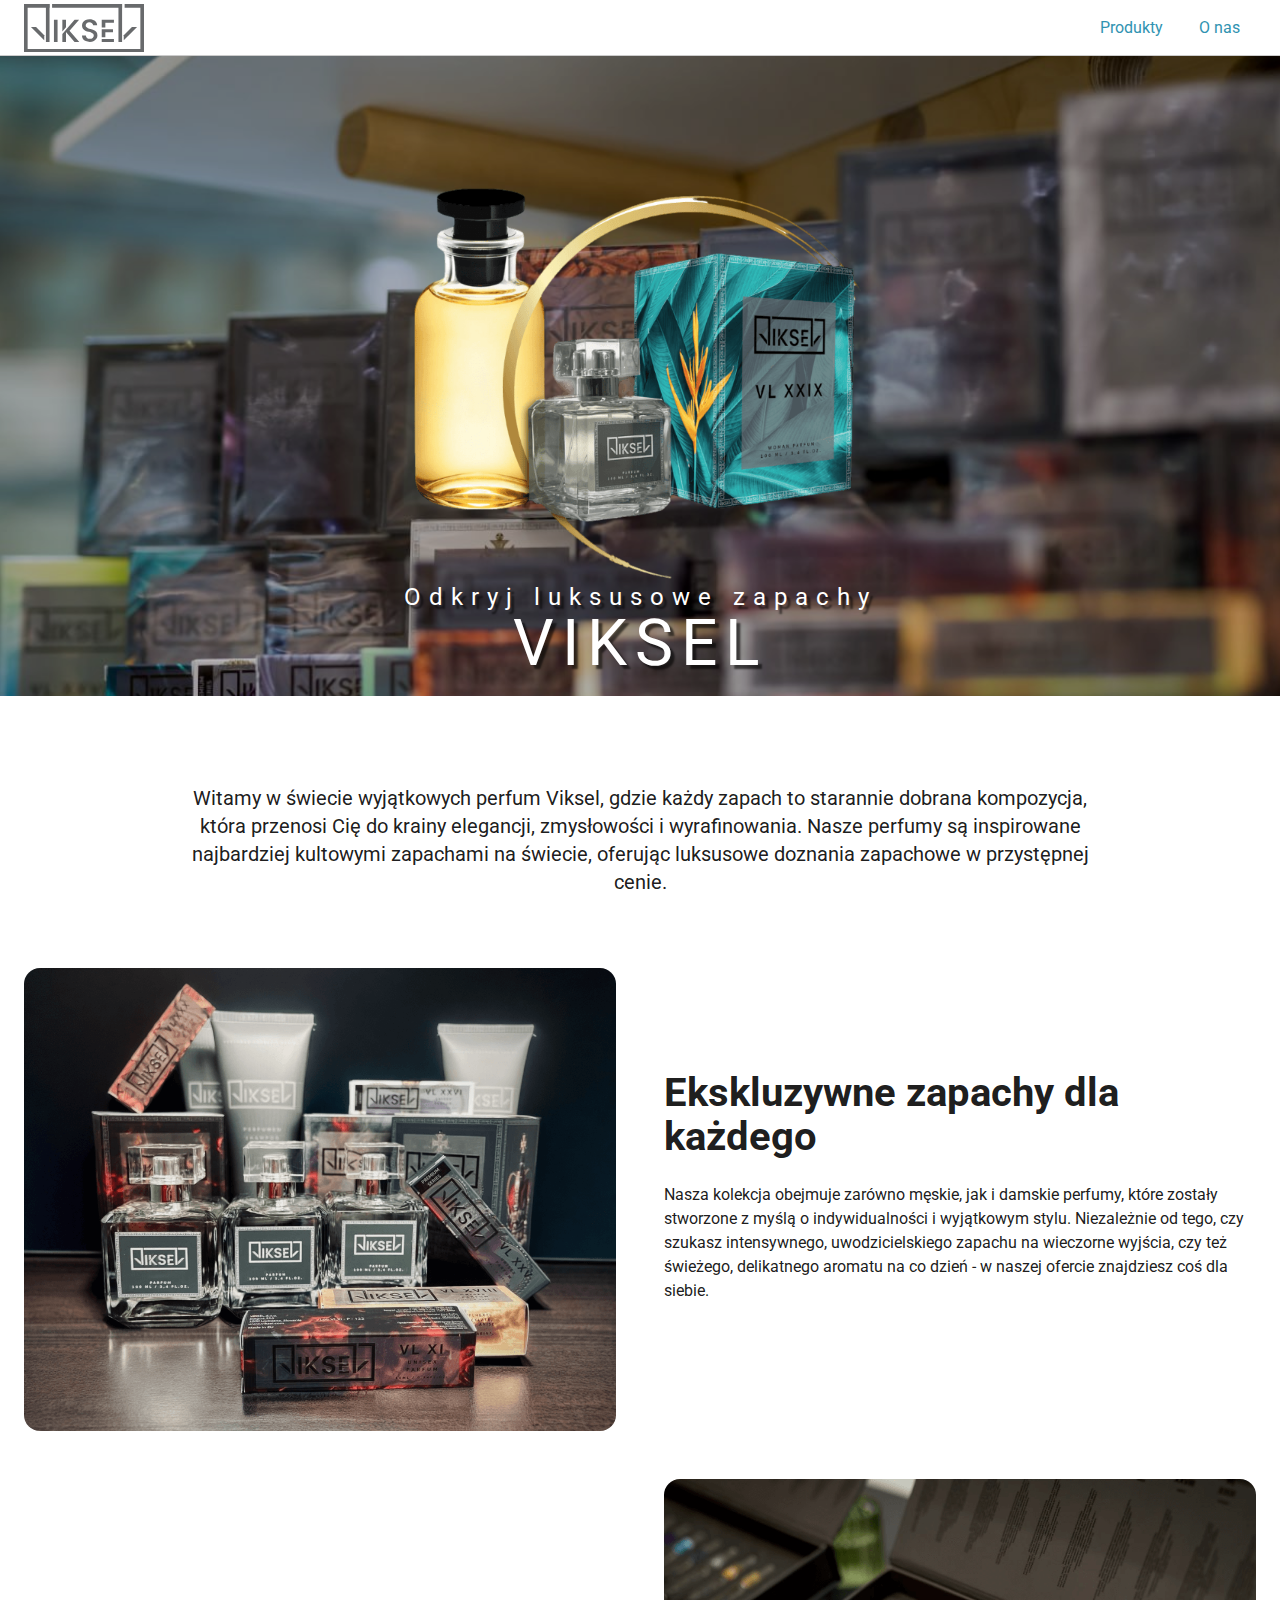
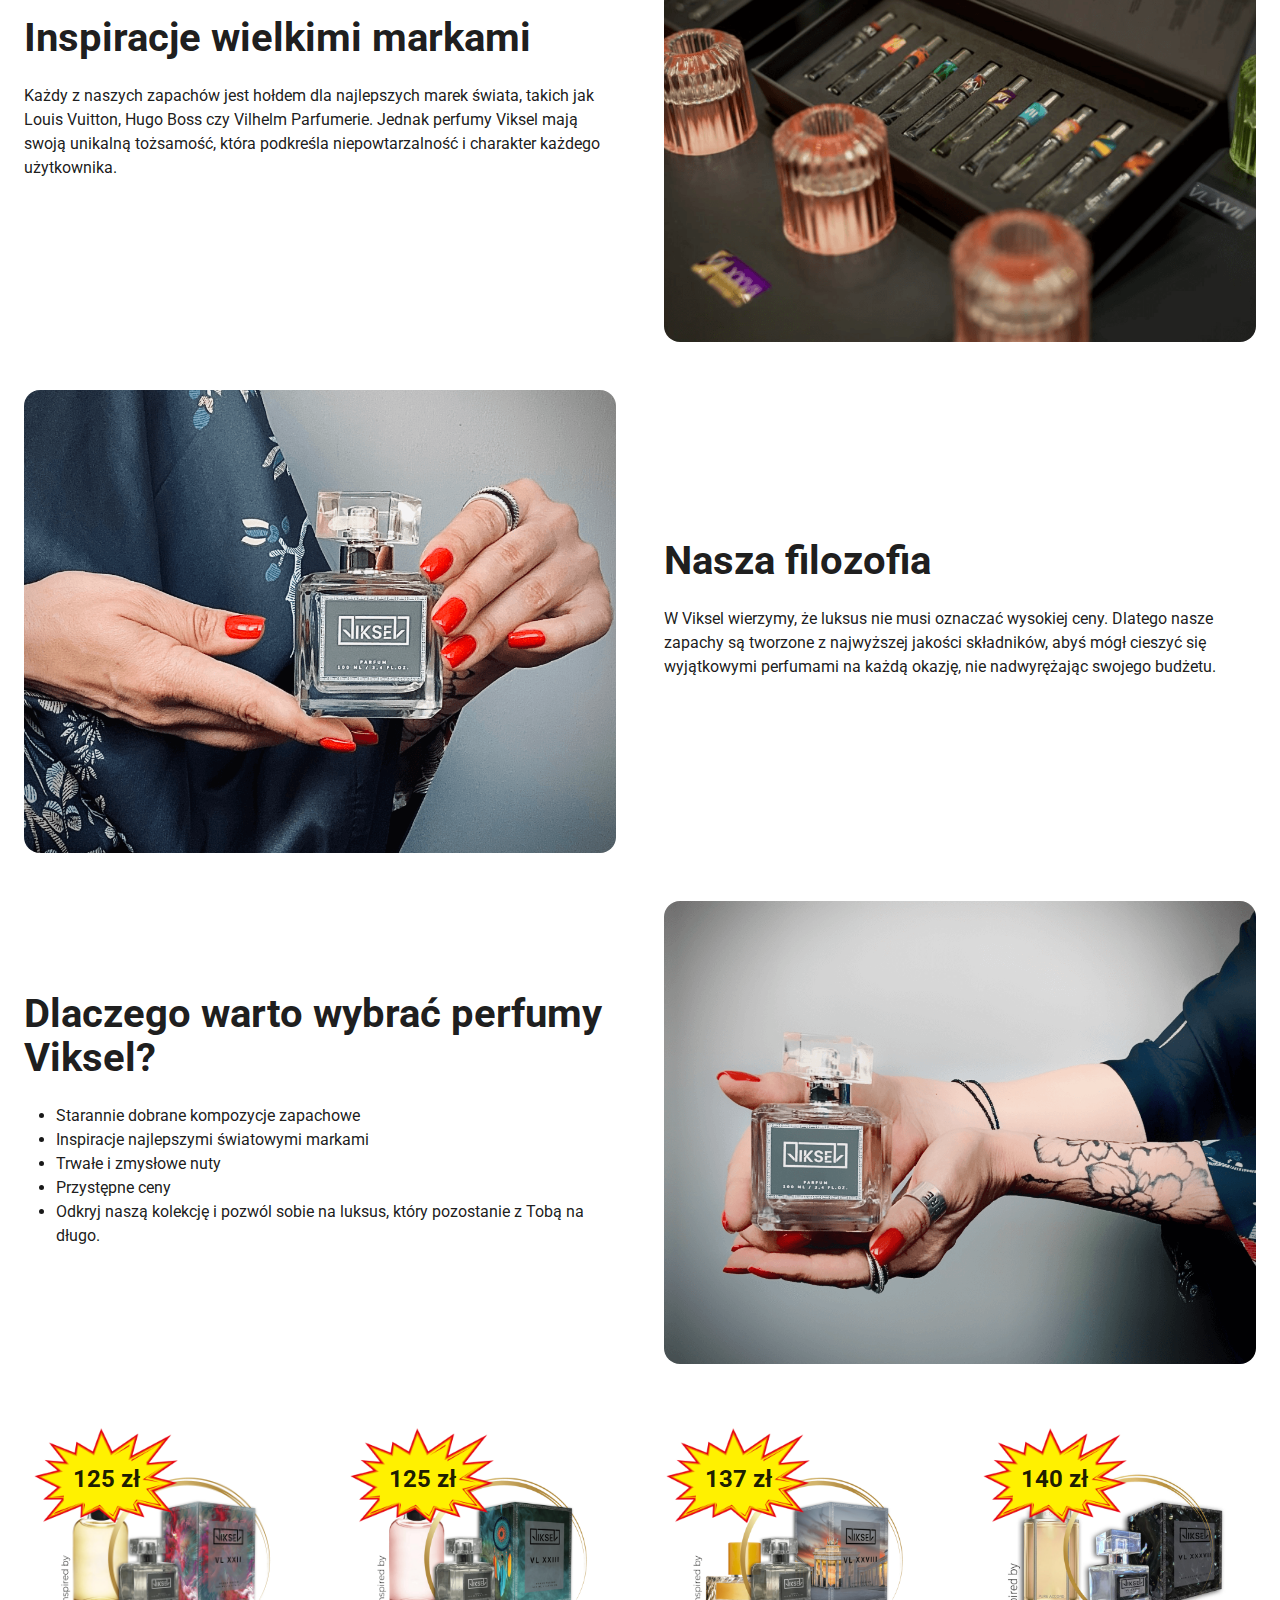
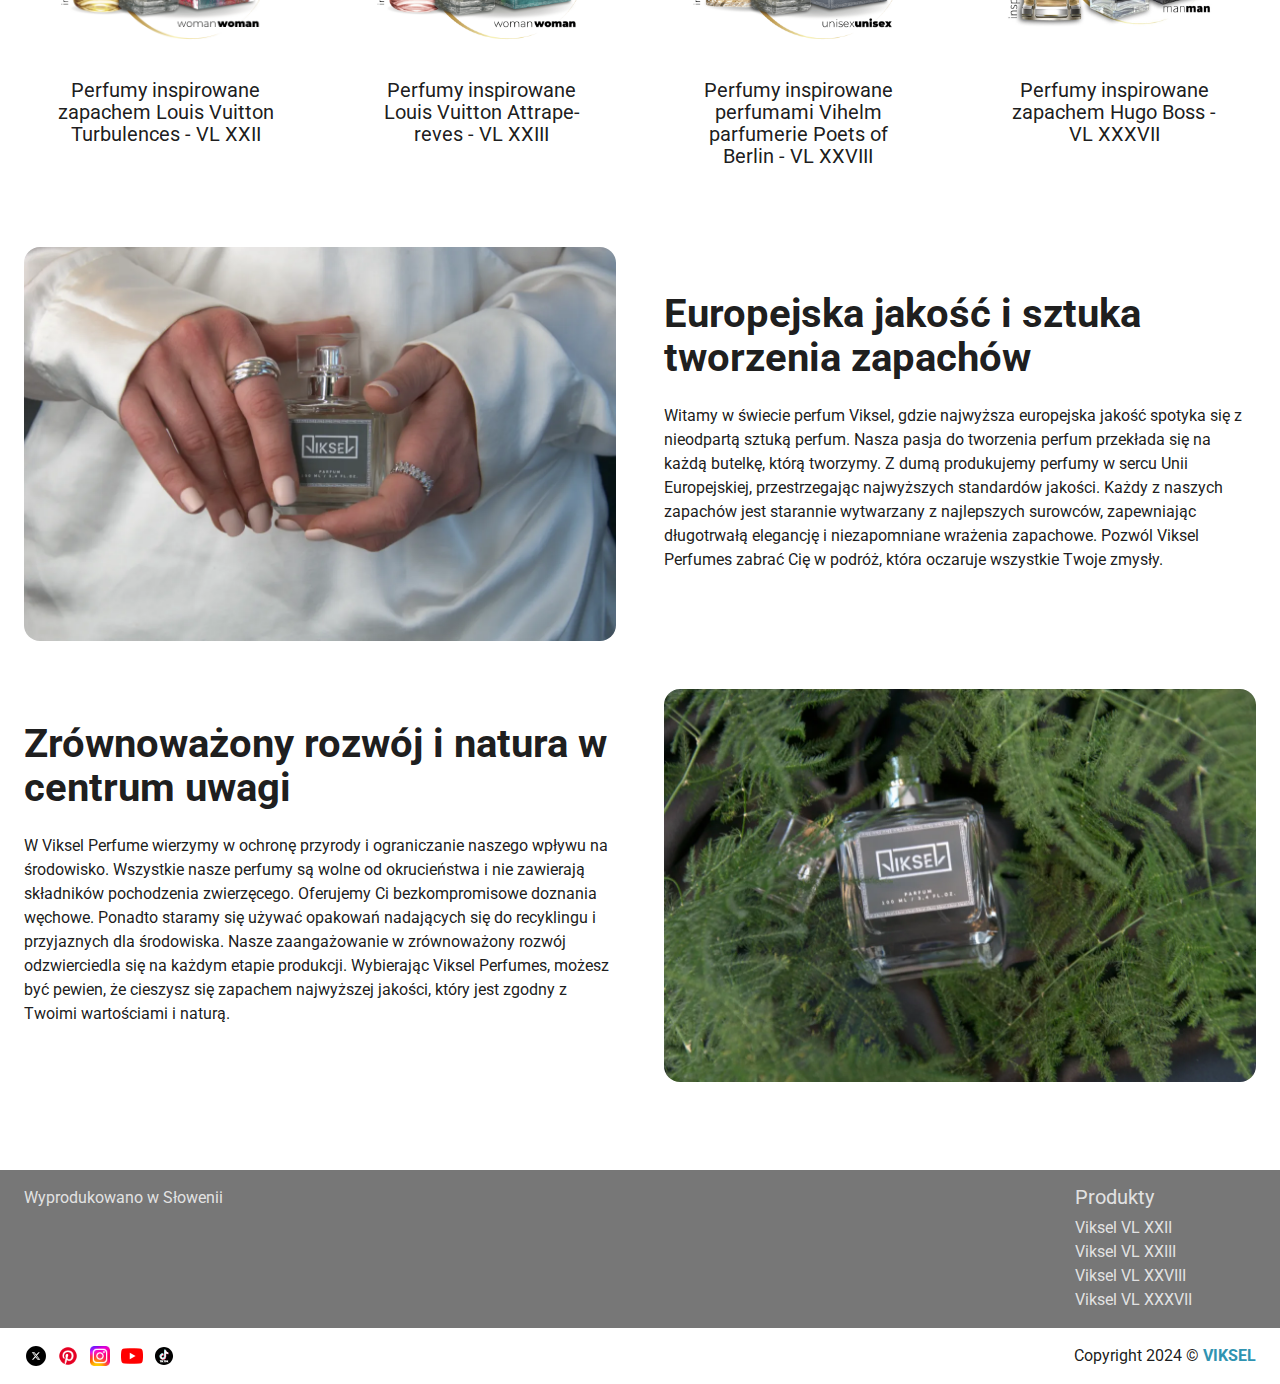
<file: index.html>
<!DOCTYPE html>
<html lang="pl">
  <head>
    <meta charset="UTF-8" />
    <meta name="viewport" content="width=device-width, initial-scale=1.0" />
    <title>Viksel w Polsce</title>
    <meta
      name="description"
      content="Viksel - luksusowe perfumy inspirowane najlepszymi światowymi zapachami. Odkryj naszą wyjątkową kolekcję dla kobiet i mężczyzn."
    />
    <meta
      name="keywords"
      content="Viksel, luksusowe perfumy, perfumy, zapachy dla kobiet i mężczyzn, ekskluzywne perfumy online, perfum, Perfumy Vikselm perfum Viksel, Viksel Perfume, Viksel w Polsce"
    />
    <!-- Styles -->
    <link rel="stylesheet" href="styles.css" type="text/css" media="all" />
    <link rel="apple-touch-icon" sizes="180x180" href="/apple-touch-icon.png" />
    <link rel="icon" type="image/png" sizes="32x32" href="/favicon-32x32.png" />
    <link rel="icon" type="image/png" sizes="16x16" href="/favicon-16x16.png" />
    <link rel="manifest" href="/site.webmanifest" />
    <link rel="mask-icon" href="/safari-pinned-tab.svg" color="#5bbad5" />
    <meta name="msapplication-TileColor" content="#da532c" />
    <meta name="theme-color" content="#ffffff" />
    <!-- Google tag (gtag.js) -->
    <script
      async
      src="https://www.googletagmanager.com/gtag/js?id=G-KKYJMCFBF2"
    ></script>
    <script>
      window.dataLayer = window.dataLayer || [];
      function gtag() {
        dataLayer.push(arguments);
      }

      gtag("js", new Date());

      gtag("config", "G-KKYJMCFBF2");
    </script>
    <script
      async
      src="https://pagead2.googlesyndication.com/pagead/js/adsbygoogle.js?client=ca-pub-0253913503679816"
      crossorigin="anonymous"
    ></script>
  </head>
  <body>
    <a class="skip-link screen-reader-text" href="#navigation"
      >Skip to navigation</a
    >
    <a class="skip-link screen-reader-text" href="#content">Skip to content</a>

    <div class="wrap">
      <header class="header">
        <a class="logo" href="/">Viksel w Polsce</a>
        <ul id="navigation" class="nav">
          <li>
            <a href="/products/" class="btn">Produkty</a>
          </li>
          <li><a href="/about-us/" class="btn">O nas</a></li>
        </ul>
      </header>
      <main>
        <div class="main-img">
          <div class="img-title">
            <h1><small>Odkryj luksusowe zapachy</small> VIKSEL</h1>
          </div>
        </div>
        <div id="content" role="main" class="content">
          <section class="section">
            <div class="centered_item">
              <p class="bigger centered">
                Witamy w świecie wyjątkowych perfum Viksel, gdzie każdy zapach
                to starannie dobrana kompozycja, która przenosi Cię do krainy
                elegancji, zmysłowości i wyrafinowania. Nasze perfumy są
                inspirowane najbardziej kultowymi zapachami na świecie, oferując
                luksusowe doznania zapachowe w przystępnej cenie.
              </p>
            </div>
          </section>
          <section class="section">
            <figure class="section-img">
              <a href="/products/" title="Perfumy Viksel"
                ><img
                  class="zoom"
                  src="mokker.png"
                  alt="Ekskluzywne zapachy dla każdego"
              /></a>
            </figure>
            <div class="item">
              <h2>Ekskluzywne zapachy dla każdego</h2>
              <p>
                Nasza kolekcja obejmuje zarówno męskie, jak i damskie perfumy,
                które zostały stworzone z myślą o indywidualności i wyjątkowym
                stylu. Niezależnie od tego, czy szukasz intensywnego,
                uwodzicielskiego zapachu na wieczorne wyjścia, czy też świeżego,
                delikatnego aromatu na co dzień - w naszej ofercie znajdziesz
                coś dla siebie.
              </p>
            </div>
          </section>
          <section class="section flex-reverse">
            <div class="item">
              <h2>Inspiracje wielkimi markami</h2>
              <p>
                Każdy z naszych zapachów jest hołdem dla najlepszych marek
                świata, takich jak Louis Vuitton, Hugo Boss czy Vilhelm
                Parfumerie. Jednak perfumy Viksel mają swoją unikalną tożsamość,
                która podkreśla niepowtarzalność i charakter każdego
                użytkownika.
              </p>
            </div>
            <figure class="section-img">
              <a href="/products/" title="Perfumy Viksel"
                ><img
                  class="zoom"
                  src="viksel.png"
                  alt="Inspiracje wielkimi markami"
              /></a>
            </figure>
          </section>
          <section class="section">
            <figure class="section-img">
              <a href="/products/" title="Perfumy Viksel"
                ><img class="zoom" src="viksel_2.png" alt="Nasza filozofia"
              /></a>
            </figure>
            <div class="item">
              <h2>Nasza filozofia</h2>
              <p>
                W Viksel wierzymy, że luksus nie musi oznaczać wysokiej ceny.
                Dlatego nasze zapachy są tworzone z najwyższej jakości
                składników, abyś mógł cieszyć się wyjątkowymi perfumami na każdą
                okazję, nie nadwyrężając swojego budżetu.
              </p>
            </div>
          </section>
          <section class="section flex-reverse">
            <div class="item">
              <h2>Dlaczego warto wybrać perfumy Viksel?</h2>
              <ul>
                <li>Starannie dobrane kompozycje zapachowe</li>
                <li>Inspiracje najlepszymi światowymi markami</li>
                <li>Trwałe i zmysłowe nuty</li>
                <li>Przystępne ceny</li>
                <li>
                  Odkryj naszą kolekcję i pozwól sobie na luksus, który
                  pozostanie z Tobą na długo.
                </li>
              </ul>
            </div>
            <figure class="section-img">
              <a href="/products/" title="Perfumy Viksel"
                ><img
                  class="zoom"
                  src="viksel_3.png"
                  alt="Dlaczego warto wybrać perfumy Viksel?"
              /></a>
            </figure>
          </section>
          <!--  -->
          <section class="products">
            <a
              class="product-card"
              title="Viksel VL XXII"
              href="/products/xxii/"
            >
              <figure>
                <img src="../XXII.png" alt="Viksel VL XXII" />
              </figure>
              <h2>
                Perfumy inspirowane zapachem Louis Vuitton Turbulences - VL XXII
              </h2>
              <span class="price-label">125 zł</span>
            </a>
            <a
              class="product-card"
              title="Viksel VL XXIII"
              href="/products/xxiii/"
            >
              <figure>
                <img src="../XXIII.png" alt="Viksel VL XXIII" />
              </figure>
              <h2>
                Perfumy inspirowane Louis Vuitton Attrape-reves - VL XXIII
              </h2>
              <span class="price-label">125 zł</span>
            </a>
            <a
              class="product-card"
              title="Viksel VL XXVIII"
              href="/products/xxviii/"
            >
              <figure>
                <img src="../XXVIII.png" alt="Viksel VL XXVIII" />
              </figure>
              <h2>
                Perfumy inspirowane perfumami Vihelm parfumerie Poets of Berlin
                - VL XXVIII
              </h2>
              <span class="price-label">137 zł</span>
            </a>
            <a
              class="product-card"
              title="Viksel VL XXXVII"
              href="/products/xxxvii/"
            >
              <figure>
                <img src="../XXXVII.jpg" alt="Viksel VL XXXVII" />
              </figure>
              <h2>Perfumy inspirowane zapachem Hugo Boss - VL XXXVII</h2>
              <span class="price-label">140 zł</span>
            </a>
          </section>
          <!--  -->
          <section class="section">
            <figure class="section-img">
              <a href="/products/" title="Perfumy Viksel"
                ><img
                  class="zoom"
                  src="viksel-parfemi.webp"
                  alt="Europejska jakość i sztuka tworzenia zapachów"
              /></a>
            </figure>
            <div class="item">
              <h2>Europejska jakość i sztuka tworzenia zapachów</h2>
              <p>
                Witamy w świecie perfum Viksel, gdzie najwyższa europejska
                jakość spotyka się z nieodpartą sztuką perfum. Nasza pasja do
                tworzenia perfum przekłada się na każdą butelkę, którą tworzymy.
                Z dumą produkujemy perfumy w sercu Unii Europejskiej,
                przestrzegając najwyższych standardów jakości. Każdy z naszych
                zapachów jest starannie wytwarzany z najlepszych surowców,
                zapewniając długotrwałą elegancję i niezapomniane wrażenia
                zapachowe. Pozwól Viksel Perfumes zabrać Cię w podróż, która
                oczaruje wszystkie Twoje zmysły.
              </p>
            </div>
          </section>
          <section class="section flex-reverse">
            <div class="item">
              <h2>Zrównoważony rozwój i natura w centrum uwagi</h2>
              <p>
                W Viksel Perfume wierzymy w ochronę przyrody i ograniczanie
                naszego wpływu na środowisko. Wszystkie nasze perfumy są wolne
                od okrucieństwa i nie zawierają składników pochodzenia
                zwierzęcego. Oferujemy Ci bezkompromisowe doznania węchowe.
                Ponadto staramy się używać opakowań nadających się do recyklingu
                i przyjaznych dla środowiska. Nasze zaangażowanie w zrównoważony
                rozwój odzwierciedla się na każdym etapie produkcji. Wybierając
                Viksel Perfumes, możesz być pewien, że cieszysz się zapachem
                najwyższej jakości, który jest zgodny z Twoimi wartościami i
                naturą.
              </p>
            </div>
            <figure class="section-img">
              <a href="/products/" title="Perfumy Viksel"
                ><img
                  class="zoom"
                  src="viksel-parfemi-100ml.webp"
                  alt="Zrównoważony rozwój i natura w centrum uwagi"
              /></a>
            </figure>
          </section>
        </div>
        <footer id="footer" class="footer-wrapper">
          <div class="footer dark-footer between">
            <div class="textwidget">
              <p>Wyprodukowano w Słowenii</p>
            </div>
            <div class="textwidget">
              <h3>Produkty</h3>
              <ul>
                <li>
                  <a
                    href="/products/xxii/"
                    title="Perfumy inspirowane zapachem Louis Vuitton Turbulences"
                    >Viksel VL XXII</a
                  >
                </li>
                <li>
                  <a
                    href="/products/xxiii/"
                    title="Perfumy inspirowane twórczością Louis Vuitton Attrape-Rêves"
                    >Viksel VL XXIII</a
                  >
                </li>
                <li>
                  <a
                    href="/products/xxviii/"
                    title="Perfumy inspirowane perfumami Vilhelm Parfumerie Poets of Berlin"
                    >Viksel VL XXVIII</a
                  >
                </li>
                <li>
                  <a
                    href="/products/xxxvii/"
                    title="Perfumy inspirowane zapachem Hugo Boss"
                    >Viksel VL XXXVII</a
                  >
                </li>
              </ul>
            </div>
          </div>
          <div class="footer light-footer">
            <ul>
              <li>
                <a
                  target="_blank"
                  class="social x"
                  href="https://x.com/Old_Perfumer"
                  title="X Old Perfumer"
                >
                  <img src="/x.svg" alt="X Old Perfumer" />
                </a>
              </li>
              <li>
                <a
                  target="_blank"
                  class="social pinterest"
                  href="https://www.pinterest.com/vikselpl/"
                  title="Pinterest Viksel w Polsce"
                >
                  <img src="/pinterest.png" alt="pinterest" />
                </a>
              </li>
              <li>
                <a
                  target="_blank"
                  class="social insta"
                  href="https://www.instagram.com/viksel_w_polsce/"
                  title="Instagram Viksel w Polsce"
                >
                  <img src="/insta.png" alt="Instagram Viksel w Polsce" />
                </a>
              </li>
              <li>
                <a
                  target="_blank"
                  class="social youtube"
                  title="YouTube Old Perfumer"
                  href="https://www.youtube.com/channel/UCSzr4kF8k4hU25FbCslVG5Q"
                  ><img src="/youtube.png" alt="YouTube Old Perfumer"
                /></a>
              </li>
              <li>
                <a
                  target="_blank"
                  class="social tiktok"
                  title="TikTok Old Perfumer"
                  href="https://www.tiktok.com/@oldperfumer"
                  ><img src="/tiktok.svg" alt="TikTok Old Perfumer"
                /></a>
              </li>
            </ul>
            <div class="copyright-footer">
              Copyright 2024 ©
              <strong
                ><a href="https://viksel.com/" target="_blank" rel="nofollow"
                  >VIKSEL</a
                ></strong
              >
            </div>
          </div>
        </footer>
      </main>
    </div>
  </body>
</html>
</file>
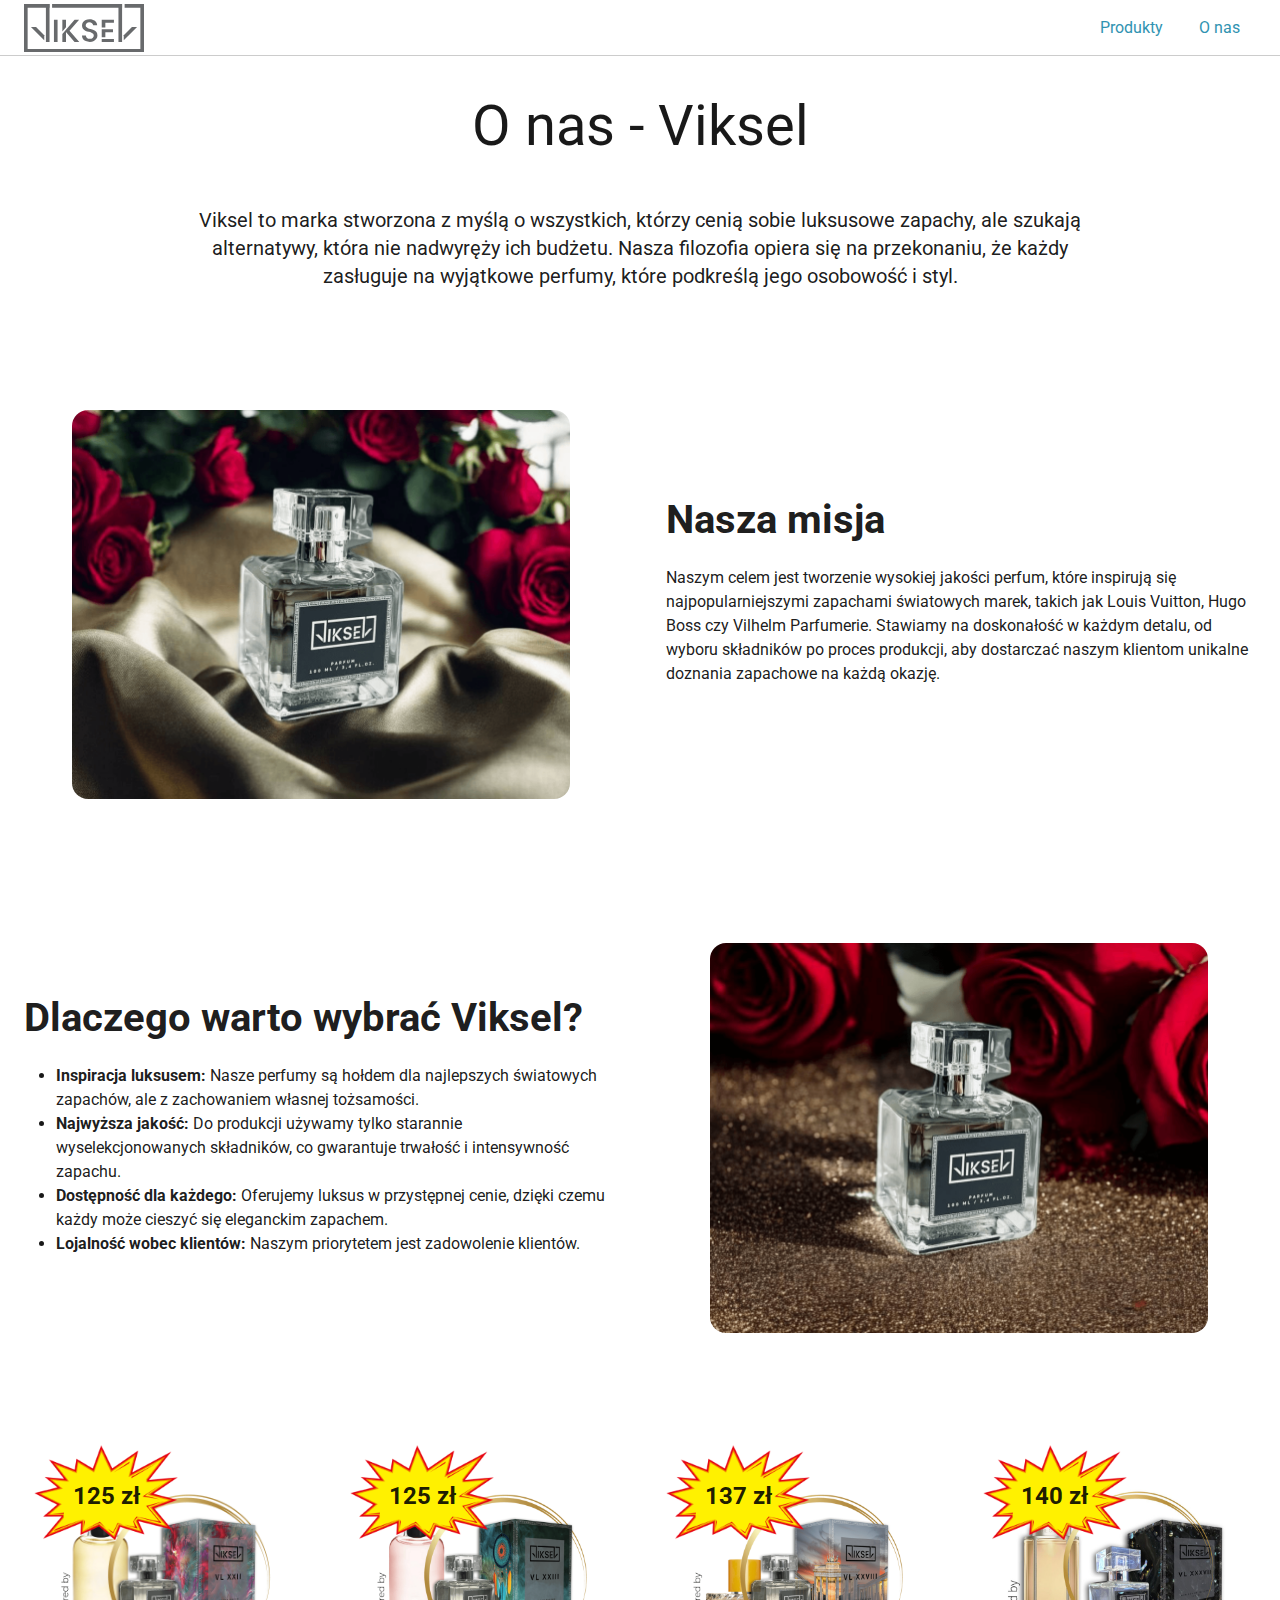
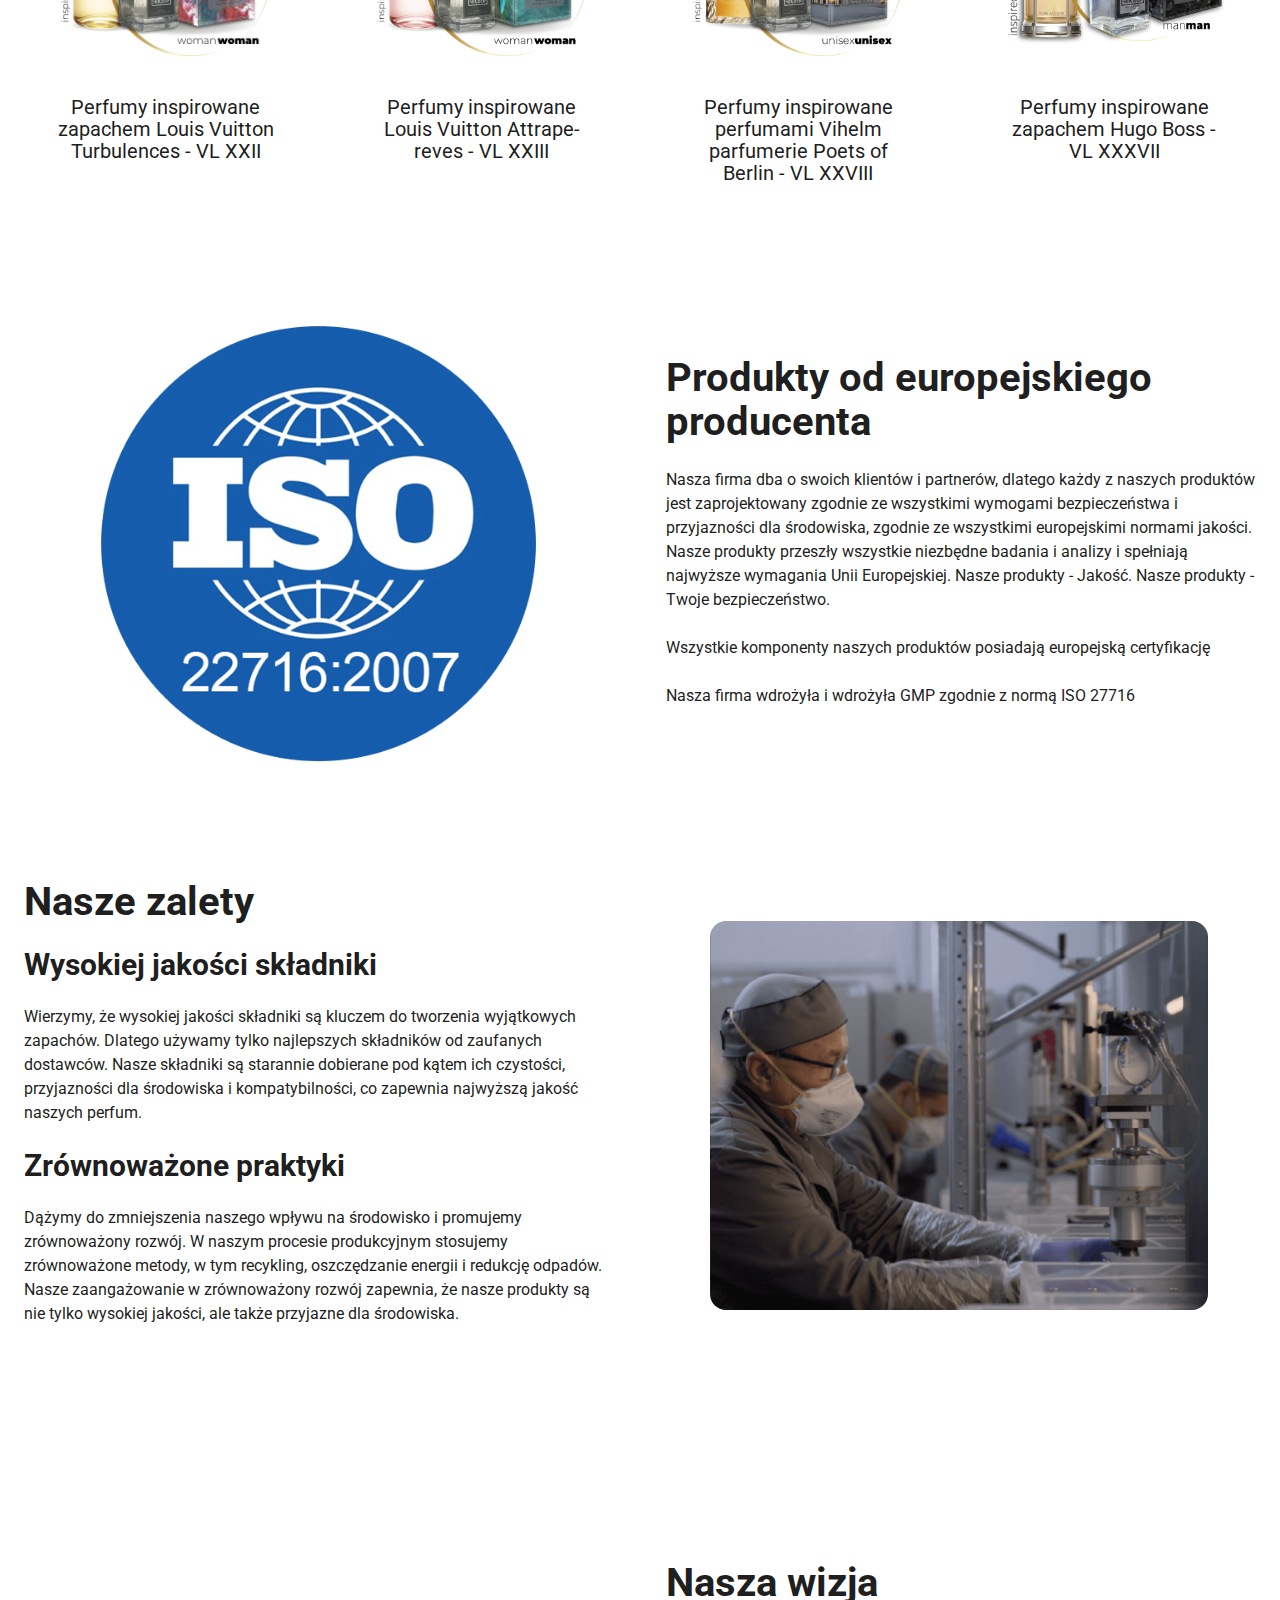
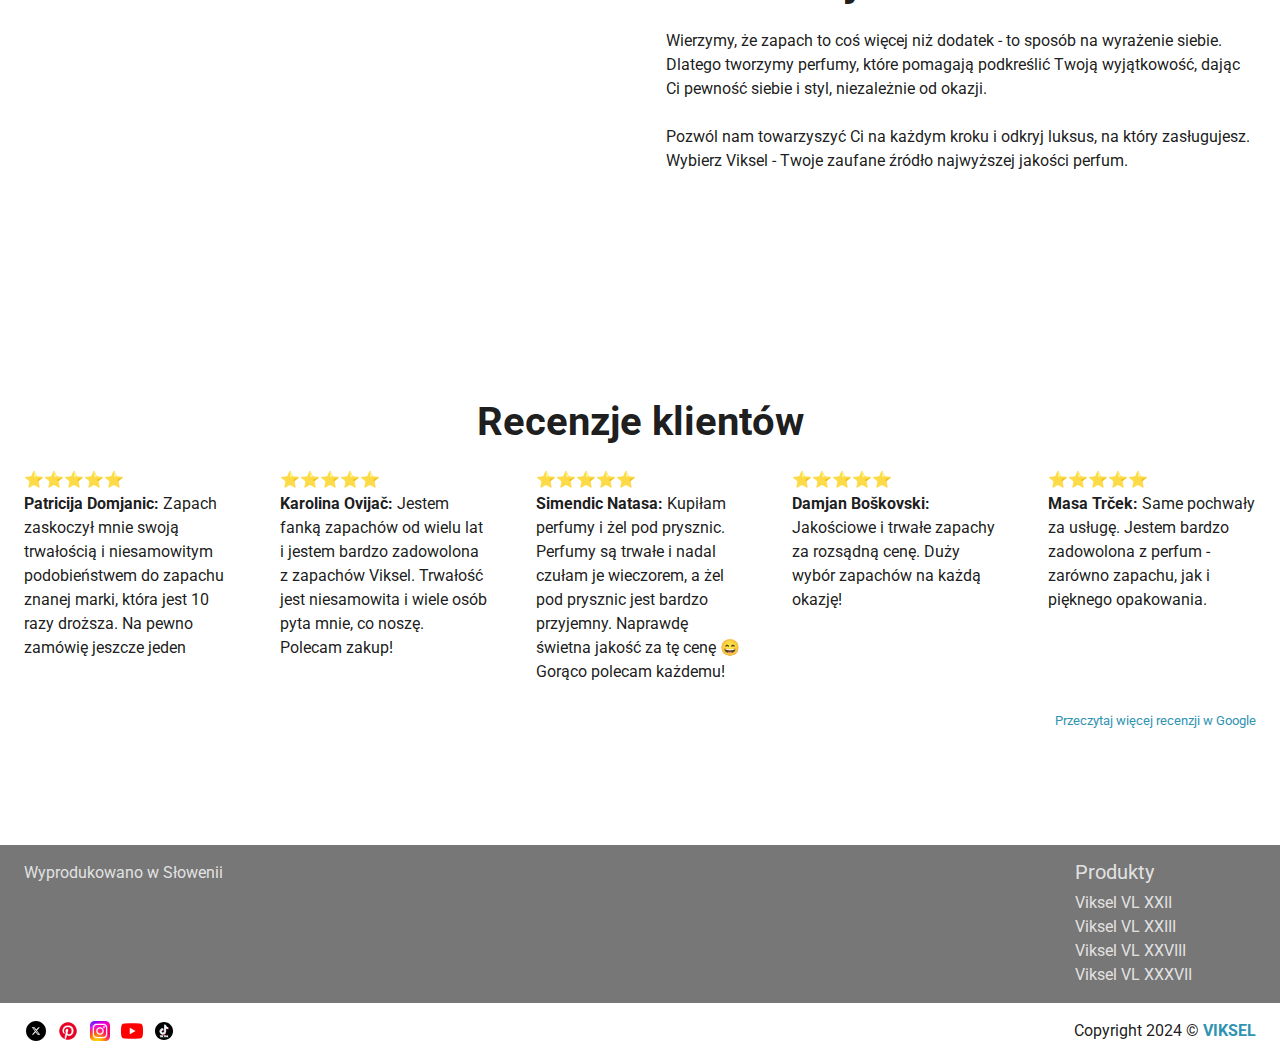
<file: about-us/index.html>
<!DOCTYPE html>
<html lang="pl">
  <head>
    <meta charset="UTF-8" />
    <meta name="viewport" content="width=device-width, initial-scale=1.0" />
    <title>Viksel w Polsce - O nas</title>
    <meta
      name="description"
      content="Dowiedz się więcej o Viksel - marce luksusowych perfum inspirowanych światowymi zapachami. Nasza misja to oferowanie najwyższej jakości zapachów w przystępnych cenach."
    />
    <meta
      name="keywords"
      content="Viksel w Polsce, Viksel, perfum, perfum Viksel, Viksel Perfume, ISO 27716, iso, viksel recenzje, recenzje"
    />
    <!-- Styles -->
    <link rel="stylesheet" href="../styles.css" type="text/css" media="all" />

    <link rel="apple-touch-icon" sizes="180x180" href="/apple-touch-icon.png" />
    <link rel="icon" type="image/png" sizes="32x32" href="/favicon-32x32.png" />
    <link rel="icon" type="image/png" sizes="16x16" href="/favicon-16x16.png" />
    <link rel="manifest" href="/site.webmanifest" />
    <link rel="mask-icon" href="/safari-pinned-tab.svg" color="#5bbad5" />
    <meta name="msapplication-TileColor" content="#da532c" />
    <meta name="theme-color" content="#ffffff" />
    <!-- Google tag (gtag.js) -->
    <script
      async
      src="https://www.googletagmanager.com/gtag/js?id=G-KKYJMCFBF2"
    ></script>
    <script>
      window.dataLayer = window.dataLayer || [];
      function gtag() {
        dataLayer.push(arguments);
      }

      gtag("js", new Date());

      gtag("config", "G-KKYJMCFBF2");
    </script>
    <script
      async
      src="https://pagead2.googlesyndication.com/pagead/js/adsbygoogle.js?client=ca-pub-0253913503679816"
      crossorigin="anonymous"
    ></script>
  </head>
  <body>
    <a class="skip-link screen-reader-text" href="#navigation"
      >Skip to navigation</a
    >
    <a class="skip-link screen-reader-text" href="#content">Skip to content</a>

    <div class="wrap">
      <header class="header">
        <a class="logo" href="/">Viksel w Polsce</a>
        <ul id="navigation" class="nav">
          <li>
            <a href="/products/" class="btn">Produkty</a>
          </li>
          <li><a href="/about-us/" class="btn">O nas</a></li>
        </ul>
      </header>
      <main>
        <div id="content" role="main" class="content">
          <h1 class="centered">O nas - Viksel</h1>
          <section class="section">
            <div class="centered_item">
              <p class="bigger centered">
                Viksel to marka stworzona z myślą o wszystkich, którzy cenią
                sobie luksusowe zapachy, ale szukają alternatywy, która nie
                nadwyręży ich budżetu. Nasza filozofia opiera się na
                przekonaniu, że każdy zasługuje na wyjątkowe perfumy, które
                podkreślą jego osobowość i styl.
              </p>
            </div>
          </section>
          <!--  -->
          <section class="section">
            <figure class="section-img img-p">
              <a href="/products/" title="Perfumy Viksel"
                ><img class="zoom" src="../viksel_8.png" alt="Nasza misja"
              /></a>
            </figure>
            <div class="item">
              <h2>Nasza misja</h2>
              <p>
                Naszym celem jest tworzenie wysokiej jakości perfum, które
                inspirują się najpopularniejszymi zapachami światowych marek,
                takich jak Louis Vuitton, Hugo Boss czy Vilhelm Parfumerie.
                Stawiamy na doskonałość w każdym detalu, od wyboru składników po
                proces produkcji, aby dostarczać naszym klientom unikalne
                doznania zapachowe na każdą okazję.
              </p>
            </div>
          </section>
          <section class="section flex-reverse">
            <div class="item">
              <h2>Dlaczego warto wybrać Viksel?</h2>
              <ul>
                <li>
                  <strong>Inspiracja luksusem:</strong> Nasze perfumy są hołdem
                  dla najlepszych światowych zapachów, ale z zachowaniem własnej
                  tożsamości.
                </li>
                <li>
                  <strong>Najwyższa jakość:</strong> Do produkcji używamy tylko
                  starannie wyselekcjonowanych składników, co gwarantuje
                  trwałość i intensywność zapachu.
                </li>
                <li>
                  <strong>Dostępność dla każdego:</strong> Oferujemy luksus w
                  przystępnej cenie, dzięki czemu każdy może cieszyć się
                  eleganckim zapachem.
                </li>
                <li>
                  <strong>Lojalność wobec klientów:</strong> Naszym priorytetem
                  jest zadowolenie klientów.
                </li>
              </ul>
            </div>
            <figure class="section-img img-p">
              <a href="/products/" title="Perfumy Viksel"
                ><img
                  class="zoom"
                  src="../viksel_9.png"
                  alt="Dlaczego warto wybrać Viksel"
              /></a>
            </figure>
          </section>
          <!--  -->
          <section class="products">
            <a
              class="product-card"
              title="Viksel VL XXII"
              href="/products/xxii/"
            >
              <figure>
                <img src="../XXII.png" alt="Viksel VL XXII" />
              </figure>
              <h2>
                Perfumy inspirowane zapachem Louis Vuitton Turbulences - VL XXII
              </h2>
              <span class="price-label">125 zł</span>
            </a>
            <a
              class="product-card"
              title="Viksel VL XXIII"
              href="/products/xxiii/"
            >
              <figure>
                <img src="../XXIII.png" alt="Viksel VL XXIII" />
              </figure>
              <h2>
                Perfumy inspirowane Louis Vuitton Attrape-reves - VL XXIII
              </h2>
              <span class="price-label">125 zł</span>
            </a>
            <a
              class="product-card"
              title="Viksel VL XXVIII"
              href="/products/xxviii/"
            >
              <figure>
                <img src="../XXVIII.png" alt="Viksel VL XXVIII" />
              </figure>
              <h2>
                Perfumy inspirowane perfumami Vihelm parfumerie Poets of Berlin
                - VL XXVIII
              </h2>
              <span class="price-label">137 zł</span>
            </a>
            <a
              class="product-card"
              title="Viksel VL XXXVII"
              href="/products/xxxvii/"
            >
              <figure>
                <img src="../XXXVII.jpg" alt="Viksel VL XXXVII" />
              </figure>
              <h2>Perfumy inspirowane zapachem Hugo Boss - VL XXXVII</h2>
              <span class="price-label">140 zł</span>
            </a>
          </section>
          <!--  -->
          <section class="section">
            <figure class="section-img img-p">
              <img class="zoom" src="../iso.png" alt="ISO 27716" />
            </figure>
            <div class="item">
              <h2>Produkty od europejskiego producenta</h2>
              <p>
                Nasza firma dba o swoich klientów i partnerów, dlatego każdy z
                naszych produktów jest zaprojektowany zgodnie ze wszystkimi
                wymogami bezpieczeństwa i przyjazności dla środowiska, zgodnie
                ze wszystkimi europejskimi normami jakości. Nasze produkty
                przeszły wszystkie niezbędne badania i analizy i spełniają
                najwyższe wymagania Unii Europejskiej. Nasze produkty - Jakość.
                Nasze produkty - Twoje bezpieczeństwo.
              </p>
              <p>
                Wszystkie komponenty naszych produktów posiadają europejską
                certyfikację
              </p>
              <p>
                Nasza firma wdrożyła i wdrożyła GMP zgodnie z normą ISO 27716
              </p>
            </div>
          </section>
          <section class="section flex-reverse">
            <div class="item">
              <h2>Nasze zalety</h2>
              <h3>Wysokiej jakości składniki</h3>
              <p>
                Wierzymy, że wysokiej jakości składniki są kluczem do tworzenia
                wyjątkowych zapachów. Dlatego używamy tylko najlepszych
                składników od zaufanych dostawców. Nasze składniki są starannie
                dobierane pod kątem ich czystości, przyjazności dla środowiska i
                kompatybilności, co zapewnia najwyższą jakość naszych perfum.
              </p>
              <h3>Zrównoważone praktyki</h3>
              <p>
                Dążymy do zmniejszenia naszego wpływu na środowisko i promujemy
                zrównoważony rozwój. W naszym procesie produkcyjnym stosujemy
                zrównoważone metody, w tym recykling, oszczędzanie energii i
                redukcję odpadów. Nasze zaangażowanie w zrównoważony rozwój
                zapewnia, że ​​nasze produkty są nie tylko wysokiej jakości, ale
                także przyjazne dla środowiska.
              </p>
            </div>
            <figure class="section-img img-p">
              <img class="zoom" src="../about.png" alt="Nasze zalety" />
            </figure>
          </section>
          <section class="section">
            <figure class="section-img img-p">
              <iframe
                width="560"
                height="450"
                src="https://www.youtube.com/embed/dtFV4KOhIsU?si=DPX0tAiOylVxUiXk"
                title="YouTube Old Perfumer Viksel"
                frameborder="0"
                allow="accelerometer; autoplay; clipboard-write; encrypted-media; gyroscope; picture-in-picture; web-share"
                referrerpolicy="strict-origin-when-cross-origin"
                allowfullscreen
              ></iframe>
            </figure>
            <div class="item">
              <h2>Nasza wizja</h2>
              <p>
                Wierzymy, że zapach to coś więcej niż dodatek - to sposób na
                wyrażenie siebie. Dlatego tworzymy perfumy, które pomagają
                podkreślić Twoją wyjątkowość, dając Ci pewność siebie i styl,
                niezależnie od okazji.
              </p>
              <p>
                Pozwól nam towarzyszyć Ci na każdym kroku i odkryj luksus, na
                który zasługujesz. Wybierz Viksel - Twoje zaufane źródło
                najwyższej jakości perfum.
              </p>
            </div>
          </section>
          <section class="reviews">
            <h2 class="centered">Recenzje klientów</h2>
            <div class="reviews-row">
              <div class="review">
                <span>⭐⭐⭐⭐⭐</span>
                <p>
                  <strong>Patricija Domjanic:</strong> Zapach zaskoczył mnie
                  swoją trwałością i niesamowitym podobieństwem do zapachu
                  znanej marki, która jest 10 razy droższa. Na pewno zamówię
                  jeszcze jeden
                </p>
              </div>
              <div class="review">
                <span>⭐⭐⭐⭐⭐</span>
                <p>
                  <strong>Karolina Ovijač:</strong> Jestem fanką zapachów od
                  wielu lat i jestem bardzo zadowolona z zapachów Viksel.
                  Trwałość jest niesamowita i wiele osób pyta mnie, co noszę.
                  Polecam zakup!
                </p>
              </div>
              <div class="review">
                <span>⭐⭐⭐⭐⭐</span>
                <p>
                  <strong>Simendic Natasa:</strong> Kupiłam perfumy i żel pod
                  prysznic. Perfumy są trwałe i nadal czułam je wieczorem, a żel
                  pod prysznic jest bardzo przyjemny. Naprawdę świetna jakość za
                  tę cenę 😄 Gorąco polecam każdemu!
                </p>
              </div>
              <div class="review">
                <span>⭐⭐⭐⭐⭐</span>
                <p>
                  <strong>Damjan Boškovski:</strong> Jakościowe i trwałe zapachy
                  za rozsądną cenę. Duży wybór zapachów na każdą okazję!
                </p>
              </div>
              <div class="review">
                <span>⭐⭐⭐⭐⭐</span>
                <p>
                  <strong>Masa Trček:</strong> Same pochwały za usługę. Jestem
                  bardzo zadowolona z perfum - zarówno zapachu, jak i pięknego
                  opakowania.
                </p>
              </div>
            </div>
            <p class="right-align">
              <small>
                <a
                  href="https://www.google.com/search?sa=X&hl=en-SI&sca_esv=7714a799c7b8016b&cs=1&tbm=lcl&sxsrf=ADLYWIJOWIzDX2thVyDf8TmzpMDhvzzjaw:1724240742965&q=Viksel+Reviews&rflfq=1&num=20&stick=H4sIAAAAAAAAAONgkxIxNDcyNjIwMzUyNzY2tLA0NTY1MN7AyPiKkS8sM7s4NUchKLUsM7W8eBErmgAAi5ZbTD0AAAA&rldimm=17232065273318953503&ved=2ahUKEwj1kfengYaIAxVQ87sIHb7PF9sQ9fQKegQIOhAF&biw=2560&bih=1271&dpr=1.5#lkt=LocalPoiReviews"
                  target="_blank"
                >
                  Przeczytaj więcej recenzji w Google
                </a>
              </small>
            </p>
          </section>
        </div>
        <footer id="footer" class="footer-wrapper">
          <div class="footer dark-footer between">
            <div class="textwidget">
              <p>Wyprodukowano w Słowenii</p>
            </div>
            <div class="textwidget">
              <h3>Produkty</h3>
              <ul>
                <li>
                  <a
                    href="/products/xxii/"
                    title="Perfumy inspirowane zapachem Louis Vuitton Turbulences"
                    >Viksel VL XXII</a
                  >
                </li>
                <li>
                  <a
                    href="/products/xxiii/"
                    title="Perfumy inspirowane twórczością Louis Vuitton Attrape-Rêves"
                    >Viksel VL XXIII</a
                  >
                </li>
                <li>
                  <a
                    href="/products/xxviii/"
                    title="Perfumy inspirowane perfumami Vilhelm Parfumerie Poets of Berlin"
                    >Viksel VL XXVIII</a
                  >
                </li>
                <li>
                  <a
                    href="/products/xxxvii/"
                    title="Perfumy inspirowane zapachem Hugo Boss"
                    >Viksel VL XXXVII</a
                  >
                </li>
              </ul>
            </div>
          </div>
          <div class="footer light-footer">
            <ul>
              <li>
                <a
                  target="_blank"
                  class="social x"
                  href="https://x.com/Old_Perfumer"
                  title="X Old Perfumer"
                >
                  <img src="/x.svg" alt="X Old Perfumer" />
                </a>
              </li>
              <li>
                <a
                  target="_blank"
                  class="social pinterest"
                  href="https://www.pinterest.com/vikselpl/"
                  title="Pinterest Viksel w Polsce"
                  ><img src="/pinterest.png" alt="pinterest"
                /></a>
              </li>
              <li>
                <a
                  target="_blank"
                  class="social insta"
                  href="https://www.instagram.com/viksel_w_polsce/"
                  title="Instagram Viksel w Polsce"
                >
                  <img src="/insta.png" alt="Instagram Viksel w Polsce" />
                </a>
              </li>
              <li>
                <a
                  target="_blank"
                  class="social youtube"
                  title="YouTube Old Perfumer"
                  href="https://www.youtube.com/channel/UCSzr4kF8k4hU25FbCslVG5Q"
                  ><img src="/youtube.png" alt="YouTube Old Perfumer"
                /></a>
              </li>
              <li>
                <a
                  target="_blank"
                  class="social tiktok"
                  title="TikTok Old Perfumer"
                  href="https://www.tiktok.com/@oldperfumer"
                  ><img src="/tiktok.svg" alt="TikTok Old Perfumer"
                /></a>
              </li>
            </ul>
            <div class="copyright-footer">
              Copyright 2024 ©
              <strong
                ><a href="https://viksel.com/" target="_blank" rel="nofollow"
                  >VIKSEL</a
                ></strong
              >
            </div>
          </div>
        </footer>
      </main>
    </div>
  </body>
</html>
</file>
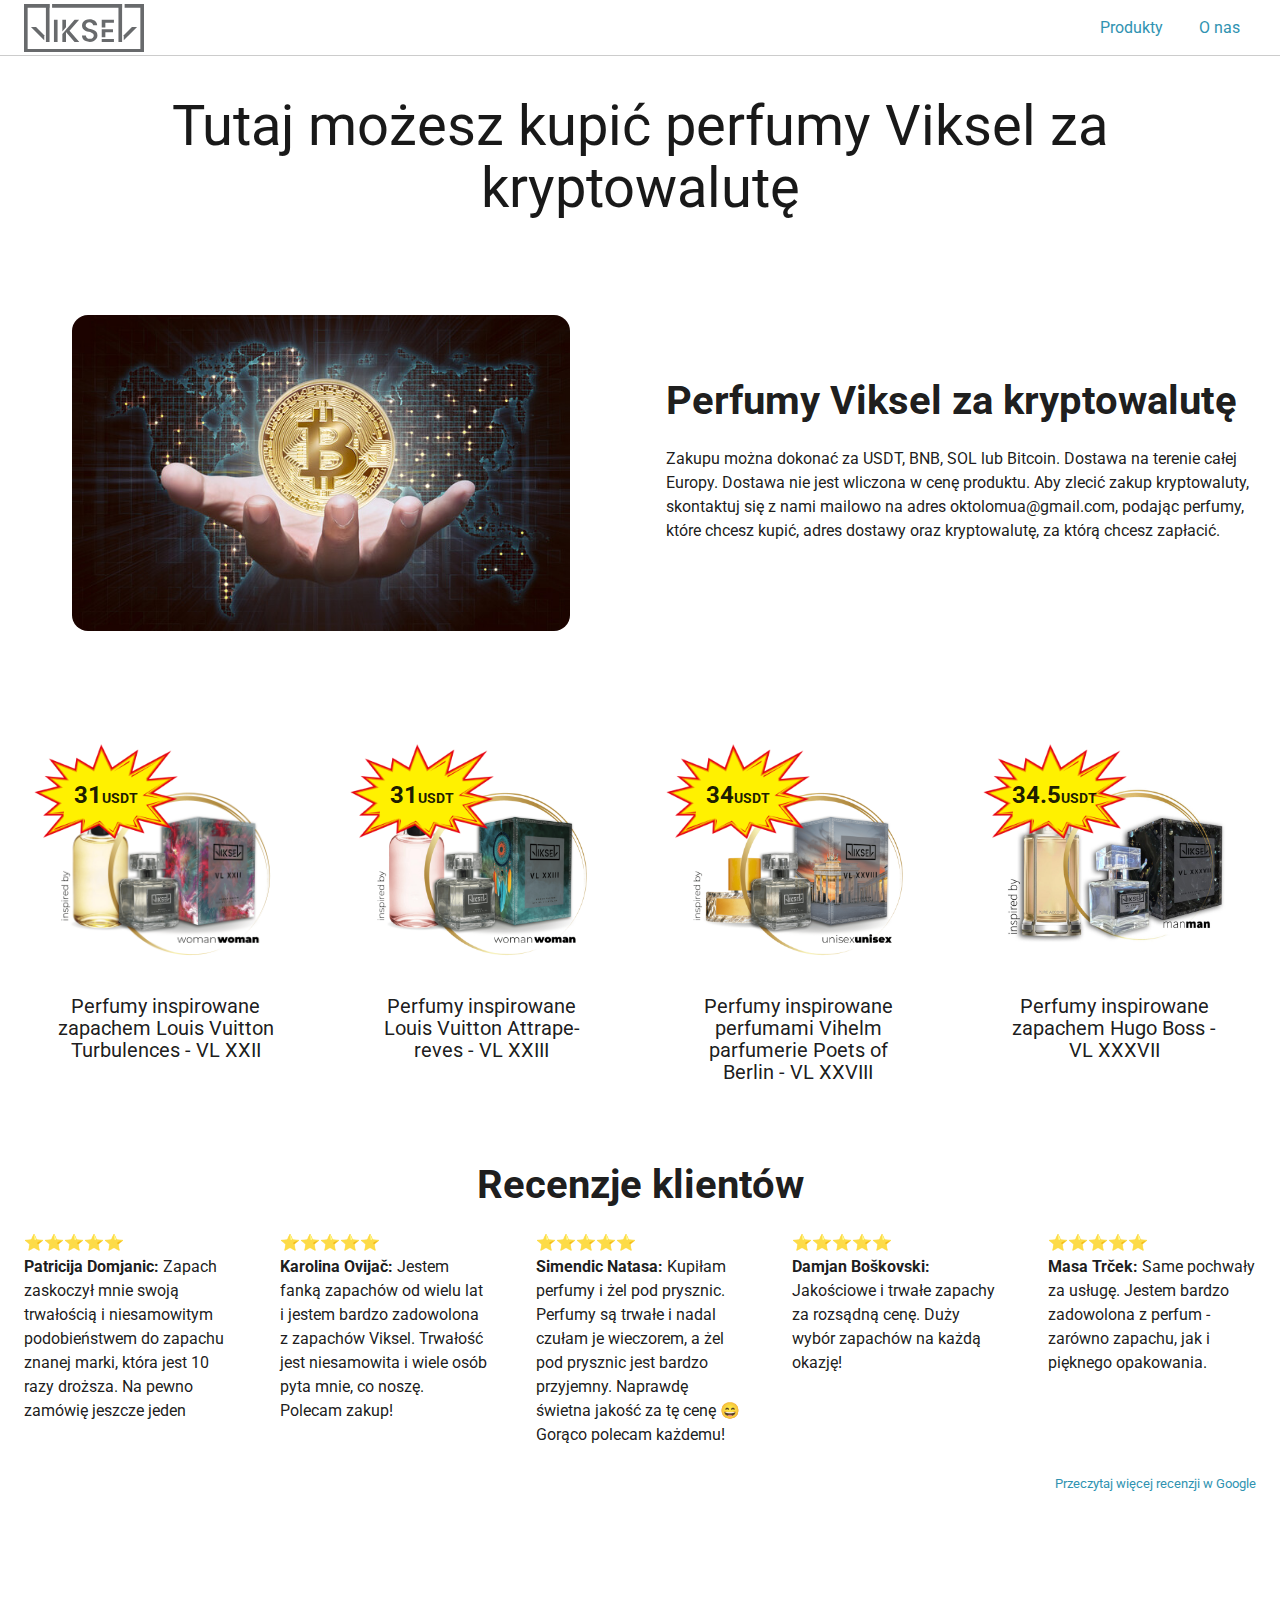
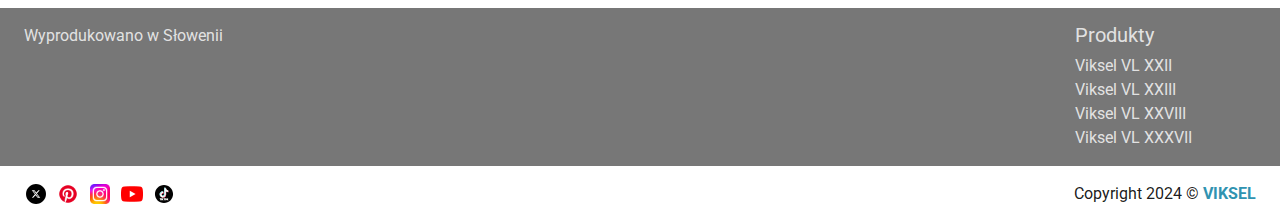
<file: crypto/index.html>
<!DOCTYPE html>
<html lang="pl">
  <head>
    <meta charset="UTF-8" />
    <meta name="viewport" content="width=device-width, initial-scale=1.0" />
    <title>Kupno Viksel za kryptowalutę</title>
    <meta
      name="description"
      content="Perfumy Viksel można kupić za kryptowalutę"
    />
    <meta
      name="keywords"
      content="Viksel w Polsce, Viksel, perfum, perfum Viksel, Viksel Perfume, ISO 27716, iso, viksel recenzje, recenzje, kryptowalutę, USDT, BNB, SOL, Bitcoin"
    />
    <!-- Styles -->
    <link rel="stylesheet" href="../styles.css" type="text/css" media="all" />

    <link rel="apple-touch-icon" sizes="180x180" href="/apple-touch-icon.png" />
    <link rel="icon" type="image/png" sizes="32x32" href="/favicon-32x32.png" />
    <link rel="icon" type="image/png" sizes="16x16" href="/favicon-16x16.png" />
    <link rel="manifest" href="/site.webmanifest" />
    <link rel="mask-icon" href="/safari-pinned-tab.svg" color="#5bbad5" />
    <meta name="msapplication-TileColor" content="#da532c" />
    <meta name="theme-color" content="#ffffff" />
    <!-- Google tag (gtag.js) -->
    <script
      async
      src="https://www.googletagmanager.com/gtag/js?id=G-KKYJMCFBF2"
    ></script>
    <script>
      window.dataLayer = window.dataLayer || [];
      function gtag() {
        dataLayer.push(arguments);
      }

      gtag("js", new Date());

      gtag("config", "G-KKYJMCFBF2");
    </script>
    <script
      async
      src="https://pagead2.googlesyndication.com/pagead/js/adsbygoogle.js?client=ca-pub-0253913503679816"
      crossorigin="anonymous"
    ></script>
  </head>
  <body>
    <a class="skip-link screen-reader-text" href="#navigation"
      >Skip to navigation</a
    >
    <a class="skip-link screen-reader-text" href="#content">Skip to content</a>

    <div class="wrap">
      <header class="header">
        <a class="logo" href="/">Viksel w Polsce</a>
        <ul id="navigation" class="nav">
          <li>
            <a href="/products/" class="btn">Produkty</a>
          </li>
          <li><a href="/about-us/" class="btn">O nas</a></li>
        </ul>
      </header>
      <main>
        <div id="content" role="main" class="content">
          <h1 class="centered">
            Tutaj możesz kupić perfumy Viksel za kryptowalutę
          </h1>
          <!--  -->
          <section class="section">
            <figure class="section-img img-p">
              <img
                class="zoom"
                src="crypto.jpg"
                alt="Perfumy Viksel za kryptowalutę"
              />
            </figure>
            <div class="item">
              <h2>Perfumy Viksel za kryptowalutę</h2>
              <p>
                Zakupu można dokonać za USDT, BNB, SOL lub Bitcoin. Dostawa na
                terenie całej Europy. Dostawa nie jest wliczona w cenę produktu.
                Aby zlecić zakup kryptowaluty, skontaktuj się z nami mailowo na
                adres oktolomua@gmail.com, podając perfumy, które chcesz kupić,
                adres dostawy oraz kryptowalutę, za którą chcesz zapłacić.
              </p>
            </div>
          </section>
          <!--  -->
          <section class="products">
            <a
              class="product-card"
              title="Viksel VL XXII"
              href="/products/xxii/"
            >
              <figure>
                <img src="../XXII.png" alt="Viksel VL XXII" />
              </figure>
              <h2>
                Perfumy inspirowane zapachem Louis Vuitton Turbulences - VL XXII
              </h2>
              <span class="price-label">31<small>USDT</small></span>
            </a>
            <a
              class="product-card"
              title="Viksel VL XXIII"
              href="/products/xxiii/"
            >
              <figure>
                <img src="../XXIII.png" alt="Viksel VL XXIII" />
              </figure>
              <h2>
                Perfumy inspirowane Louis Vuitton Attrape-reves - VL XXIII
              </h2>
              <span class="price-label">31<small>USDT</small></span>
            </a>
            <a
              class="product-card"
              title="Viksel VL XXVIII"
              href="/products/xxviii/"
            >
              <figure>
                <img src="../XXVIII.png" alt="Viksel VL XXVIII" />
              </figure>
              <h2>
                Perfumy inspirowane perfumami Vihelm parfumerie Poets of Berlin
                - VL XXVIII
              </h2>
              <span class="price-label">34<small>USDT</small></span>
            </a>
            <a
              class="product-card"
              title="Viksel VL XXXVII"
              href="/products/xxxvii/"
            >
              <figure>
                <img src="../XXXVII.jpg" alt="Viksel VL XXXVII" />
              </figure>
              <h2>Perfumy inspirowane zapachem Hugo Boss - VL XXXVII</h2>
              <span class="price-label">34.5<small>USDT</small></span>
            </a>
          </section>
          <section class="reviews">
            <h2 class="centered">Recenzje klientów</h2>
            <div class="reviews-row">
              <div class="review">
                <span>⭐⭐⭐⭐⭐</span>
                <p>
                  <strong>Patricija Domjanic:</strong> Zapach zaskoczył mnie
                  swoją trwałością i niesamowitym podobieństwem do zapachu
                  znanej marki, która jest 10 razy droższa. Na pewno zamówię
                  jeszcze jeden
                </p>
              </div>
              <div class="review">
                <span>⭐⭐⭐⭐⭐</span>
                <p>
                  <strong>Karolina Ovijač:</strong> Jestem fanką zapachów od
                  wielu lat i jestem bardzo zadowolona z zapachów Viksel.
                  Trwałość jest niesamowita i wiele osób pyta mnie, co noszę.
                  Polecam zakup!
                </p>
              </div>
              <div class="review">
                <span>⭐⭐⭐⭐⭐</span>
                <p>
                  <strong>Simendic Natasa:</strong> Kupiłam perfumy i żel pod
                  prysznic. Perfumy są trwałe i nadal czułam je wieczorem, a żel
                  pod prysznic jest bardzo przyjemny. Naprawdę świetna jakość za
                  tę cenę 😄 Gorąco polecam każdemu!
                </p>
              </div>
              <div class="review">
                <span>⭐⭐⭐⭐⭐</span>
                <p>
                  <strong>Damjan Boškovski:</strong> Jakościowe i trwałe zapachy
                  za rozsądną cenę. Duży wybór zapachów na każdą okazję!
                </p>
              </div>
              <div class="review">
                <span>⭐⭐⭐⭐⭐</span>
                <p>
                  <strong>Masa Trček:</strong> Same pochwały za usługę. Jestem
                  bardzo zadowolona z perfum - zarówno zapachu, jak i pięknego
                  opakowania.
                </p>
              </div>
            </div>
            <p class="right-align">
              <small>
                <a
                  href="https://www.google.com/search?sa=X&hl=en-SI&sca_esv=7714a799c7b8016b&cs=1&tbm=lcl&sxsrf=ADLYWIJOWIzDX2thVyDf8TmzpMDhvzzjaw:1724240742965&q=Viksel+Reviews&rflfq=1&num=20&stick=H4sIAAAAAAAAAONgkxIxNDcyNjIwMzUyNzY2tLA0NTY1MN7AyPiKkS8sM7s4NUchKLUsM7W8eBErmgAAi5ZbTD0AAAA&rldimm=17232065273318953503&ved=2ahUKEwj1kfengYaIAxVQ87sIHb7PF9sQ9fQKegQIOhAF&biw=2560&bih=1271&dpr=1.5#lkt=LocalPoiReviews"
                  target="_blank"
                >
                  Przeczytaj więcej recenzji w Google
                </a>
              </small>
            </p>
          </section>
        </div>
        <footer id="footer" class="footer-wrapper">
          <div class="footer dark-footer between">
            <div class="textwidget">
              <p>Wyprodukowano w Słowenii</p>
            </div>
            <div class="textwidget">
              <h3>Produkty</h3>
              <ul>
                <li>
                  <a
                    href="/products/xxii/"
                    title="Perfumy inspirowane zapachem Louis Vuitton Turbulences"
                    >Viksel VL XXII</a
                  >
                </li>
                <li>
                  <a
                    href="/products/xxiii/"
                    title="Perfumy inspirowane twórczością Louis Vuitton Attrape-Rêves"
                    >Viksel VL XXIII</a
                  >
                </li>
                <li>
                  <a
                    href="/products/xxviii/"
                    title="Perfumy inspirowane perfumami Vilhelm Parfumerie Poets of Berlin"
                    >Viksel VL XXVIII</a
                  >
                </li>
                <li>
                  <a
                    href="/products/xxxvii/"
                    title="Perfumy inspirowane zapachem Hugo Boss"
                    >Viksel VL XXXVII</a
                  >
                </li>
              </ul>
            </div>
          </div>
          <div class="footer light-footer">
            <ul>
              <li>
                <a
                  target="_blank"
                  class="social x"
                  href="https://x.com/Old_Perfumer"
                  title="X Old Perfumer"
                >
                  <img src="/x.svg" alt="X Old Perfumer" />
                </a>
              </li>
              <li>
                <a
                  target="_blank"
                  class="social pinterest"
                  href="https://www.pinterest.com/vikselpl/"
                  title="Pinterest Viksel w Polsce"
                  ><img src="/pinterest.png" alt="pinterest"
                /></a>
              </li>
              <li>
                <a
                  target="_blank"
                  class="social insta"
                  href="https://www.instagram.com/viksel_w_polsce/"
                  title="Instagram Viksel w Polsce"
                >
                  <img src="/insta.png" alt="Instagram Viksel w Polsce" />
                </a>
              </li>
              <li>
                <a
                  target="_blank"
                  class="social youtube"
                  title="YouTube Old Perfumer"
                  href="https://www.youtube.com/channel/UCSzr4kF8k4hU25FbCslVG5Q"
                  ><img src="/youtube.png" alt="YouTube Old Perfumer"
                /></a>
              </li>
              <li>
                <a
                  target="_blank"
                  class="social tiktok"
                  title="TikTok Old Perfumer"
                  href="https://www.tiktok.com/@oldperfumer"
                  ><img src="/tiktok.svg" alt="TikTok Old Perfumer"
                /></a>
              </li>
            </ul>
            <div class="copyright-footer">
              Copyright 2024 ©
              <strong
                ><a href="https://viksel.com/" target="_blank" rel="nofollow"
                  >VIKSEL</a
                ></strong
              >
            </div>
          </div>
        </footer>
      </main>
    </div>
  </body>
</html>
</file>
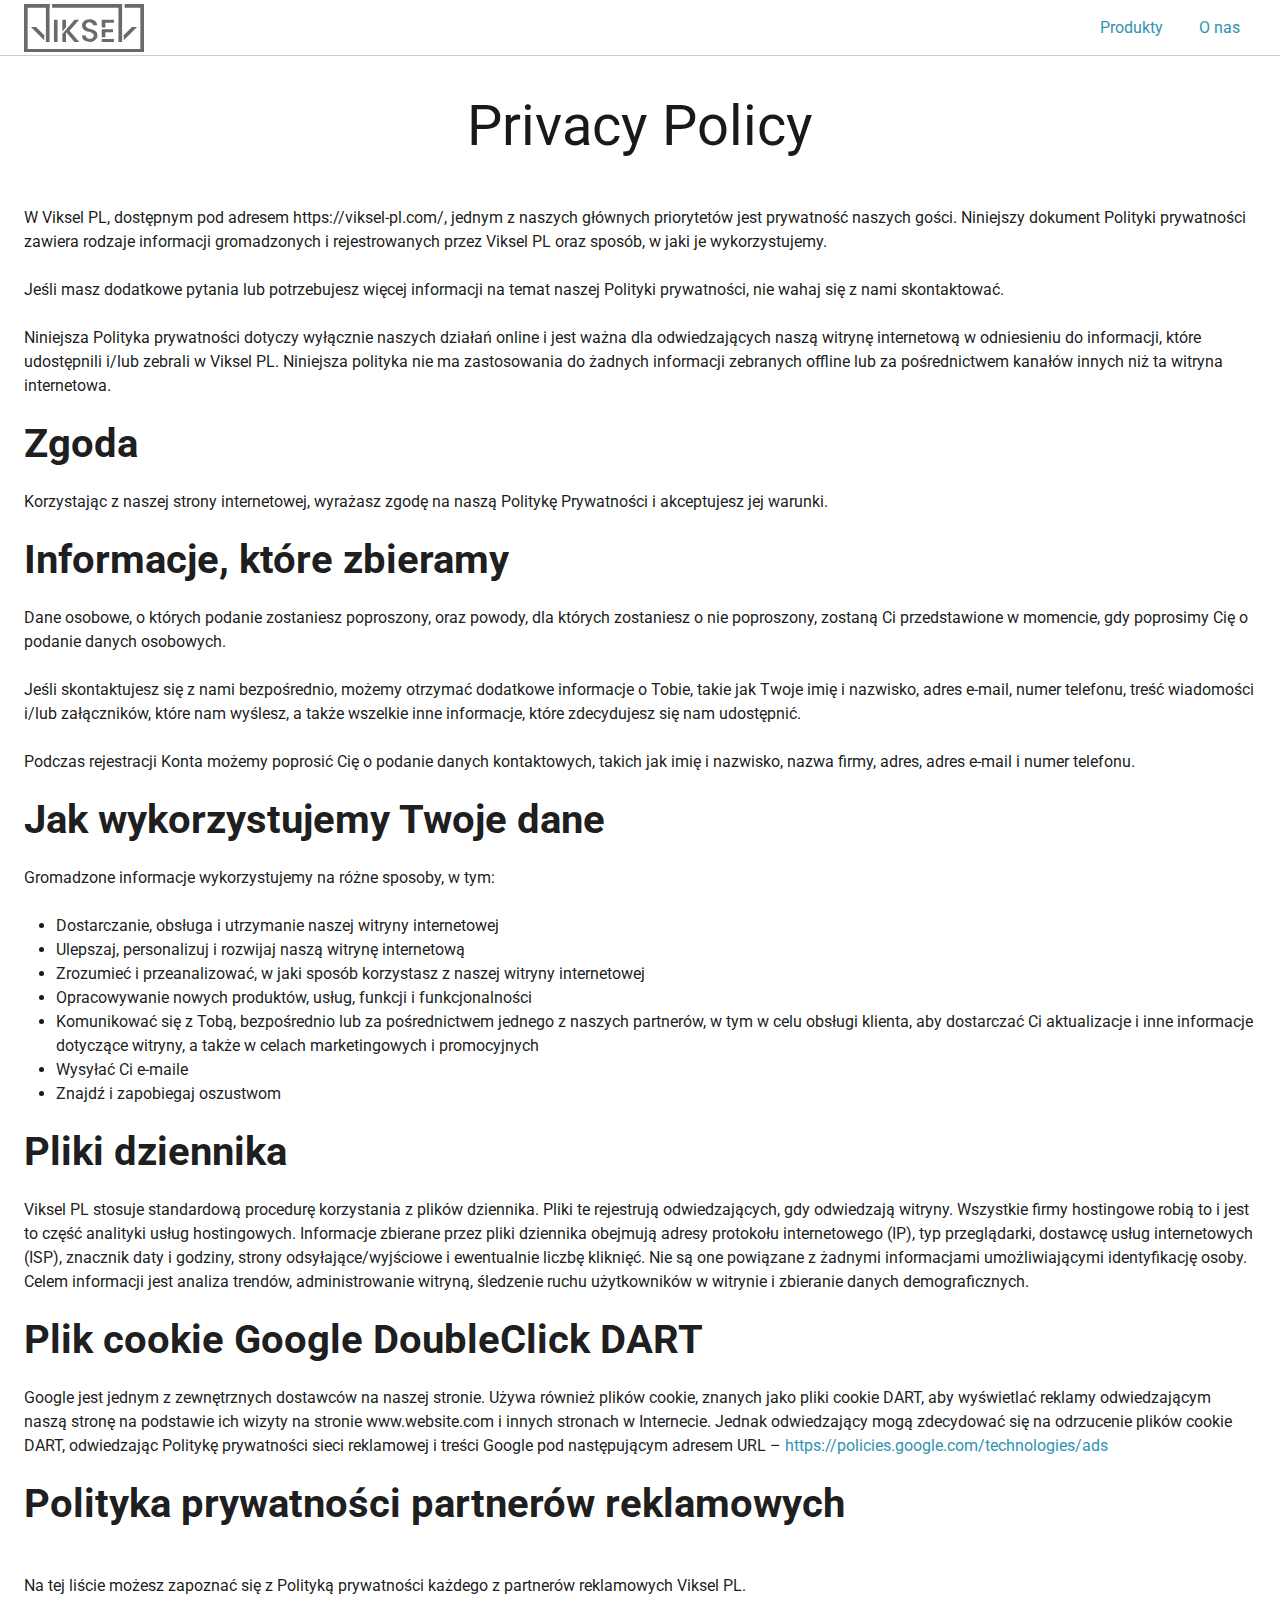
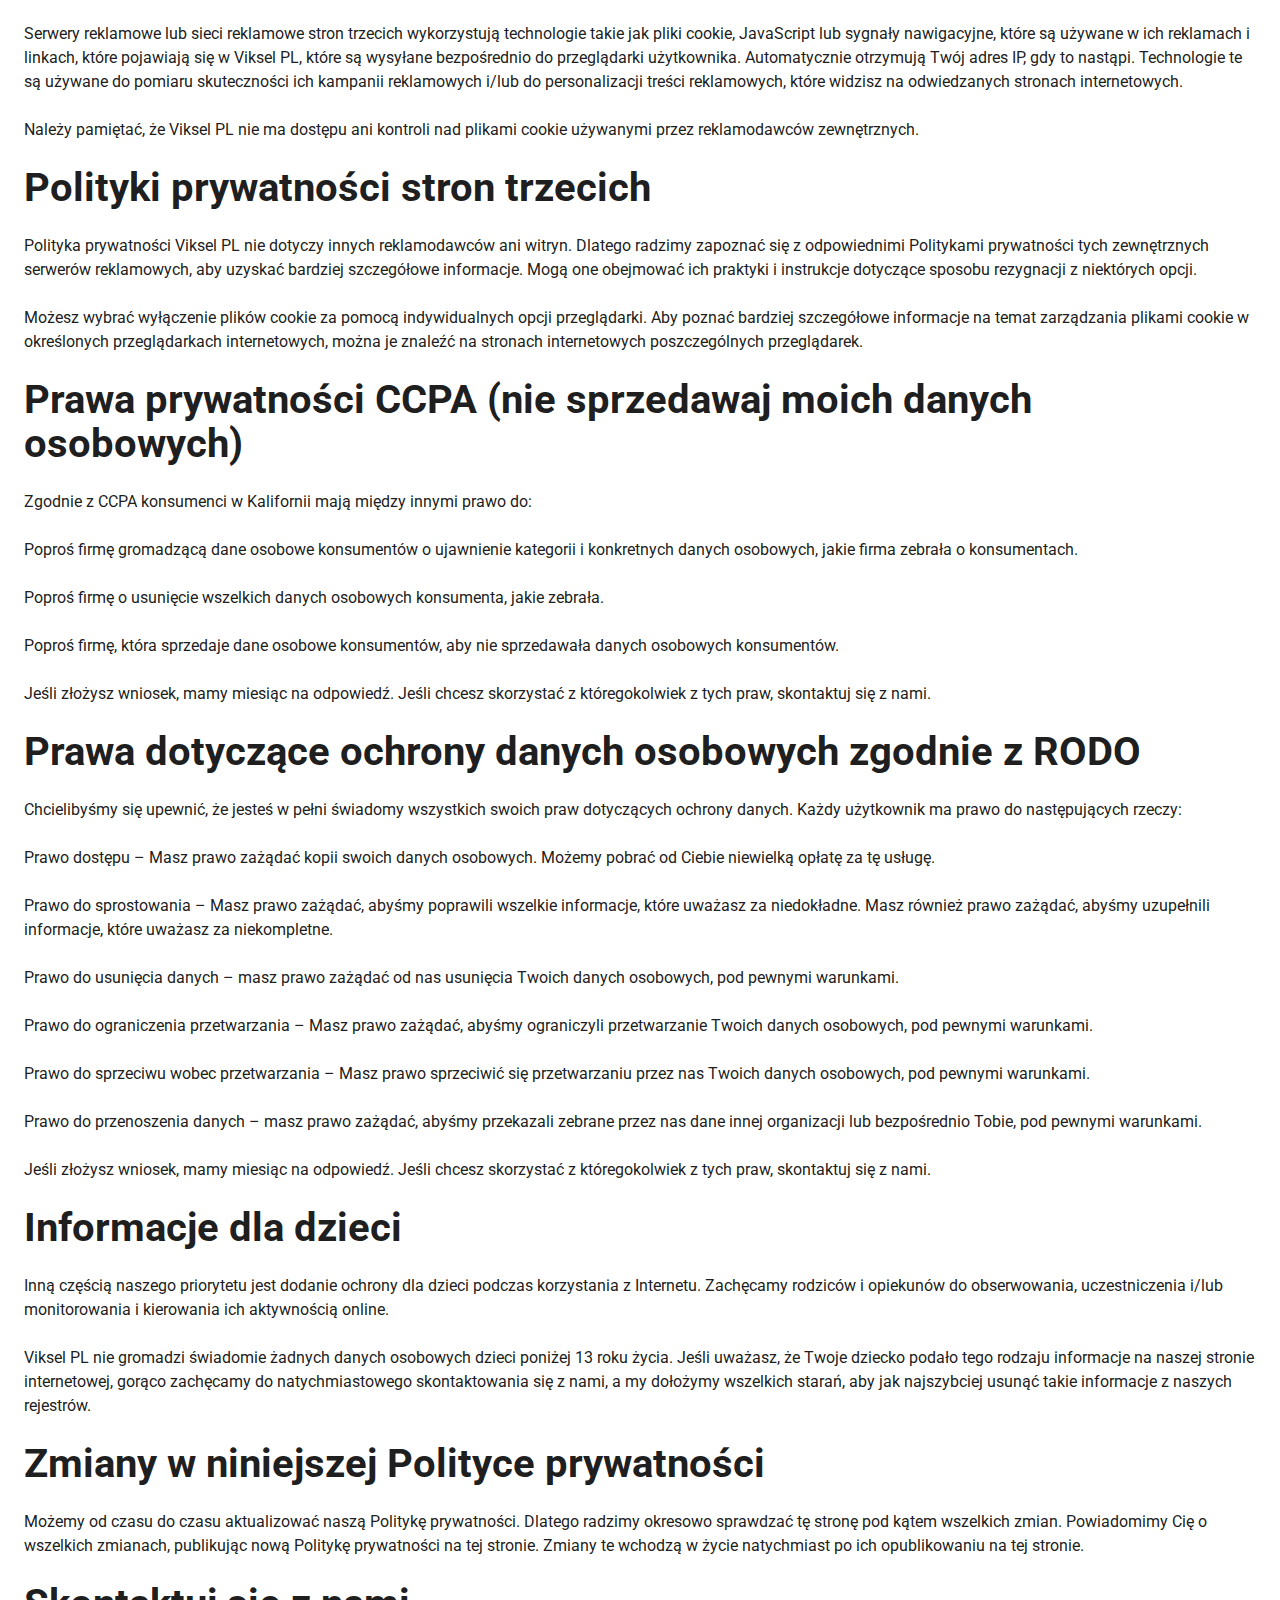
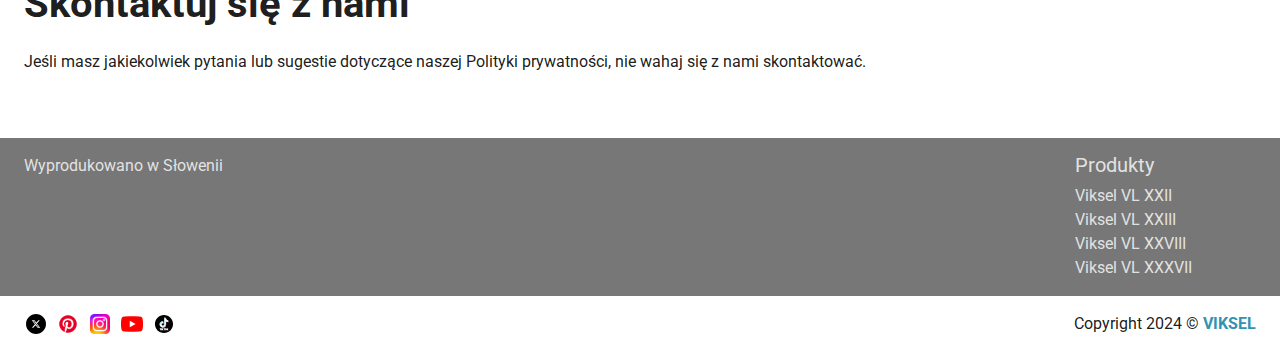
<file: privacy-policy/index.html>
<!DOCTYPE html>
<html lang="pl">
  <head>
    <meta charset="UTF-8" />
    <meta name="viewport" content="width=device-width, initial-scale=1.0" />
    <title>Viksel - O nas</title>
    <meta
      name="description"
      content="Viksel - poczuj magiczną obecność perfum"
    />
    <meta
      name="keywords"
      content="Viksel w Polsce, Viksel, perfum, perfum Viksel, Viksel Perfume, ISO 27716, iso"
    />
    <!-- Styles -->
    <link rel="stylesheet" href="../styles.css" type="text/css" media="all" />

    <link rel="apple-touch-icon" sizes="180x180" href="/apple-touch-icon.png" />
    <link rel="icon" type="image/png" sizes="32x32" href="/favicon-32x32.png" />
    <link rel="icon" type="image/png" sizes="16x16" href="/favicon-16x16.png" />
    <link rel="manifest" href="/site.webmanifest" />
    <link rel="mask-icon" href="/safari-pinned-tab.svg" color="#5bbad5" />
    <meta name="msapplication-TileColor" content="#da532c" />
    <meta name="theme-color" content="#ffffff" />
    <!-- Google tag (gtag.js) -->
    <script
      async
      src="https://www.googletagmanager.com/gtag/js?id=G-KKYJMCFBF2"
    ></script>
    <script>
      window.dataLayer = window.dataLayer || [];
      function gtag() {
        dataLayer.push(arguments);
      }

      gtag("js", new Date());

      gtag("config", "G-KKYJMCFBF2");
    </script>
    <script
      async
      src="https://pagead2.googlesyndication.com/pagead/js/adsbygoogle.js?client=ca-pub-0253913503679816"
      crossorigin="anonymous"
    ></script>
  </head>
  <body>
    <a class="skip-link screen-reader-text" href="#navigation"
      >Skip to navigation</a
    >
    <a class="skip-link screen-reader-text" href="#content">Skip to content</a>

    <div class="wrap">
      <header class="header">
        <a class="logo" href="/">Viksel w Polsce</a>
        <ul id="navigation" class="nav">
          <li>
            <a href="/products/" class="btn">Produkty</a>
          </li>
          <li><a href="/about-us/" class="btn">O nas</a></li>
        </ul>
      </header>
      <main>
        <div id="content" role="main" class="content">
          <h1 class="centered">Privacy Policy</h1>

          <p>
            W Viksel PL, dostępnym pod adresem https://viksel-pl.com/, jednym z
            naszych głównych priorytetów jest prywatność naszych gości.
            Niniejszy dokument Polityki prywatności zawiera rodzaje informacji
            gromadzonych i rejestrowanych przez Viksel PL oraz sposób, w jaki je
            wykorzystujemy.
          </p>

          <p>
            Jeśli masz dodatkowe pytania lub potrzebujesz więcej informacji na
            temat naszej Polityki prywatności, nie wahaj się z nami
            skontaktować.
          </p>

          <p>
            Niniejsza Polityka prywatności dotyczy wyłącznie naszych działań
            online i jest ważna dla odwiedzających naszą witrynę internetową w
            odniesieniu do informacji, które udostępnili i/lub zebrali w Viksel
            PL. Niniejsza polityka nie ma zastosowania do żadnych informacji
            zebranych offline lub za pośrednictwem kanałów innych niż ta witryna
            internetowa.
          </p>
          <h2>Zgoda</h2>
          <p>
            Korzystając z naszej strony internetowej, wyrażasz zgodę na naszą
            Politykę Prywatności i akceptujesz jej warunki.
          </p>
          <h2>Informacje, które zbieramy</h2>
          <p>
            Dane osobowe, o których podanie zostaniesz poproszony, oraz powody,
            dla których zostaniesz o nie poproszony, zostaną Ci przedstawione w
            momencie, gdy poprosimy Cię o podanie danych osobowych.
          </p>
          <p>
            Jeśli skontaktujesz się z nami bezpośrednio, możemy otrzymać
            dodatkowe informacje o Tobie, takie jak Twoje imię i nazwisko, adres
            e-mail, numer telefonu, treść wiadomości i/lub załączników, które
            nam wyślesz, a także wszelkie inne informacje, które zdecydujesz się
            nam udostępnić.
          </p>
          <p>
            Podczas rejestracji Konta możemy poprosić Cię o podanie danych
            kontaktowych, takich jak imię i nazwisko, nazwa firmy, adres, adres
            e-mail i numer telefonu.
          </p>
          <h2>Jak wykorzystujemy Twoje dane</h2>
          <p>Gromadzone informacje wykorzystujemy na różne sposoby, w tym:</p>
          <ul>
            <li>
              Dostarczanie, obsługa i utrzymanie naszej witryny internetowej
            </li>
            <li>Ulepszaj, personalizuj i rozwijaj naszą witrynę internetową</li>
            <li>
              Zrozumieć i przeanalizować, w jaki sposób korzystasz z naszej
              witryny internetowej
            </li>
            <li>
              Opracowywanie nowych produktów, usług, funkcji i funkcjonalności
            </li>
            <li>
              Komunikować się z Tobą, bezpośrednio lub za pośrednictwem jednego
              z naszych partnerów, w tym w celu obsługi klienta, aby dostarczać
              Ci aktualizacje i inne informacje dotyczące witryny, a także w
              celach marketingowych i promocyjnych
            </li>
            <li>Wysyłać Ci e-maile</li>
            <li>Znajdź i zapobiegaj oszustwom</li>
          </ul>
          <h2>Pliki dziennika</h2>
          <p>
            Viksel PL stosuje standardową procedurę korzystania z plików
            dziennika. Pliki te rejestrują odwiedzających, gdy odwiedzają
            witryny. Wszystkie firmy hostingowe robią to i jest to część
            analityki usług hostingowych. Informacje zbierane przez pliki
            dziennika obejmują adresy protokołu internetowego (IP), typ
            przeglądarki, dostawcę usług internetowych (ISP), znacznik daty i
            godziny, strony odsyłające/wyjściowe i ewentualnie liczbę kliknięć.
            Nie są one powiązane z żadnymi informacjami umożliwiającymi
            identyfikację osoby. Celem informacji jest analiza trendów,
            administrowanie witryną, śledzenie ruchu użytkowników w witrynie i
            zbieranie danych demograficznych.
          </p>

          <h2>Plik cookie Google DoubleClick DART</h2>
          <p>
            Google jest jednym z zewnętrznych dostawców na naszej stronie. Używa
            również plików cookie, znanych jako pliki cookie DART, aby
            wyświetlać reklamy odwiedzającym naszą stronę na podstawie ich
            wizyty na stronie www.website.com i innych stronach w Internecie.
            Jednak odwiedzający mogą zdecydować się na odrzucenie plików cookie
            DART, odwiedzając Politykę prywatności sieci reklamowej i treści
            Google pod następującym adresem URL –
            <a href="https://policies.google.com/technologies/ads"
              >https://policies.google.com/technologies/ads</a
            >
          </p>

          <h2>Polityka prywatności partnerów reklamowych</h2>
          <p></p>
          <p>
            Na tej liście możesz zapoznać się z Polityką prywatności każdego z
            partnerów reklamowych Viksel PL.
          </p>

          <p>
            Serwery reklamowe lub sieci reklamowe stron trzecich wykorzystują
            technologie takie jak pliki cookie, JavaScript lub sygnały
            nawigacyjne, które są używane w ich reklamach i linkach, które
            pojawiają się w Viksel PL, które są wysyłane bezpośrednio do
            przeglądarki użytkownika. Automatycznie otrzymują Twój adres IP, gdy
            to nastąpi. Technologie te są używane do pomiaru skuteczności ich
            kampanii reklamowych i/lub do personalizacji treści reklamowych,
            które widzisz na odwiedzanych stronach internetowych.
          </p>

          <p>
            Należy pamiętać, że Viksel PL nie ma dostępu ani kontroli nad
            plikami cookie używanymi przez reklamodawców zewnętrznych.
          </p>
          <h2>Polityki prywatności stron trzecich</h2>
          <p>
            Polityka prywatności Viksel PL nie dotyczy innych reklamodawców ani
            witryn. Dlatego radzimy zapoznać się z odpowiednimi Politykami
            prywatności tych zewnętrznych serwerów reklamowych, aby uzyskać
            bardziej szczegółowe informacje. Mogą one obejmować ich praktyki i
            instrukcje dotyczące sposobu rezygnacji z niektórych opcji.
          </p>
          <p>
            Możesz wybrać wyłączenie plików cookie za pomocą indywidualnych
            opcji przeglądarki. Aby poznać bardziej szczegółowe informacje na
            temat zarządzania plikami cookie w określonych przeglądarkach
            internetowych, można je znaleźć na stronach internetowych
            poszczególnych przeglądarek.
          </p>
          <h2>
            Prawa prywatności CCPA (nie sprzedawaj moich danych osobowych)
          </h2>
          <p>
            Zgodnie z CCPA konsumenci w Kalifornii mają między innymi prawo do:
          </p>
          <p>
            Poproś firmę gromadzącą dane osobowe konsumentów o ujawnienie
            kategorii i konkretnych danych osobowych, jakie firma zebrała o
            konsumentach.
          </p>
          <p>
            Poproś firmę o usunięcie wszelkich danych osobowych konsumenta,
            jakie zebrała.
          </p>
          <p>
            Poproś firmę, która sprzedaje dane osobowe konsumentów, aby nie
            sprzedawała danych osobowych konsumentów.
          </p>
          <p>
            Jeśli złożysz wniosek, mamy miesiąc na odpowiedź. Jeśli chcesz
            skorzystać z któregokolwiek z tych praw, skontaktuj się z nami.
          </p>
          <h2>Prawa dotyczące ochrony danych osobowych zgodnie z RODO</h2>
          <p>
            Chcielibyśmy się upewnić, że jesteś w pełni świadomy wszystkich
            swoich praw dotyczących ochrony danych. Każdy użytkownik ma prawo do
            następujących rzeczy:
          </p>
          <p>
            Prawo dostępu – Masz prawo zażądać kopii swoich danych osobowych.
            Możemy pobrać od Ciebie niewielką opłatę za tę usługę.
          </p>
          <p>
            Prawo do sprostowania – Masz prawo zażądać, abyśmy poprawili
            wszelkie informacje, które uważasz za niedokładne. Masz również
            prawo zażądać, abyśmy uzupełnili informacje, które uważasz za
            niekompletne.
          </p>
          <p>
            Prawo do usunięcia danych – masz prawo zażądać od nas usunięcia
            Twoich danych osobowych, pod pewnymi warunkami.
          </p>
          <p>
            Prawo do ograniczenia przetwarzania – Masz prawo zażądać, abyśmy
            ograniczyli przetwarzanie Twoich danych osobowych, pod pewnymi
            warunkami.
          </p>
          <p>
            Prawo do sprzeciwu wobec przetwarzania – Masz prawo sprzeciwić się
            przetwarzaniu przez nas Twoich danych osobowych, pod pewnymi
            warunkami.
          </p>
          <p>
            Prawo do przenoszenia danych – masz prawo zażądać, abyśmy przekazali
            zebrane przez nas dane innej organizacji lub bezpośrednio Tobie, pod
            pewnymi warunkami.
          </p>
          <p>
            Jeśli złożysz wniosek, mamy miesiąc na odpowiedź. Jeśli chcesz
            skorzystać z któregokolwiek z tych praw, skontaktuj się z nami.
          </p>
          <h2>Informacje dla dzieci</h2>
          <p>
            Inną częścią naszego priorytetu jest dodanie ochrony dla dzieci
            podczas korzystania z Internetu. Zachęcamy rodziców i opiekunów do
            obserwowania, uczestniczenia i/lub monitorowania i kierowania ich
            aktywnością online.
          </p>
          <p>
            Viksel PL nie gromadzi świadomie żadnych danych osobowych dzieci
            poniżej 13 roku życia. Jeśli uważasz, że Twoje dziecko podało tego
            rodzaju informacje na naszej stronie internetowej, gorąco zachęcamy
            do natychmiastowego skontaktowania się z nami, a my dołożymy
            wszelkich starań, aby jak najszybciej usunąć takie informacje z
            naszych rejestrów.
          </p>
          <h2>Zmiany w niniejszej Polityce prywatności</h2>
          <p>
            Możemy od czasu do czasu aktualizować naszą Politykę prywatności.
            Dlatego radzimy okresowo sprawdzać tę stronę pod kątem wszelkich
            zmian. Powiadomimy Cię o wszelkich zmianach, publikując nową
            Politykę prywatności na tej stronie. Zmiany te wchodzą w życie
            natychmiast po ich opublikowaniu na tej stronie.
          </p>
          <h2>Skontaktuj się z nami</h2>
          <p>
            Jeśli masz jakiekolwiek pytania lub sugestie dotyczące naszej
            Polityki prywatności, nie wahaj się z nami skontaktować.
          </p>
        </div>
        <footer id="footer" class="footer-wrapper">
          <div class="footer dark-footer between">
            <div class="textwidget">
              <p>Wyprodukowano w Słowenii</p>
            </div>
            <div class="textwidget">
              <h3>Produkty</h3>
              <ul>
                <li>
                  <a
                    href="/products/xxii/"
                    title="Perfumy inspirowane zapachem Louis Vuitton Turbulences"
                    >Viksel VL XXII</a
                  >
                </li>
                <li>
                  <a
                    href="/products/xxiii/"
                    title="Perfumy inspirowane twórczością Louis Vuitton Attrape-Rêves"
                    >Viksel VL XXIII</a
                  >
                </li>
                <li>
                  <a
                    href="/products/xxviii/"
                    title="Perfumy inspirowane perfumami Vilhelm Parfumerie Poets of Berlin"
                    >Viksel VL XXVIII</a
                  >
                </li>
                <li>
                  <a
                    href="/products/xxxvii/"
                    title="Perfumy inspirowane zapachem Hugo Boss"
                    >Viksel VL XXXVII</a
                  >
                </li>
              </ul>
            </div>
          </div>
          <div class="footer light-footer">
            <ul>
              <li>
                <a
                  target="_blank"
                  class="social x"
                  href="https://x.com/Old_Perfumer"
                  title="X Old Perfumer"
                >
                  <img src="/x.svg" alt="X Old Perfumer" />
                </a>
              </li>
              <li>
                <a
                  target="_blank"
                  class="social pinterest"
                  href="https://www.pinterest.com/vikselpl/"
                  title="Pinterest Viksel w Polsce"
                  ><img src="/pinterest.png" alt="pinterest"
                /></a>
              </li>
              <li>
                <a
                  target="_blank"
                  class="social insta"
                  href="https://www.instagram.com/viksel_w_polsce/"
                  title="Instagram Old Perfumer"
                >
                  <img src="/insta.png" alt="Instagram Old Perfumer" />
                </a>
              </li>
              <li>
                <a
                  target="_blank"
                  class="social youtube"
                  title="YouTube Old Perfumer"
                  href="https://www.youtube.com/channel/UCSzr4kF8k4hU25FbCslVG5Q"
                  ><img src="/youtube.png" alt="YouTube Old Perfumer"
                /></a>
              </li>
              <li>
                <a
                  target="_blank"
                  class="social tiktok"
                  title="TikTok Old Perfumer"
                  href="https://www.tiktok.com/@oldperfumer"
                  ><img src="/tiktok.svg" alt="TikTok Old Perfumer"
                /></a>
              </li>
            </ul>
            <div class="copyright-footer">
              Copyright 2024 ©
              <strong
                ><a href="https://viksel.com/" target="_blank" rel="nofollow"
                  >VIKSEL</a
                ></strong
              >
            </div>
          </div>
        </footer>
      </main>
    </div>
  </body>
</html>
</file>
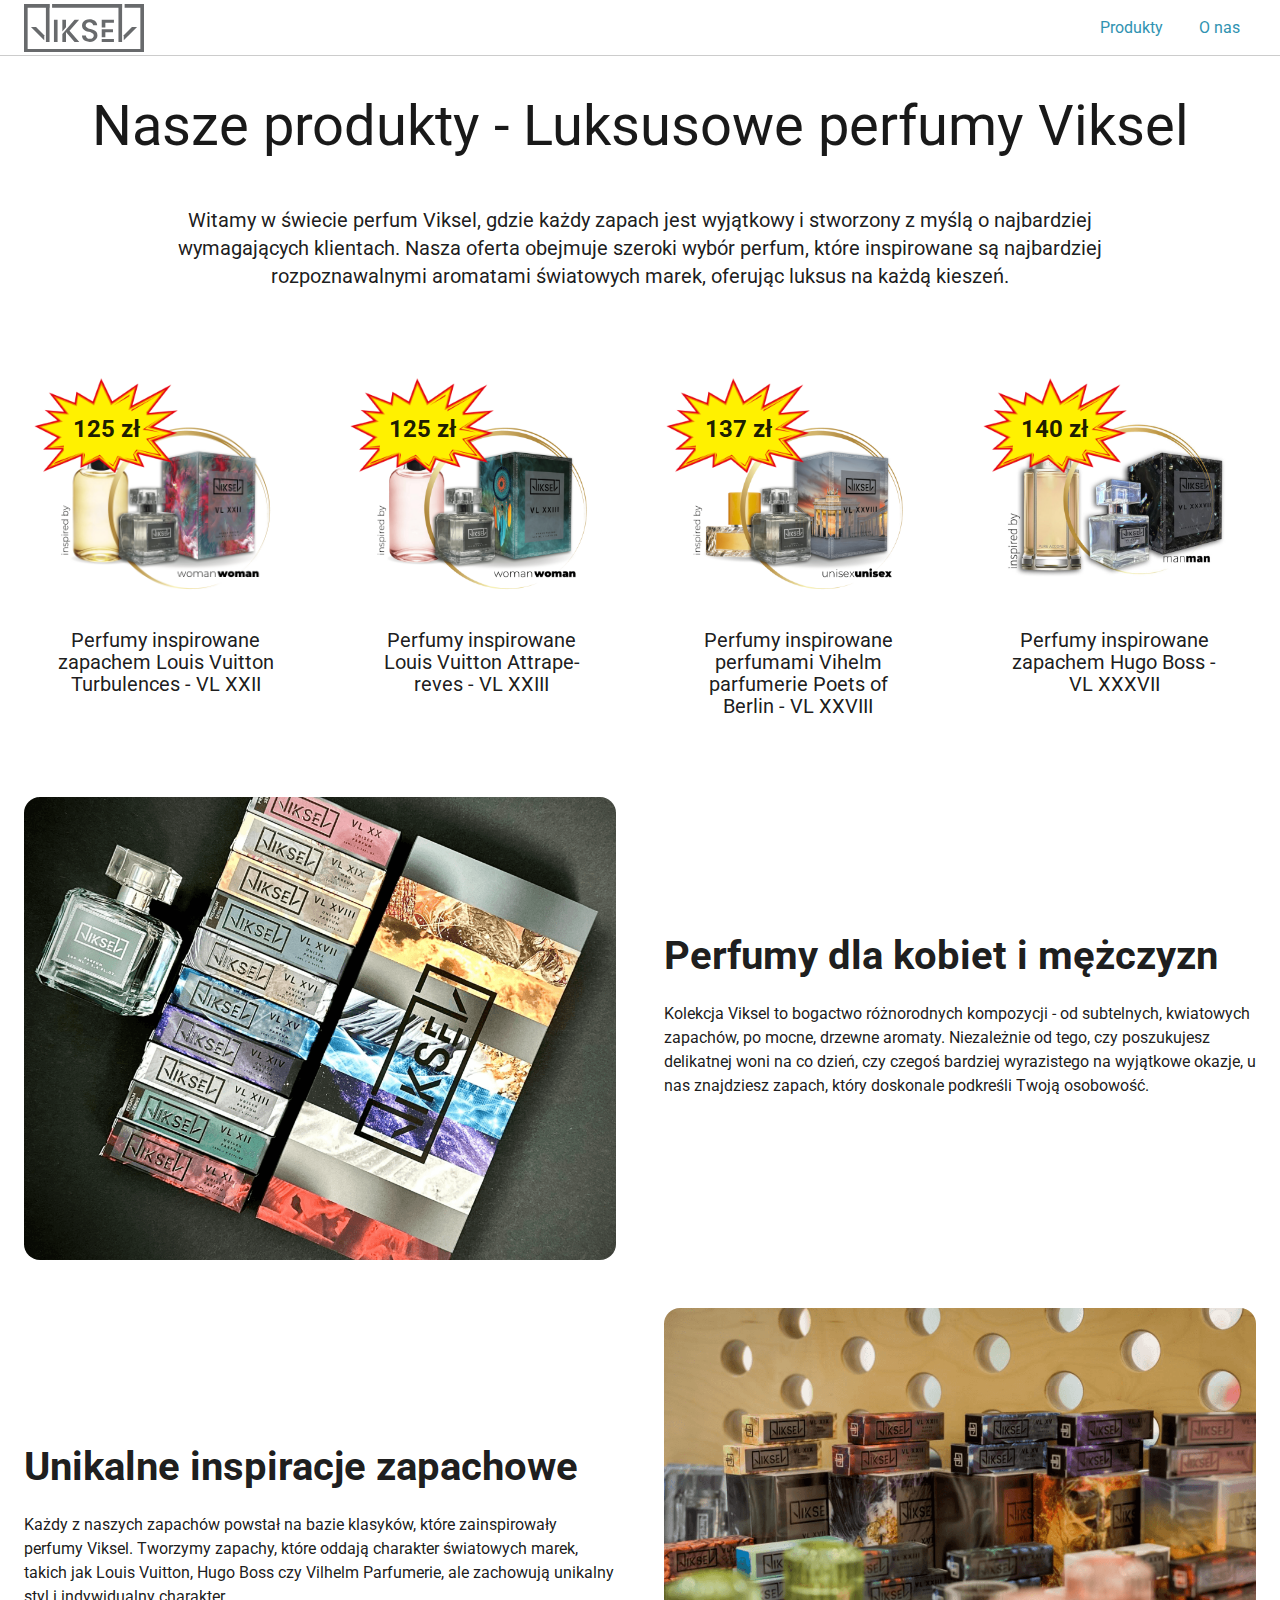
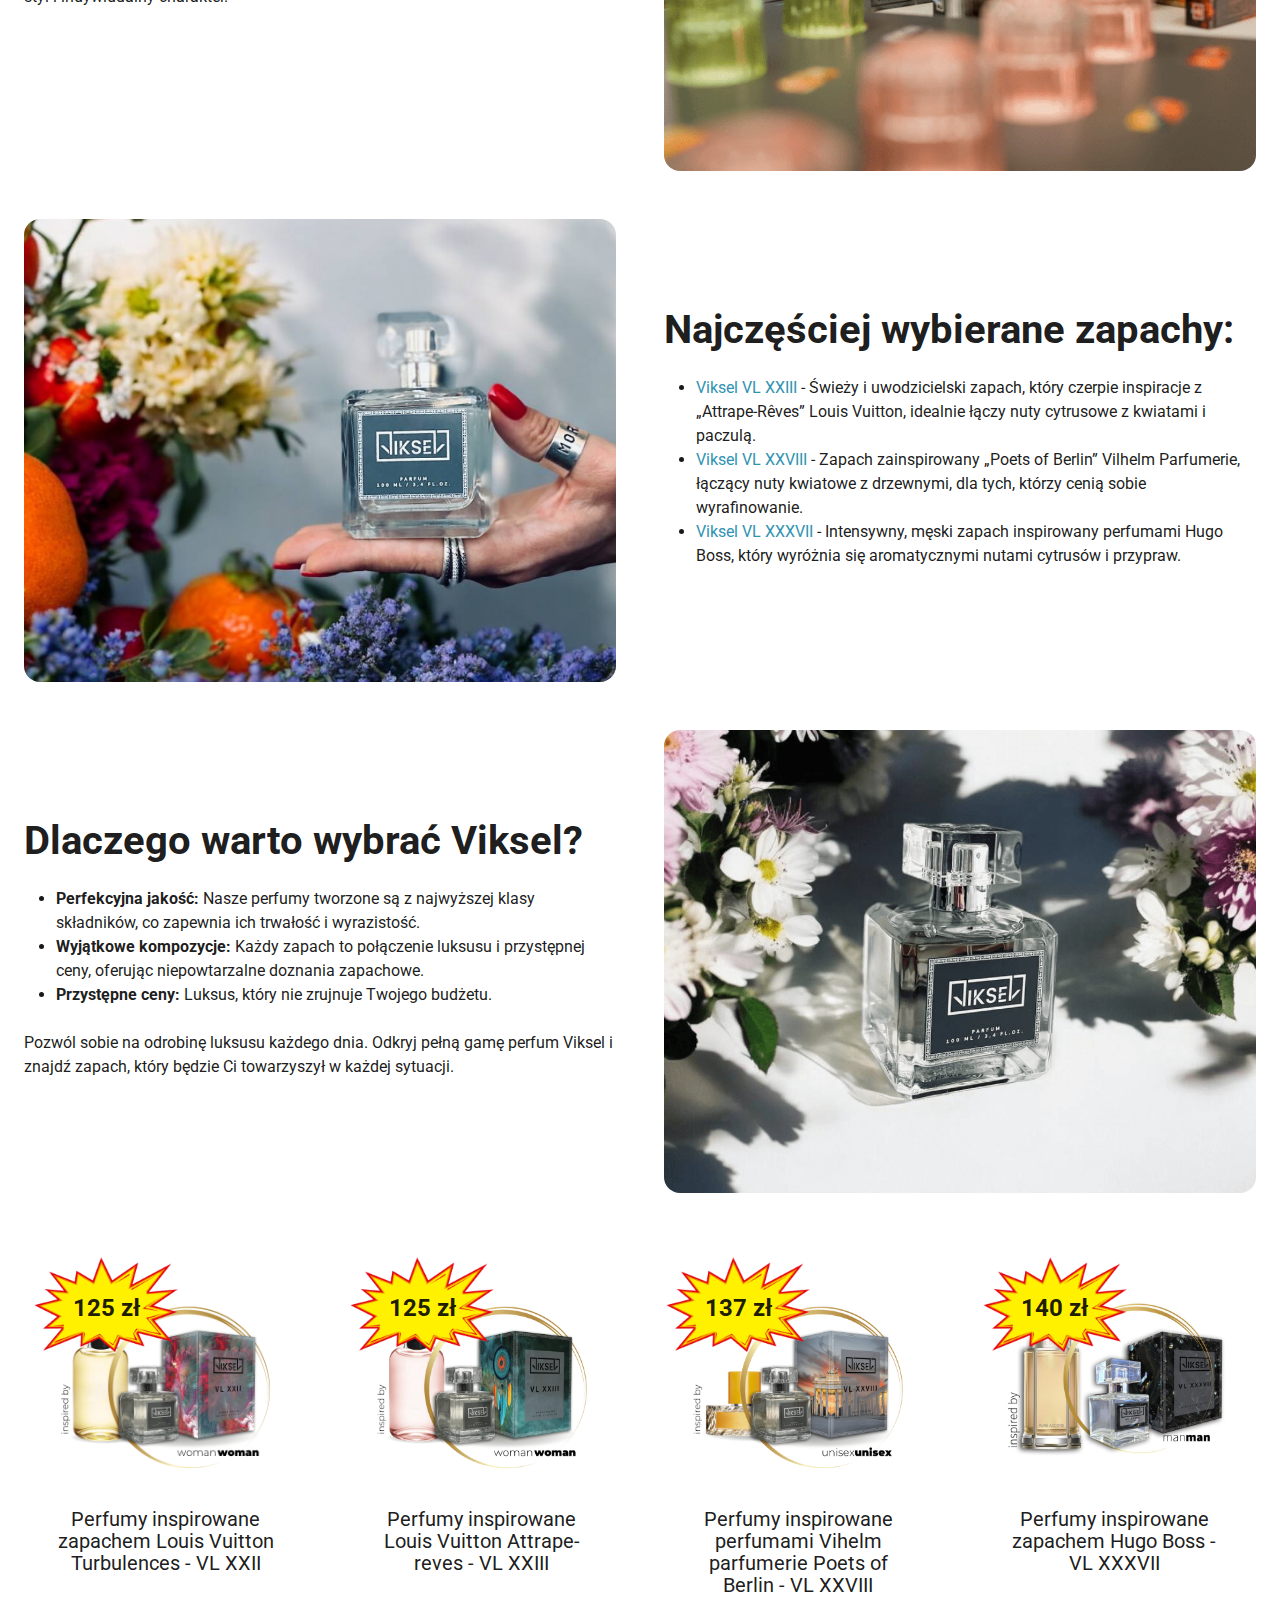
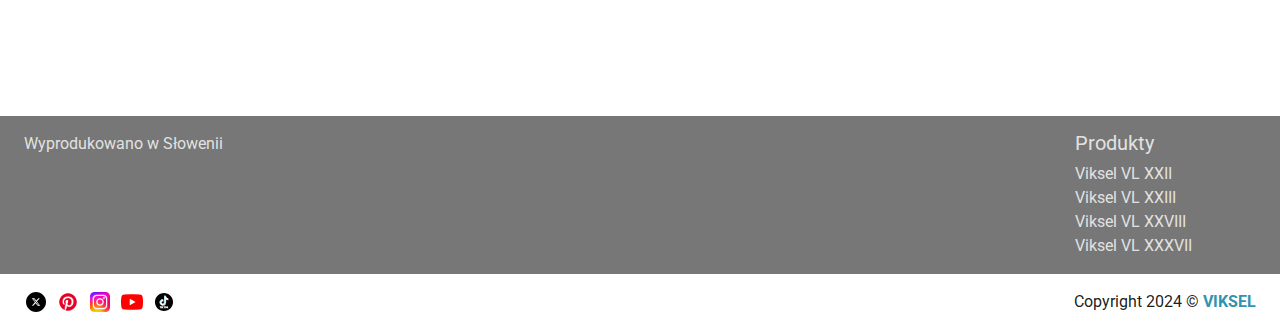
<file: products/index.html>
<!DOCTYPE html>
<html lang="pl">
  <head>
    <meta charset="UTF-8" />
    <meta name="viewport" content="width=device-width, initial-scale=1.0" />
    <title>Perfumy Viksel w Polsce</title>
    <meta
      name="description"
      content="Odkryj kolekcję perfum Viksel inspirowanych światowymi markami. Luksusowe zapachy w przystępnych cenach."
    />
    <meta
      name="keywords"
      content="Viksel w Polsce, Viksel, perfum, perfum Viksel, Viksel Perfume, Dodaj charyzmę, charyzmę, luksusowe zapachy Viksel, luksusowe zapachy"
    />
    <!-- Styles -->
    <link rel="stylesheet" href="../styles.css" type="text/css" media="all" />

    <link rel="apple-touch-icon" sizes="180x180" href="/apple-touch-icon.png" />
    <link rel="icon" type="image/png" sizes="32x32" href="/favicon-32x32.png" />
    <link rel="icon" type="image/png" sizes="16x16" href="/favicon-16x16.png" />
    <link rel="manifest" href="/site.webmanifest" />
    <link rel="mask-icon" href="/safari-pinned-tab.svg" color="#5bbad5" />
    <meta name="msapplication-TileColor" content="#da532c" />
    <meta name="theme-color" content="#ffffff" />
    <!-- Google tag (gtag.js) -->
    <script
      async
      src="https://www.googletagmanager.com/gtag/js?id=G-KKYJMCFBF2"
    ></script>
    <script>
      window.dataLayer = window.dataLayer || [];
      function gtag() {
        dataLayer.push(arguments);
      }

      gtag("js", new Date());

      gtag("config", "G-KKYJMCFBF2");
    </script>
    <script
      async
      src="https://pagead2.googlesyndication.com/pagead/js/adsbygoogle.js?client=ca-pub-0253913503679816"
      crossorigin="anonymous"
    ></script>
  </head>
  <body>
    <a class="skip-link screen-reader-text" href="#navigation"
      >Skip to navigation</a
    >
    <a class="skip-link screen-reader-text" href="#content">Skip to content</a>

    <div class="wrap">
      <header class="header">
        <a class="logo" href="/">Viksel w Polsce</a>
        <ul id="navigation" class="nav">
          <li>
            <a href="/products/" class="btn">Produkty</a>
          </li>
          <li><a href="/about-us/" class="btn">O nas</a></li>
        </ul>
      </header>
      <main>
        <div id="content" role="main" class="content">
          <h1 class="centered">Nasze produkty - Luksusowe perfumy Viksel</h1>
          <section class="section">
            <div class="centered_item">
              <p class="bigger centered">
                Witamy w świecie perfum Viksel, gdzie każdy zapach jest
                wyjątkowy i stworzony z myślą o najbardziej wymagających
                klientach. Nasza oferta obejmuje szeroki wybór perfum, które
                inspirowane są najbardziej rozpoznawalnymi aromatami światowych
                marek, oferując luksus na każdą kieszeń.
              </p>
            </div>
          </section>
          <section class="products">
            <a
              class="product-card"
              title="Viksel VL XXII"
              href="/products/xxii/"
            >
              <figure>
                <img src="../XXII.png" alt="Viksel VL XXII" />
              </figure>
              <h2>
                Perfumy inspirowane zapachem Louis Vuitton Turbulences - VL XXII
              </h2>
              <span class="price-label">125 zł</span>
            </a>
            <a
              class="product-card"
              title="Viksel VL XXIII"
              href="/products/xxiii/"
            >
              <figure>
                <img src="../XXIII.png" alt="Viksel VL XXIII" />
              </figure>
              <h2>
                Perfumy inspirowane Louis Vuitton Attrape-reves - VL XXIII
              </h2>
              <span class="price-label">125 zł</span>
            </a>
            <a
              class="product-card"
              title="Viksel VL XXVIII"
              href="/products/xxviii/"
            >
              <figure>
                <img src="../XXVIII.png" alt="Viksel VL XXVIII" />
              </figure>
              <h2>
                Perfumy inspirowane perfumami Vihelm parfumerie Poets of Berlin
                - VL XXVIII
              </h2>
              <span class="price-label">137 zł</span>
            </a>
            <a
              class="product-card"
              title="Viksel VL XXXVII"
              href="/products/xxxvii/"
            >
              <figure>
                <img src="../XXXVII.jpg" alt="Viksel VL XXXVII" />
              </figure>
              <h2>Perfumy inspirowane zapachem Hugo Boss - VL XXXVII</h2>
              <span class="price-label">140 zł</span>
            </a>
          </section>
          <!--  -->
          <section class="section">
            <figure class="section-img">
              <img
                class="zoom"
                src="../viksel_6.png"
                alt="Perfumy dla kobiet i mężczyzn"
              />
            </figure>
            <div class="item">
              <h2>Perfumy dla kobiet i mężczyzn</h2>
              <p>
                Kolekcja Viksel to bogactwo różnorodnych kompozycji - od
                subtelnych, kwiatowych zapachów, po mocne, drzewne aromaty.
                Niezależnie od tego, czy poszukujesz delikatnej woni na co
                dzień, czy czegoś bardziej wyrazistego na wyjątkowe okazje, u
                nas znajdziesz zapach, który doskonale podkreśli Twoją
                osobowość.
              </p>
            </div>
          </section>
          <section class="section flex-reverse">
            <div class="item">
              <h2>Unikalne inspiracje zapachowe</h2>
              <p>
                Każdy z naszych zapachów powstał na bazie klasyków, które
                zainspirowały perfumy Viksel. Tworzymy zapachy, które oddają
                charakter światowych marek, takich jak Louis Vuitton, Hugo Boss
                czy Vilhelm Parfumerie, ale zachowują unikalny styl i
                indywidualny charakter.
              </p>
            </div>
            <figure class="section-img">
              <img
                class="zoom"
                src="../viksel_7.png"
                alt="Unikalne inspiracje zapachowe"
              />
            </figure>
          </section>
          <!--  -->
          <section class="section">
            <figure class="section-img">
              <img
                class="zoom"
                src="../viksel_4.png"
                alt="Perfumy dla kobiet i mężczyzn"
              />
            </figure>
            <div class="item">
              <h2>Najczęściej wybierane zapachy:</h2>
              <ul>
                <li>
                  <a href="/products/xxiii/">Viksel VL XXIII</a> - Świeży i
                  uwodzicielski zapach, który czerpie inspiracje z
                  „Attrape-Rêves” Louis Vuitton, idealnie łączy nuty cytrusowe z
                  kwiatami i paczulą.
                </li>
                <li>
                  <a href="/products/xxviii/">Viksel VL XXVIII</a> - Zapach
                  zainspirowany „Poets of Berlin” Vilhelm Parfumerie, łączący
                  nuty kwiatowe z drzewnymi, dla tych, którzy cenią sobie
                  wyrafinowanie.
                </li>
                <li>
                  <a href="/products/xxxvii/">Viksel VL XXXVII</a> - Intensywny,
                  męski zapach inspirowany perfumami Hugo Boss, który wyróżnia
                  się aromatycznymi nutami cytrusów i przypraw.
                </li>
              </ul>
            </div>
          </section>
          <section class="section flex-reverse">
            <div class="item">
              <h2>Dlaczego warto wybrać Viksel?</h2>
              <ul>
                <li>
                  <strong>Perfekcyjna jakość:</strong> Nasze perfumy tworzone są
                  z najwyższej klasy składników, co zapewnia ich trwałość i
                  wyrazistość.
                </li>
                <li>
                  <strong>Wyjątkowe kompozycje:</strong> Każdy zapach to
                  połączenie luksusu i przystępnej ceny, oferując niepowtarzalne
                  doznania zapachowe.
                </li>
                <li>
                  <strong>Przystępne ceny:</strong> Luksus, który nie zrujnuje
                  Twojego budżetu.
                </li>
              </ul>
              <p>
                Pozwól sobie na odrobinę luksusu każdego dnia. Odkryj pełną gamę
                perfum Viksel i znajdź zapach, który będzie Ci towarzyszył w
                każdej sytuacji.
              </p>
            </div>
            <figure class="section-img">
              <img
                class="zoom"
                src="../viksel_5.png"
                alt="Unikalne inspiracje zapachowe"
              />
            </figure>
          </section>
          <!--  -->
          <section class="products">
            <a
              class="product-card"
              title="Viksel VL XXII"
              href="/products/xxii/"
            >
              <figure>
                <img src="../XXII.png" alt="Viksel VL XXII" />
              </figure>
              <h2>
                Perfumy inspirowane zapachem Louis Vuitton Turbulences - VL XXII
              </h2>
              <span class="price-label">125 zł</span>
            </a>
            <a
              class="product-card"
              title="Viksel VL XXIII"
              href="/products/xxiii/"
            >
              <figure>
                <img src="../XXIII.png" alt="Viksel VL XXIII" />
              </figure>
              <h2>
                Perfumy inspirowane Louis Vuitton Attrape-reves - VL XXIII
              </h2>
              <span class="price-label">125 zł</span>
            </a>
            <a
              class="product-card"
              title="Viksel VL XXVIII"
              href="/products/xxviii/"
            >
              <figure>
                <img src="../XXVIII.png" alt="Viksel VL XXVIII" />
              </figure>
              <h2>
                Perfumy inspirowane perfumami Vihelm parfumerie Poets of Berlin
                - VL XXVIII
              </h2>
              <span class="price-label">137 zł</span>
            </a>
            <a
              class="product-card"
              title="Viksel VL XXXVII"
              href="/products/xxxvii/"
            >
              <figure>
                <img src="../XXXVII.jpg" alt="Viksel VL XXXVII" />
              </figure>
              <h2>Perfumy inspirowane zapachem Hugo Boss - VL XXXVII</h2>
              <span class="price-label">140 zł</span>
            </a>
          </section>
        </div>
        <footer id="footer" class="footer-wrapper">
          <div class="footer dark-footer between">
            <div class="textwidget">
              <p>Wyprodukowano w Słowenii</p>
            </div>
            <div class="textwidget">
              <h3>Produkty</h3>
              <ul>
                <li>
                  <a
                    href="/products/xxii/"
                    title="Perfumy inspirowane zapachem Louis Vuitton Turbulences"
                    >Viksel VL XXII</a
                  >
                </li>
                <li>
                  <a
                    href="/products/xxiii/"
                    title="Perfumy inspirowane twórczością Louis Vuitton Attrape-Rêves"
                    >Viksel VL XXIII</a
                  >
                </li>
                <li>
                  <a
                    href="/products/xxviii/"
                    title="Perfumy inspirowane perfumami Vilhelm Parfumerie Poets of Berlin"
                    >Viksel VL XXVIII</a
                  >
                </li>
                <li>
                  <a
                    href="/products/xxxvii/"
                    title="Perfumy inspirowane zapachem Hugo Boss"
                    >Viksel VL XXXVII</a
                  >
                </li>
              </ul>
            </div>
          </div>
          <div class="footer light-footer">
            <ul>
              <li>
                <a
                  target="_blank"
                  class="social x"
                  href="https://x.com/Old_Perfumer"
                  title="X Old Perfumer"
                >
                  <img src="/x.svg" alt="X Old Perfumer" />
                </a>
              </li>
              <li>
                <a
                  target="_blank"
                  class="social pinterest"
                  href="https://www.pinterest.com/vikselpl/"
                  title="Pinterest Viksel w Polsce"
                  ><img src="/pinterest.png" alt="pinterest"
                /></a>
              </li>
              <li>
                <a
                  target="_blank"
                  class="social insta"
                  href="https://www.instagram.com/viksel_w_polsce/"
                  title="Instagram Viksel w Polsce"
                >
                  <img src="/insta.png" alt="Instagram Viksel w Polsce" />
                </a>
              </li>
              <li>
                <a
                  target="_blank"
                  class="social youtube"
                  title="YouTube Old Perfumer"
                  href="https://www.youtube.com/channel/UCSzr4kF8k4hU25FbCslVG5Q"
                  ><img src="/youtube.png" alt="YouTube Old Perfumer"
                /></a>
              </li>
              <li>
                <a
                  target="_blank"
                  class="social tiktok"
                  title="TikTok Old Perfumer"
                  href="https://www.tiktok.com/@oldperfumer"
                  ><img src="/tiktok.svg" alt="TikTok Old Perfumer"
                /></a>
              </li>
            </ul>
            <div class="copyright-footer">
              Copyright 2024 ©
              <strong
                ><a href="https://viksel.com/" target="_blank" rel="nofollow"
                  >VIKSEL</a
                ></strong
              >
            </div>
          </div>
        </footer>
      </main>
    </div>
  </body>
</html>
</file>
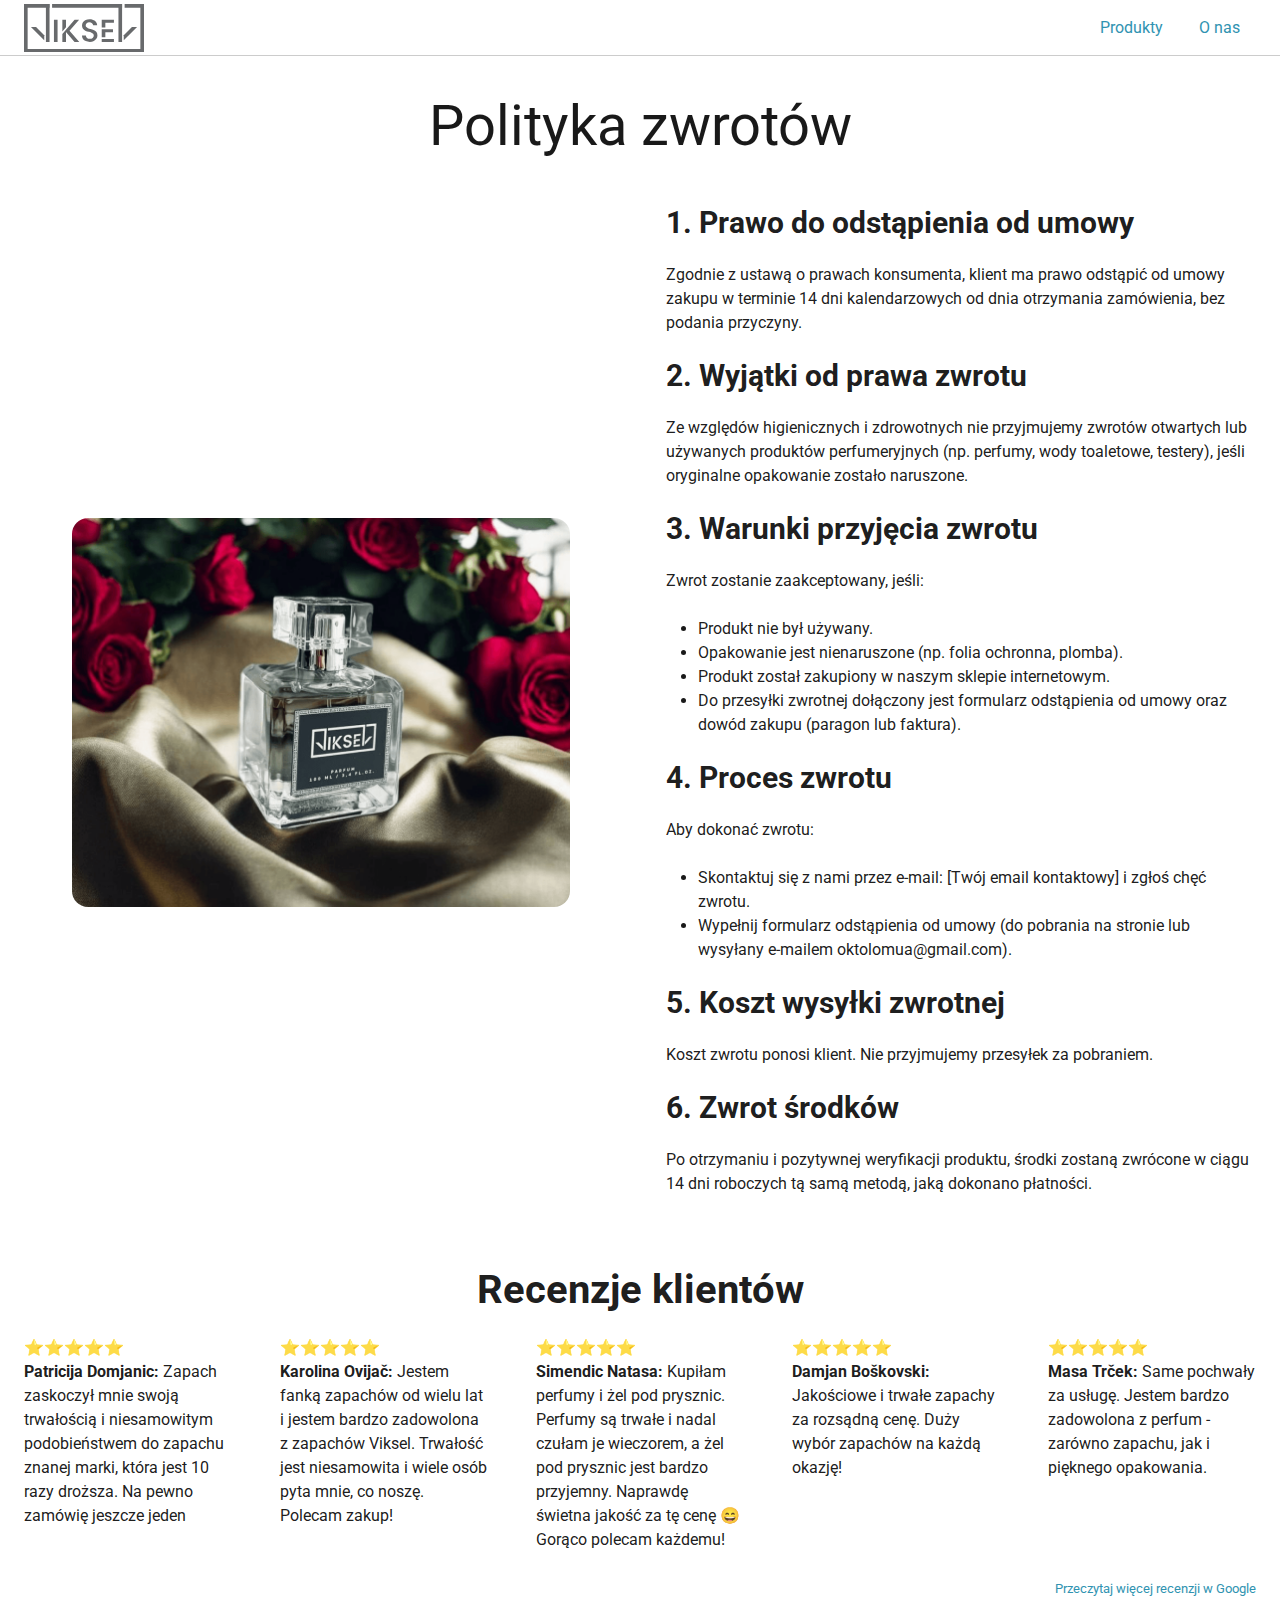
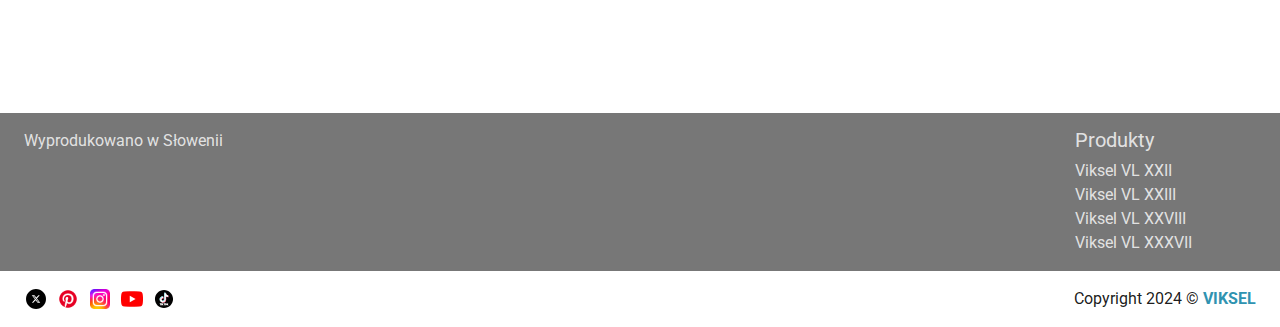
<file: return-policy/index.html>
<!DOCTYPE html>
<html lang="pl">
  <head>
    <meta charset="UTF-8" />
    <meta name="viewport" content="width=device-width, initial-scale=1.0" />
    <title>Viksel w Polsce - O nas</title>
    <meta
      name="description"
      content="Dowiedz się więcej o Viksel - marce luksusowych perfum inspirowanych światowymi zapachami. Nasza misja to oferowanie najwyższej jakości zapachów w przystępnych cenach."
    />
    <meta
      name="keywords"
      content="Viksel w Polsce, Viksel, perfum, perfum Viksel, Viksel Perfume, ISO 27716, iso, viksel recenzje, recenzje"
    />
    <!-- Styles -->
    <link rel="stylesheet" href="../styles.css" type="text/css" media="all" />

    <link rel="apple-touch-icon" sizes="180x180" href="/apple-touch-icon.png" />
    <link rel="icon" type="image/png" sizes="32x32" href="/favicon-32x32.png" />
    <link rel="icon" type="image/png" sizes="16x16" href="/favicon-16x16.png" />
    <link rel="manifest" href="/site.webmanifest" />
    <link rel="mask-icon" href="/safari-pinned-tab.svg" color="#5bbad5" />
    <meta name="msapplication-TileColor" content="#da532c" />
    <meta name="theme-color" content="#ffffff" />
    <!-- Google tag (gtag.js) -->
    <script
      async
      src="https://www.googletagmanager.com/gtag/js?id=G-KKYJMCFBF2"
    ></script>
    <script>
      window.dataLayer = window.dataLayer || [];
      function gtag() {
        dataLayer.push(arguments);
      }

      gtag("js", new Date());

      gtag("config", "G-KKYJMCFBF2");
    </script>
    <script
      async
      src="https://pagead2.googlesyndication.com/pagead/js/adsbygoogle.js?client=ca-pub-0253913503679816"
      crossorigin="anonymous"
    ></script>
  </head>
  <body>
    <a class="skip-link screen-reader-text" href="#navigation"
      >Skip to navigation</a
    >
    <a class="skip-link screen-reader-text" href="#content">Skip to content</a>

    <div class="wrap">
      <header class="header">
        <a class="logo" href="/">Viksel w Polsce</a>
        <ul id="navigation" class="nav">
          <li>
            <a href="/products/" class="btn">Produkty</a>
          </li>
          <li><a href="/about-us/" class="btn">O nas</a></li>
        </ul>
      </header>
      <main>
        <div id="content" role="main" class="content">
          <h1 class="centered">Polityka zwrotów</h1>
          <!--  -->
          <section class="section">
            <figure class="section-img img-p">
              <a href="/products/" title="Perfumy Viksel"
                ><img class="zoom" src="../viksel_8.png" alt="Nasza misja"
              /></a>
            </figure>
            <div class="item">
              <h3>1. Prawo do odstąpienia od umowy</h3>
              <p>
                Zgodnie z ustawą o prawach konsumenta, klient ma prawo odstąpić
                od umowy zakupu w terminie 14 dni kalendarzowych od dnia
                otrzymania zamówienia, bez podania przyczyny.
              </p>

              <h3>2. Wyjątki od prawa zwrotu</h3>
              <p>
                Ze względów higienicznych i zdrowotnych nie przyjmujemy zwrotów
                otwartych lub używanych produktów perfumeryjnych (np. perfumy,
                wody toaletowe, testery), jeśli oryginalne opakowanie zostało
                naruszone.
              </p>

              <h3>3. Warunki przyjęcia zwrotu</h3>
              <p>Zwrot zostanie zaakceptowany, jeśli:</p>

              <ul>
                <li>Produkt nie był używany.</li>

                <li>
                  Opakowanie jest nienaruszone (np. folia ochronna, plomba).
                </li>

                <li>Produkt został zakupiony w naszym sklepie internetowym.</li>

                <li>
                  Do przesyłki zwrotnej dołączony jest formularz odstąpienia od
                  umowy oraz dowód zakupu (paragon lub faktura).
                </li>
              </ul>

              <h3>4. Proces zwrotu</h3>
              <p>Aby dokonać zwrotu:</p>

              <ul>
                <li>
                  Skontaktuj się z nami przez e-mail: [Twój email kontaktowy] i
                  zgłoś chęć zwrotu.
                </li>
                <li>
                  Wypełnij formularz odstąpienia od umowy (do pobrania na
                  stronie lub wysyłany e-mailem oktolomua@gmail.com).
                </li>
              </ul>

              <h3>5. Koszt wysyłki zwrotnej</h3>
              <p>
                Koszt zwrotu ponosi klient. Nie przyjmujemy przesyłek za
                pobraniem.
              </p>

              <h3>6. Zwrot środków</h3>
              <p>
                Po otrzymaniu i pozytywnej weryfikacji produktu, środki zostaną
                zwrócone w ciągu 14 dni roboczych tą samą metodą, jaką dokonano
                płatności.
              </p>
            </div>
          </section>
          <section class="reviews">
            <h2 class="centered">Recenzje klientów</h2>
            <div class="reviews-row">
              <div class="review">
                <span>⭐⭐⭐⭐⭐</span>
                <p>
                  <strong>Patricija Domjanic:</strong> Zapach zaskoczył mnie
                  swoją trwałością i niesamowitym podobieństwem do zapachu
                  znanej marki, która jest 10 razy droższa. Na pewno zamówię
                  jeszcze jeden
                </p>
              </div>
              <div class="review">
                <span>⭐⭐⭐⭐⭐</span>
                <p>
                  <strong>Karolina Ovijač:</strong> Jestem fanką zapachów od
                  wielu lat i jestem bardzo zadowolona z zapachów Viksel.
                  Trwałość jest niesamowita i wiele osób pyta mnie, co noszę.
                  Polecam zakup!
                </p>
              </div>
              <div class="review">
                <span>⭐⭐⭐⭐⭐</span>
                <p>
                  <strong>Simendic Natasa:</strong> Kupiłam perfumy i żel pod
                  prysznic. Perfumy są trwałe i nadal czułam je wieczorem, a żel
                  pod prysznic jest bardzo przyjemny. Naprawdę świetna jakość za
                  tę cenę 😄 Gorąco polecam każdemu!
                </p>
              </div>
              <div class="review">
                <span>⭐⭐⭐⭐⭐</span>
                <p>
                  <strong>Damjan Boškovski:</strong> Jakościowe i trwałe zapachy
                  za rozsądną cenę. Duży wybór zapachów na każdą okazję!
                </p>
              </div>
              <div class="review">
                <span>⭐⭐⭐⭐⭐</span>
                <p>
                  <strong>Masa Trček:</strong> Same pochwały za usługę. Jestem
                  bardzo zadowolona z perfum - zarówno zapachu, jak i pięknego
                  opakowania.
                </p>
              </div>
            </div>
            <p class="right-align">
              <small>
                <a
                  href="https://www.google.com/search?sa=X&hl=en-SI&sca_esv=7714a799c7b8016b&cs=1&tbm=lcl&sxsrf=ADLYWIJOWIzDX2thVyDf8TmzpMDhvzzjaw:1724240742965&q=Viksel+Reviews&rflfq=1&num=20&stick=H4sIAAAAAAAAAONgkxIxNDcyNjIwMzUyNzY2tLA0NTY1MN7AyPiKkS8sM7s4NUchKLUsM7W8eBErmgAAi5ZbTD0AAAA&rldimm=17232065273318953503&ved=2ahUKEwj1kfengYaIAxVQ87sIHb7PF9sQ9fQKegQIOhAF&biw=2560&bih=1271&dpr=1.5#lkt=LocalPoiReviews"
                  target="_blank"
                >
                  Przeczytaj więcej recenzji w Google
                </a>
              </small>
            </p>
          </section>
        </div>
        <footer id="footer" class="footer-wrapper">
          <div class="footer dark-footer between">
            <div class="textwidget">
              <p>Wyprodukowano w Słowenii</p>
            </div>
            <div class="textwidget">
              <h3>Produkty</h3>
              <ul>
                <li>
                  <a
                    href="/products/xxii/"
                    title="Perfumy inspirowane zapachem Louis Vuitton Turbulences"
                    >Viksel VL XXII</a
                  >
                </li>
                <li>
                  <a
                    href="/products/xxiii/"
                    title="Perfumy inspirowane twórczością Louis Vuitton Attrape-Rêves"
                    >Viksel VL XXIII</a
                  >
                </li>
                <li>
                  <a
                    href="/products/xxviii/"
                    title="Perfumy inspirowane perfumami Vilhelm Parfumerie Poets of Berlin"
                    >Viksel VL XXVIII</a
                  >
                </li>
                <li>
                  <a
                    href="/products/xxxvii/"
                    title="Perfumy inspirowane zapachem Hugo Boss"
                    >Viksel VL XXXVII</a
                  >
                </li>
              </ul>
            </div>
          </div>
          <div class="footer light-footer">
            <ul>
              <li>
                <a
                  target="_blank"
                  class="social x"
                  href="https://x.com/Old_Perfumer"
                  title="X Old Perfumer"
                >
                  <img src="/x.svg" alt="X Old Perfumer" />
                </a>
              </li>
              <li>
                <a
                  target="_blank"
                  class="social pinterest"
                  href="https://www.pinterest.com/vikselpl/"
                  title="Pinterest Viksel w Polsce"
                  ><img src="/pinterest.png" alt="pinterest"
                /></a>
              </li>
              <li>
                <a
                  target="_blank"
                  class="social insta"
                  href="https://www.instagram.com/viksel_w_polsce/"
                  title="Instagram Viksel w Polsce"
                >
                  <img src="/insta.png" alt="Instagram Viksel w Polsce" />
                </a>
              </li>
              <li>
                <a
                  target="_blank"
                  class="social youtube"
                  title="YouTube Old Perfumer"
                  href="https://www.youtube.com/channel/UCSzr4kF8k4hU25FbCslVG5Q"
                  ><img src="/youtube.png" alt="YouTube Old Perfumer"
                /></a>
              </li>
              <li>
                <a
                  target="_blank"
                  class="social tiktok"
                  title="TikTok Old Perfumer"
                  href="https://www.tiktok.com/@oldperfumer"
                  ><img src="/tiktok.svg" alt="TikTok Old Perfumer"
                /></a>
              </li>
            </ul>
            <div class="copyright-footer">
              Copyright 2024 ©
              <strong
                ><a href="https://viksel.com/" target="_blank" rel="nofollow"
                  >VIKSEL</a
                ></strong
              >
            </div>
          </div>
        </footer>
      </main>
    </div>
  </body>
</html>
</file>
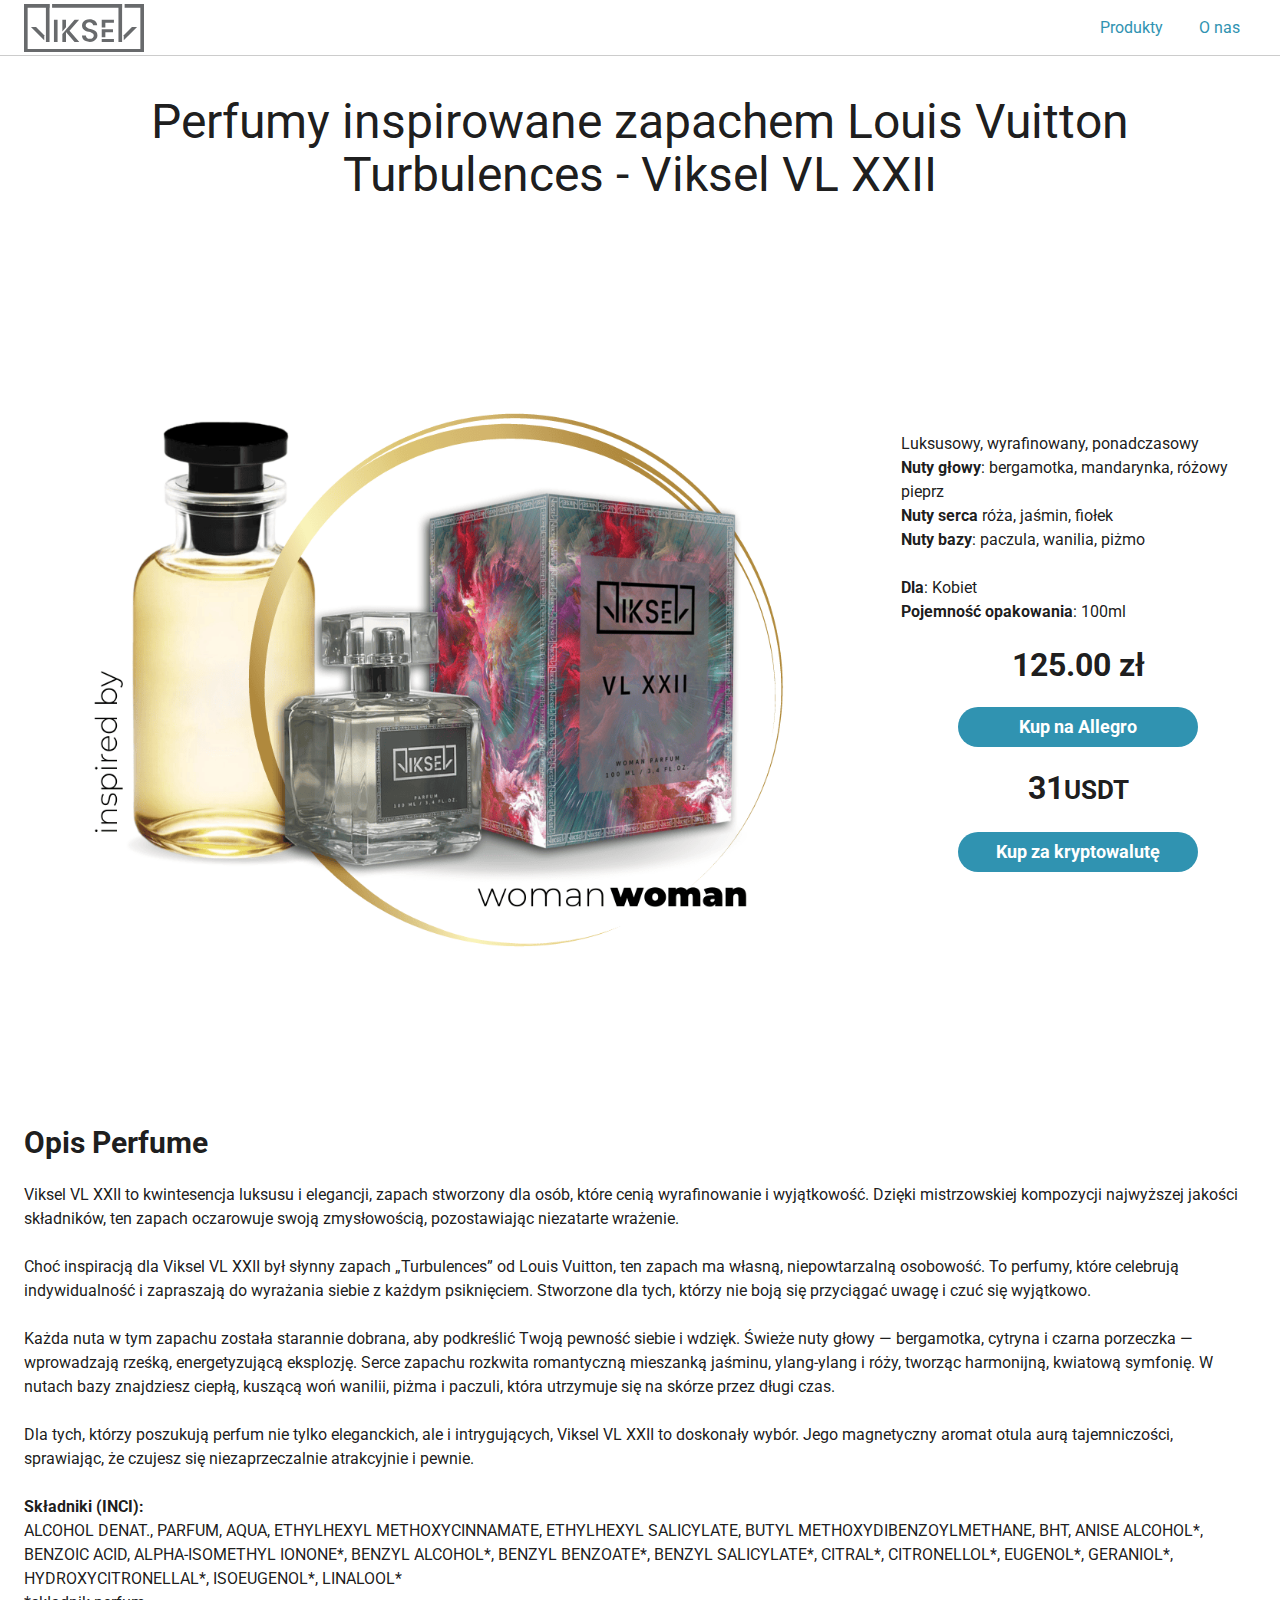
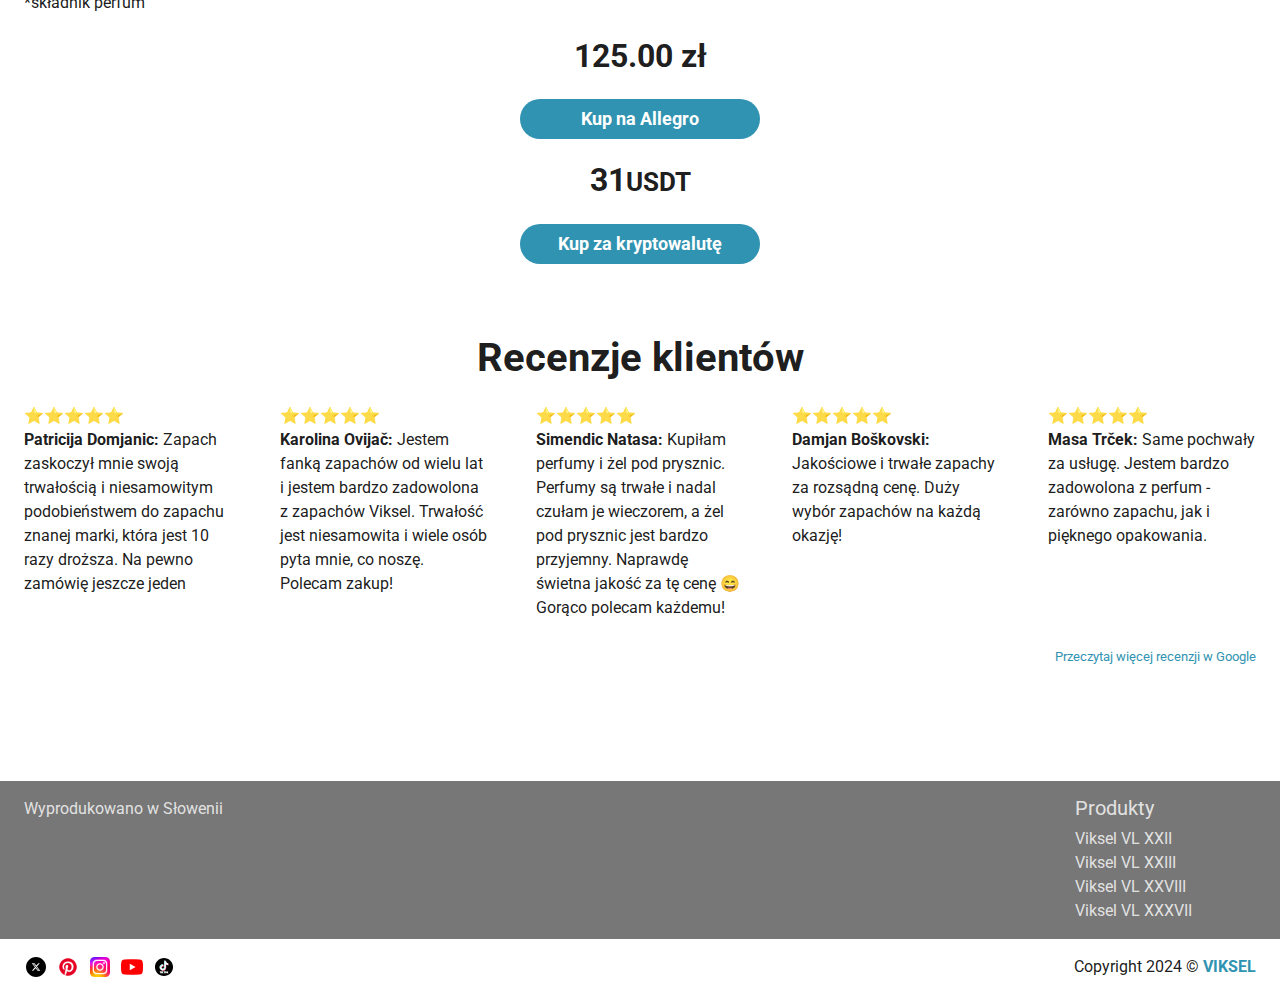
<file: products/xxii/index.html>
<!DOCTYPE html>
<html lang="pl">
  <head>
    <meta charset="UTF-8" />
    <meta name="viewport" content="width=device-width, initial-scale=1.0" />
    <title>Viksel - VL XXII</title>
    <meta
      name="description"
      content="Perfumy inspirowane zapachem Louis Vuitton Turbulences - Viksel VL XXII"
    />
    <meta
      name="keywords"
      content="Viksel w Polsce, Viksel, perfum, perfum Viksel, Viksel Perfume, ISO 27716, iso, Perfume Viksel VL XXII, Viksel VL XXII, VL XXII"
    />
    <!-- Styles -->
    <link
      rel="stylesheet"
      href="../../styles.css"
      type="text/css"
      media="all"
    />

    <link rel="apple-touch-icon" sizes="180x180" href="/apple-touch-icon.png" />
    <link rel="icon" type="image/png" sizes="32x32" href="/favicon-32x32.png" />
    <link rel="icon" type="image/png" sizes="16x16" href="/favicon-16x16.png" />
    <link rel="manifest" href="/site.webmanifest" />
    <link rel="mask-icon" href="/safari-pinned-tab.svg" color="#5bbad5" />
    <meta name="msapplication-TileColor" content="#da532c" />
    <meta name="theme-color" content="#ffffff" />
    <!-- Google tag (gtag.js) -->
    <script
      async
      src="https://www.googletagmanager.com/gtag/js?id=G-KKYJMCFBF2"
    ></script>
    <script>
      window.dataLayer = window.dataLayer || [];
      function gtag() {
        dataLayer.push(arguments);
      }

      gtag("js", new Date());

      gtag("config", "G-KKYJMCFBF2");
    </script>
    <script
      async
      src="https://pagead2.googlesyndication.com/pagead/js/adsbygoogle.js?client=ca-pub-0253913503679816"
      crossorigin="anonymous"
    ></script>
    <!-- Event snippet for Подписка conversion page
In your html page, add the snippet and call gtag_report_conversion when someone clicks on the chosen link or button. -->
    <script>
      function gtag_report_conversion(url) {
        var callback = function () {
          if (typeof url != "undefined") {
            window.location = url;
          }
        };
        gtag("event", "conversion", {
          send_to: "AW-1024224081/BIyZCP-0x8sYENHWsegD",
          event_callback: callback,
        });
        return false;
      }
    </script>
  </head>
  <body>
    <a class="skip-link screen-reader-text" href="#navigation"
      >Skip to navigation</a
    >
    <a class="skip-link screen-reader-text" href="#content">Skip to content</a>

    <div class="wrap">
      <header class="header">
        <a class="logo" href="/">Viksel w Polsce</a>
        <ul id="navigation" class="nav">
          <li>
            <a href="/products/" class="btn">Produkty</a>
          </li>
          <li><a href="/about-us/" class="btn">O nas</a></li>
        </ul>
      </header>
      <main>
        <div id="content" role="main" class="content">
          <h1 class="centered prod-title">
            Perfumy inspirowane zapachem Louis Vuitton Turbulences - Viksel VL
            XXII
          </h1>
          <section class="section inner-product">
            <figure class="section-img">
              <img class="zoom" src="/XXII.png" alt="Viksel VL XXII" />
            </figure>
            <div class="item">
              <p>
                Luksusowy, wyrafinowany, ponadczasowy<br />
                <strong>Nuty głowy</strong>: bergamotka, mandarynka, różowy
                pieprz<br />
                <strong>Nuty serca</strong> róża, jaśmin, fiołek<br />
                <strong>Nuty bazy</strong>: paczula, wanilia, piżmo
              </p>
              <p>
                <strong>Dla</strong>: Kobiet<br />
                <strong>Pojemność opakowania</strong>: 100ml
              </p>
              <div class="price-box">
                <h2 class="price">125.00 zł</h2>
                <a
                  class="buy-bnt"
                  href="https://allegro.pl/oferta/viksel-vl-xxii-16296498105"
                  title="Kup na Allegro Viksel
              VL XXII"
                  >Kup na Allegro</a
                >
                <h2 class="price">31<small>USDT</small></h2>
                <a
                  class="buy-bnt"
                  href="/crypto/"
                  title="Kup za kryptowalutę Viksel VL XXII"
                  >Kup za kryptowalutę</a
                >
              </div>
            </div>
          </section>
          <section class="product-description">
            <h3>Opis Perfume</h3>
            <p>
              Viksel VL XXII to kwintesencja luksusu i elegancji, zapach
              stworzony dla osób, które cenią wyrafinowanie i wyjątkowość.
              Dzięki mistrzowskiej kompozycji najwyższej jakości składników, ten
              zapach oczarowuje swoją zmysłowością, pozostawiając niezatarte
              wrażenie.
            </p>

            <p>
              Choć inspiracją dla Viksel VL XXII był słynny zapach „Turbulences”
              od Louis Vuitton, ten zapach ma własną, niepowtarzalną osobowość.
              To perfumy, które celebrują indywidualność i zapraszają do
              wyrażania siebie z każdym psiknięciem. Stworzone dla tych, którzy
              nie boją się przyciągać uwagę i czuć się wyjątkowo.
            </p>

            <p>
              Każda nuta w tym zapachu została starannie dobrana, aby podkreślić
              Twoją pewność siebie i wdzięk. Świeże nuty głowy — bergamotka,
              cytryna i czarna porzeczka — wprowadzają rześką, energetyzującą
              eksplozję. Serce zapachu rozkwita romantyczną mieszanką jaśminu,
              ylang-ylang i róży, tworząc harmonijną, kwiatową symfonię. W
              nutach bazy znajdziesz ciepłą, kuszącą woń wanilii, piżma i
              paczuli, która utrzymuje się na skórze przez długi czas.
            </p>

            <p>
              Dla tych, którzy poszukują perfum nie tylko eleganckich, ale i
              intrygujących, Viksel VL XXII to doskonały wybór. Jego magnetyczny
              aromat otula aurą tajemniczości, sprawiając, że czujesz się
              niezaprzeczalnie atrakcyjnie i pewnie.
            </p>
            <p>
              <strong>Składniki (INCI):</strong><br />
              ALCOHOL DENAT., PARFUM, AQUA, ETHYLHEXYL METHOXYCINNAMATE,
              ETHYLHEXYL SALICYLATE, BUTYL METHOXYDIBENZOYLMETHANE, BHT, ANISE
              ALCOHOL*, BENZOIC ACID, ALPHA-ISOMETHYL IONONE*, BENZYL ALCOHOL*,
              BENZYL BENZOATE*, BENZYL SALICYLATE*, CITRAL*, CITRONELLOL*,
              EUGENOL*, GERANIOL*, HYDROXYCITRONELLAL*, ISOEUGENOL*, LINALOOL*
              <br />*składnik perfum
            </p>
            <div class="price-box">
              <h2 class="price">125.00 zł</h2>
              <a
                class="buy-bnt"
                href="https://allegro.pl/oferta/viksel-vl-xxii-16296498105"
                title="Kup na Allegro Viksel
              VL XXII"
                >Kup na Allegro</a
              >
              <h2 class="price">31<small>USDT</small></h2>
              <a
                class="buy-bnt"
                href="/crypto/"
                title="Kup za kryptowalutę Viksel VL XXII"
                >Kup za kryptowalutę</a
              >
            </div>
          </section>
          <section class="reviews">
            <h2 class="centered">Recenzje klientów</h2>
            <div class="reviews-row">
              <div class="review">
                <span>⭐⭐⭐⭐⭐</span>
                <p>
                  <strong>Patricija Domjanic:</strong> Zapach zaskoczył mnie
                  swoją trwałością i niesamowitym podobieństwem do zapachu
                  znanej marki, która jest 10 razy droższa. Na pewno zamówię
                  jeszcze jeden
                </p>
              </div>
              <div class="review">
                <span>⭐⭐⭐⭐⭐</span>
                <p>
                  <strong>Karolina Ovijač:</strong> Jestem fanką zapachów od
                  wielu lat i jestem bardzo zadowolona z zapachów Viksel.
                  Trwałość jest niesamowita i wiele osób pyta mnie, co noszę.
                  Polecam zakup!
                </p>
              </div>
              <div class="review">
                <span>⭐⭐⭐⭐⭐</span>
                <p>
                  <strong>Simendic Natasa:</strong> Kupiłam perfumy i żel pod
                  prysznic. Perfumy są trwałe i nadal czułam je wieczorem, a żel
                  pod prysznic jest bardzo przyjemny. Naprawdę świetna jakość za
                  tę cenę 😄 Gorąco polecam każdemu!
                </p>
              </div>
              <div class="review">
                <span>⭐⭐⭐⭐⭐</span>
                <p>
                  <strong>Damjan Boškovski:</strong> Jakościowe i trwałe zapachy
                  za rozsądną cenę. Duży wybór zapachów na każdą okazję!
                </p>
              </div>
              <div class="review">
                <span>⭐⭐⭐⭐⭐</span>
                <p>
                  <strong>Masa Trček:</strong> Same pochwały za usługę. Jestem
                  bardzo zadowolona z perfum - zarówno zapachu, jak i pięknego
                  opakowania.
                </p>
              </div>
            </div>
            <p class="right-align">
              <small>
                <a
                  href="https://www.google.com/search?sa=X&hl=en-SI&sca_esv=7714a799c7b8016b&cs=1&tbm=lcl&sxsrf=ADLYWIJOWIzDX2thVyDf8TmzpMDhvzzjaw:1724240742965&q=Viksel+Reviews&rflfq=1&num=20&stick=H4sIAAAAAAAAAONgkxIxNDcyNjIwMzUyNzY2tLA0NTY1MN7AyPiKkS8sM7s4NUchKLUsM7W8eBErmgAAi5ZbTD0AAAA&rldimm=17232065273318953503&ved=2ahUKEwj1kfengYaIAxVQ87sIHb7PF9sQ9fQKegQIOhAF&biw=2560&bih=1271&dpr=1.5#lkt=LocalPoiReviews"
                  target="_blank"
                >
                  Przeczytaj więcej recenzji w Google
                </a>
              </small>
            </p>
          </section>
        </div>
        <footer id="footer" class="footer-wrapper">
          <div class="footer dark-footer between">
            <div class="textwidget">
              <p>Wyprodukowano w Słowenii</p>
            </div>
            <div class="textwidget">
              <h3>Produkty</h3>
              <ul>
                <li>
                  <a
                    href="/products/xxii/"
                    title="Perfumy inspirowane zapachem Louis Vuitton Turbulences"
                    >Viksel VL XXII</a
                  >
                </li>
                <li>
                  <a
                    href="/products/xxiii/"
                    title="Perfumy inspirowane twórczością Louis Vuitton Attrape-Rêves"
                    >Viksel VL XXIII</a
                  >
                </li>
                <li>
                  <a
                    href="/products/xxviii/"
                    title="Perfumy inspirowane perfumami Vilhelm Parfumerie Poets of Berlin"
                    >Viksel VL XXVIII</a
                  >
                </li>
                <li>
                  <a
                    href="/products/xxxvii/"
                    title="Perfumy inspirowane zapachem Hugo Boss"
                    >Viksel VL XXXVII</a
                  >
                </li>
              </ul>
            </div>
          </div>
          <div class="footer light-footer">
            <ul>
              <li>
                <a
                  target="_blank"
                  class="social x"
                  href="https://x.com/Old_Perfumer"
                  title="X Old Perfumer"
                >
                  <img src="/x.svg" alt="X Old Perfumer" />
                </a>
              </li>
              <li>
                <a
                  target="_blank"
                  class="social pinterest"
                  href="https://www.pinterest.com/vikselpl/"
                  title="Pinterest Viksel w Polsce"
                  ><img src="/pinterest.png" alt="pinterest"
                /></a>
              </li>
              <li>
                <a
                  target="_blank"
                  class="social insta"
                  href="https://www.instagram.com/viksel_w_polsce/"
                  title="Instagram Viksel w Polsce"
                >
                  <img src="/insta.png" alt="Instagram Viksel w Polsce" />
                </a>
              </li>
              <li>
                <a
                  target="_blank"
                  class="social youtube"
                  title="YouTube Old Perfumer"
                  href="https://www.youtube.com/channel/UCSzr4kF8k4hU25FbCslVG5Q"
                  ><img src="/youtube.png" alt="YouTube Old Perfumer"
                /></a>
              </li>
              <li>
                <a
                  target="_blank"
                  class="social tiktok"
                  title="TikTok Old Perfumer"
                  href="https://www.tiktok.com/@oldperfumer"
                  ><img src="/tiktok.svg" alt="TikTok Old Perfumer"
                /></a>
              </li>
            </ul>
            <div class="copyright-footer">
              Copyright 2024 ©
              <strong
                ><a href="https://viksel.com/" target="_blank" rel="nofollow"
                  >VIKSEL</a
                ></strong
              >
            </div>
          </div>
        </footer>
      </main>
    </div>
  </body>
</html>
</file>
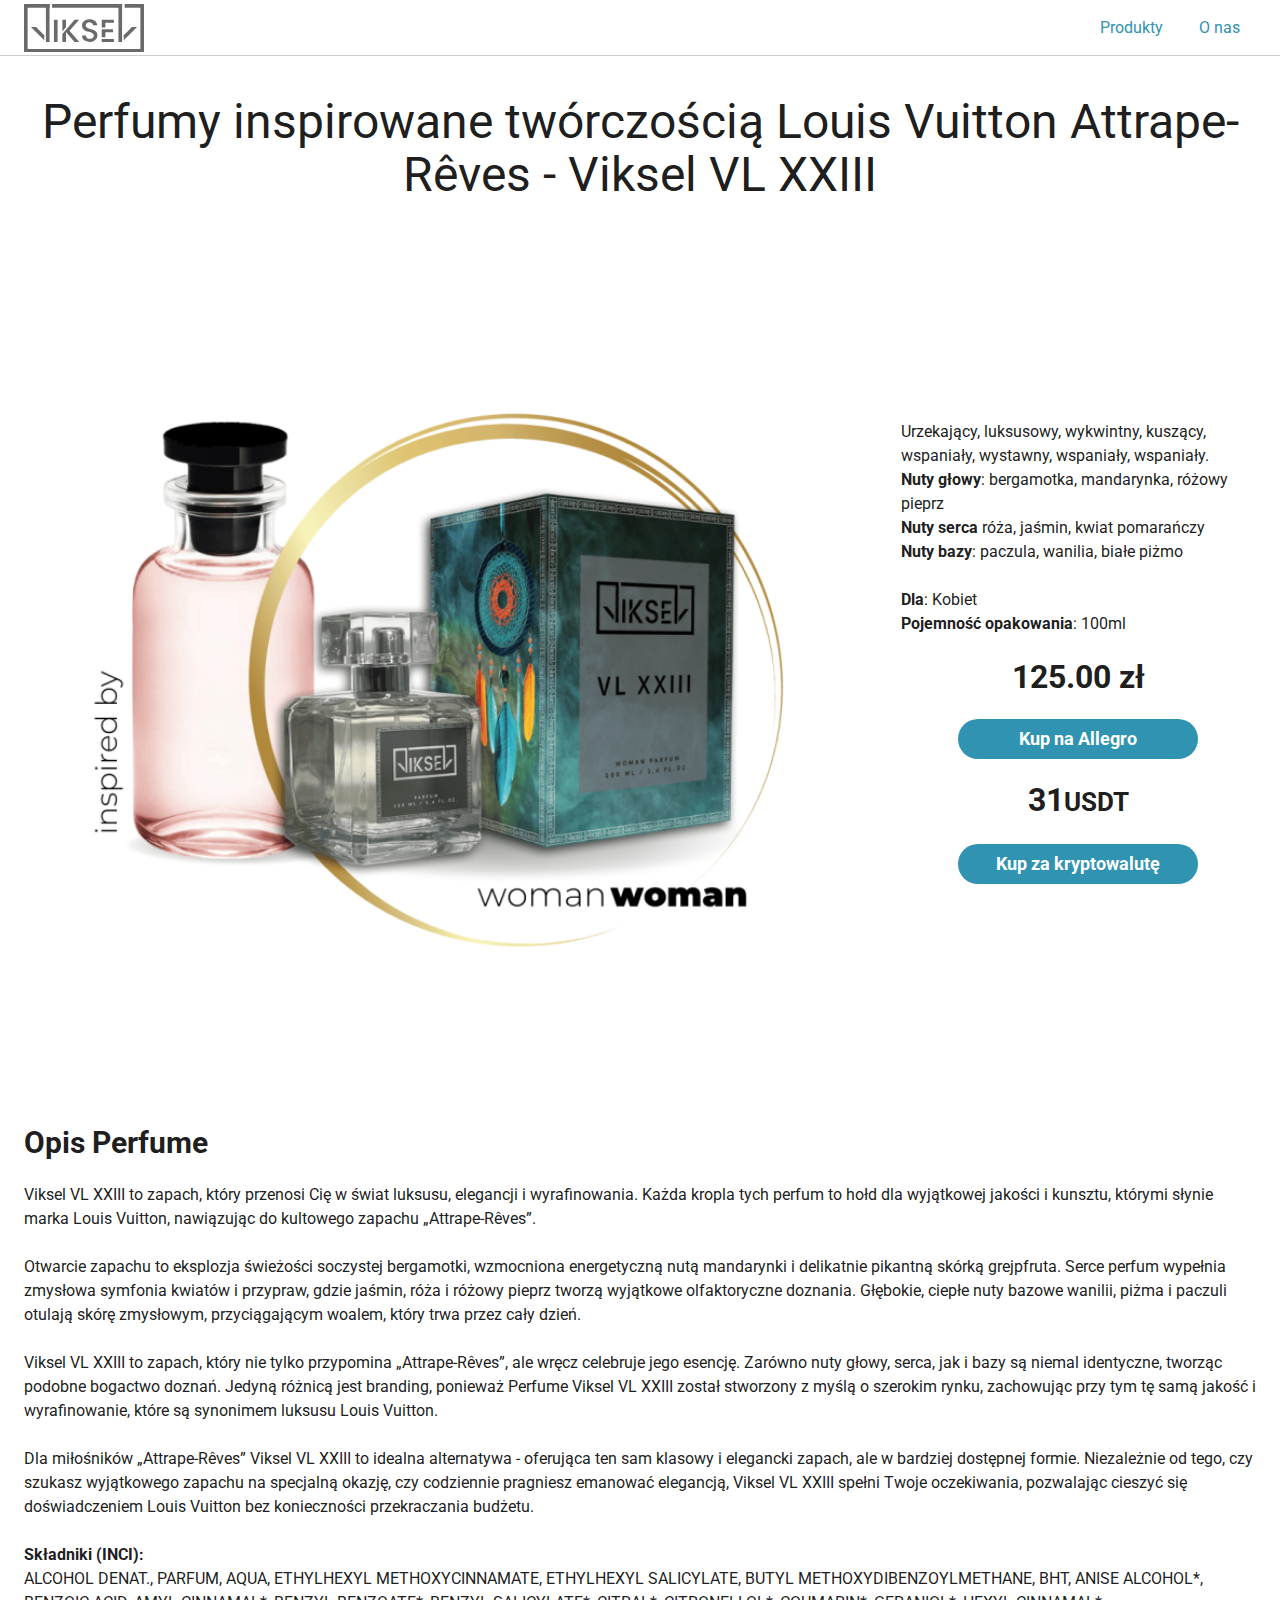
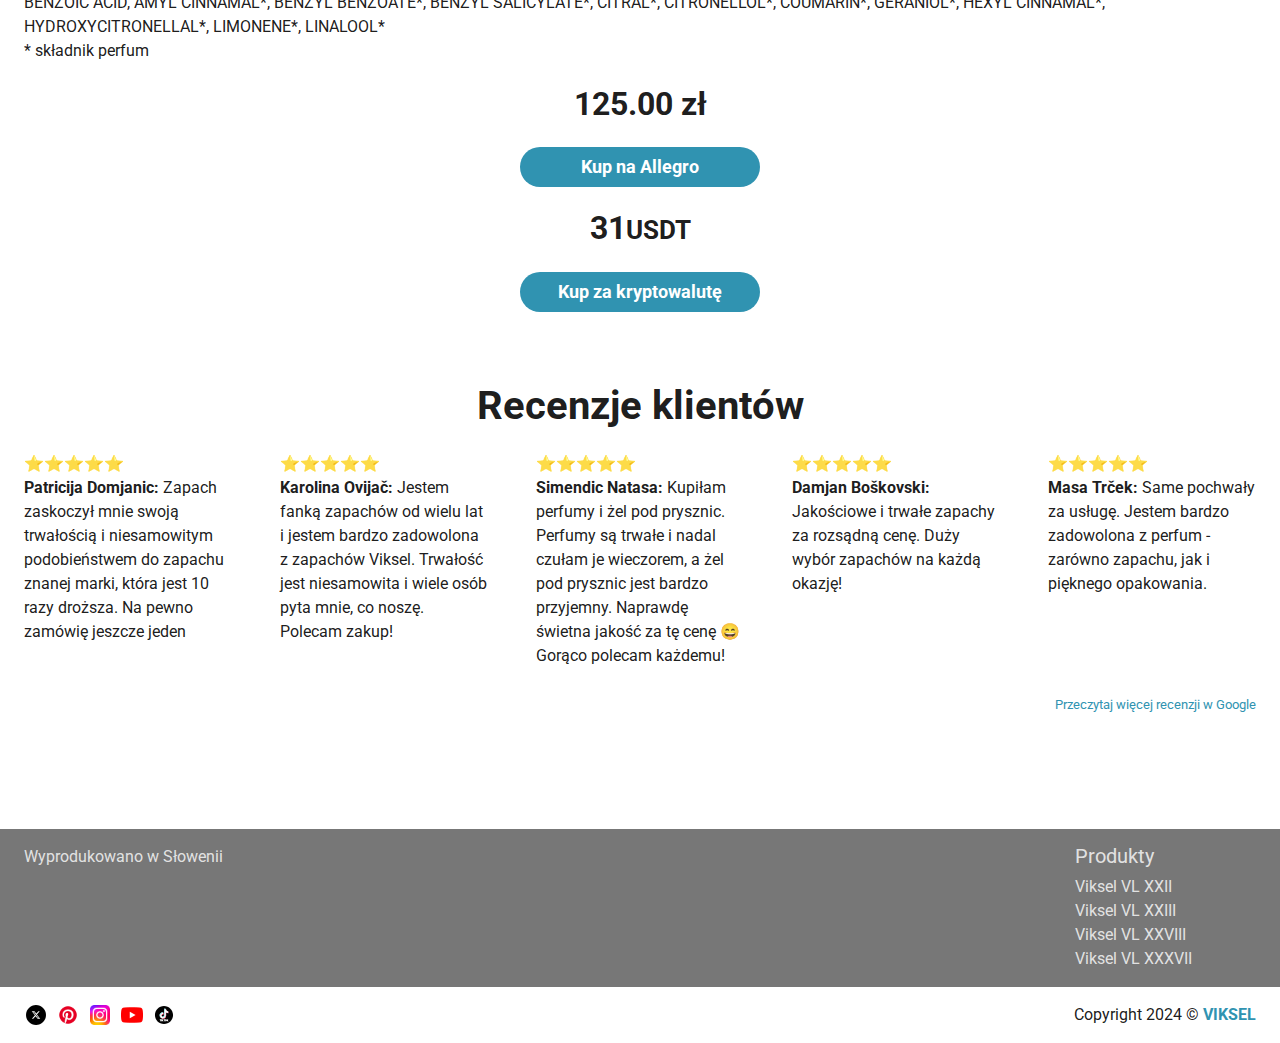
<file: products/xxiii/index.html>
<!DOCTYPE html>
<html lang="pl">
  <head>
    <meta charset="UTF-8" />
    <meta name="viewport" content="width=device-width, initial-scale=1.0" />
    <title>Viksel - VL XXIII</title>
    <meta
      name="description"
      content="Perfumy inspirowane twórczością Louis Vuitton Attrape-reves - Viksel VL XXIII"
    />
    <meta
      name="keywords"
      content="Viksel w Polsce, Viksel, perfum, perfum Viksel, Viksel Perfume, ISO 27716, iso, Perfume Viksel VL XXIII, Viksel VL XXIII, VL XXIII"
    />
    <!-- Styles -->
    <link
      rel="stylesheet"
      href="../../styles.css"
      type="text/css"
      media="all"
    />

    <link rel="apple-touch-icon" sizes="180x180" href="/apple-touch-icon.png" />
    <link rel="icon" type="image/png" sizes="32x32" href="/favicon-32x32.png" />
    <link rel="icon" type="image/png" sizes="16x16" href="/favicon-16x16.png" />
    <link rel="manifest" href="/site.webmanifest" />
    <link rel="mask-icon" href="/safari-pinned-tab.svg" color="#5bbad5" />
    <meta name="msapplication-TileColor" content="#da532c" />
    <meta name="theme-color" content="#ffffff" />
    <!-- Google tag (gtag.js) -->
    <script
      async
      src="https://www.googletagmanager.com/gtag/js?id=G-KKYJMCFBF2"
    ></script>
    <script>
      window.dataLayer = window.dataLayer || [];
      function gtag() {
        dataLayer.push(arguments);
      }

      gtag("js", new Date());

      gtag("config", "G-KKYJMCFBF2");
    </script>
    <script
      async
      src="https://pagead2.googlesyndication.com/pagead/js/adsbygoogle.js?client=ca-pub-0253913503679816"
      crossorigin="anonymous"
    ></script>
  </head>
  <body>
    <a class="skip-link screen-reader-text" href="#navigation"
      >Skip to navigation</a
    >
    <a class="skip-link screen-reader-text" href="#content">Skip to content</a>

    <div class="wrap">
      <header class="header">
        <a class="logo" href="/">Viksel w Polsce</a>
        <ul id="navigation" class="nav">
          <li>
            <a href="/products/" class="btn">Produkty</a>
          </li>
          <li><a href="/about-us/" class="btn">O nas</a></li>
        </ul>
      </header>
      <main>
        <div id="content" role="main" class="content">
          <h1 class="centered prod-title">
            Perfumy inspirowane twórczością Louis Vuitton Attrape-Rêves - Viksel
            VL XXIII
          </h1>
          <section class="section inner-product">
            <figure class="section-img">
              <img class="zoom" src="/XXIII.png" alt="Viksel VL XXIII" />
            </figure>
            <div class="item">
              <p>
                Urzekający, luksusowy, wykwintny, kuszący, wspaniały, wystawny,
                wspaniały, wspaniały.<br />
                <strong>Nuty głowy</strong>: bergamotka, mandarynka, różowy
                pieprz<br />
                <strong>Nuty serca</strong> róża, jaśmin, kwiat pomarańczy<br />
                <strong>Nuty bazy</strong>: paczula, wanilia, białe piżmo
              </p>
              <p>
                <strong>Dla</strong>: Kobiet<br />
                <strong>Pojemność opakowania</strong>: 100ml
              </p>
              <div class="price-box">
                <h2 class="price">125.00 zł</h2>
                <a
                  class="buy-bnt"
                  href="https://allegro.pl/oferta/viksel-vl-xxiii-16296545060"
                  title="Kup na Allegro Viksel
              VL XXIII"
                  >Kup na Allegro</a
                >
                <h2 class="price">31<small>USDT</small></h2>
                <a
                  class="buy-bnt"
                  href="/crypto/"
                  title="Kup za kryptowalutę Viksel VL XXIII"
                  >Kup za kryptowalutę</a
                >
              </div>
            </div>
          </section>
          <section class="product-description">
            <h3>Opis Perfume</h3>
            <p>
              Viksel VL XXIII to zapach, który przenosi Cię w świat luksusu,
              elegancji i wyrafinowania. Każda kropla tych perfum to hołd dla
              wyjątkowej jakości i kunsztu, którymi słynie marka Louis Vuitton,
              nawiązując do kultowego zapachu „Attrape-Rêves”.
            </p>

            <p>
              Otwarcie zapachu to eksplozja świeżości soczystej bergamotki,
              wzmocniona energetyczną nutą mandarynki i delikatnie pikantną
              skórką grejpfruta. Serce perfum wypełnia zmysłowa symfonia kwiatów
              i przypraw, gdzie jaśmin, róża i różowy pieprz tworzą wyjątkowe
              olfaktoryczne doznania. Głębokie, ciepłe nuty bazowe wanilii,
              piżma i paczuli otulają skórę zmysłowym, przyciągającym woalem,
              który trwa przez cały dzień.
            </p>

            <p>
              Viksel VL XXIII to zapach, który nie tylko przypomina
              „Attrape-Rêves”, ale wręcz celebruje jego esencję. Zarówno nuty
              głowy, serca, jak i bazy są niemal identyczne, tworząc podobne
              bogactwo doznań. Jedyną różnicą jest branding, ponieważ Perfume
              Viksel VL XXIII został stworzony z myślą o szerokim rynku,
              zachowując przy tym tę samą jakość i wyrafinowanie, które są
              synonimem luksusu Louis Vuitton.
            </p>

            <p>
              Dla miłośników „Attrape-Rêves” Viksel VL XXIII to idealna
              alternatywa - oferująca ten sam klasowy i elegancki zapach, ale w
              bardziej dostępnej formie. Niezależnie od tego, czy szukasz
              wyjątkowego zapachu na specjalną okazję, czy codziennie pragniesz
              emanować elegancją, Viksel VL XXIII spełni Twoje oczekiwania,
              pozwalając cieszyć się doświadczeniem Louis Vuitton bez
              konieczności przekraczania budżetu.
            </p>
            <p>
              <strong>Składniki (INCI):</strong><br />
              ALCOHOL DENAT., PARFUM, AQUA, ETHYLHEXYL METHOXYCINNAMATE,
              ETHYLHEXYL SALICYLATE, BUTYL METHOXYDIBENZOYLMETHANE, BHT, ANISE
              ALCOHOL*, BENZOIC ACID, AMYL CINNAMAL*, BENZYL BENZOATE*, BENZYL
              SALICYLATE*, CITRAL*, CITRONELLOL*, COUMARIN*, GERANIOL*, HEXYL
              CINNAMAL*, HYDROXYCITRONELLAL*, LIMONENE*, LINALOOL*<br />
              * składnik perfum
            </p>
            <div class="price-box">
              <h2 class="price">125.00 zł</h2>
              <a
                class="buy-bnt"
                href="https://allegro.pl/oferta/viksel-vl-xxiii-16296545060"
                title="Kup na Allegro Viksel
              VL XXIII"
                >Kup na Allegro</a
              >
              <h2 class="price">31<small>USDT</small></h2>
              <a
                class="buy-bnt"
                href="/crypto/"
                title="Kup za kryptowalutę Viksel VL XXIII"
                >Kup za kryptowalutę</a
              >
            </div>
          </section>
          <section class="reviews">
            <h2 class="centered">Recenzje klientów</h2>
            <div class="reviews-row">
              <div class="review">
                <span>⭐⭐⭐⭐⭐</span>
                <p>
                  <strong>Patricija Domjanic:</strong> Zapach zaskoczył mnie
                  swoją trwałością i niesamowitym podobieństwem do zapachu
                  znanej marki, która jest 10 razy droższa. Na pewno zamówię
                  jeszcze jeden
                </p>
              </div>
              <div class="review">
                <span>⭐⭐⭐⭐⭐</span>
                <p>
                  <strong>Karolina Ovijač:</strong> Jestem fanką zapachów od
                  wielu lat i jestem bardzo zadowolona z zapachów Viksel.
                  Trwałość jest niesamowita i wiele osób pyta mnie, co noszę.
                  Polecam zakup!
                </p>
              </div>
              <div class="review">
                <span>⭐⭐⭐⭐⭐</span>
                <p>
                  <strong>Simendic Natasa:</strong> Kupiłam perfumy i żel pod
                  prysznic. Perfumy są trwałe i nadal czułam je wieczorem, a żel
                  pod prysznic jest bardzo przyjemny. Naprawdę świetna jakość za
                  tę cenę 😄 Gorąco polecam każdemu!
                </p>
              </div>
              <div class="review">
                <span>⭐⭐⭐⭐⭐</span>
                <p>
                  <strong>Damjan Boškovski:</strong> Jakościowe i trwałe zapachy
                  za rozsądną cenę. Duży wybór zapachów na każdą okazję!
                </p>
              </div>
              <div class="review">
                <span>⭐⭐⭐⭐⭐</span>
                <p>
                  <strong>Masa Trček:</strong> Same pochwały za usługę. Jestem
                  bardzo zadowolona z perfum - zarówno zapachu, jak i pięknego
                  opakowania.
                </p>
              </div>
            </div>
            <p class="right-align">
              <small>
                <a
                  href="https://www.google.com/search?sa=X&hl=en-SI&sca_esv=7714a799c7b8016b&cs=1&tbm=lcl&sxsrf=ADLYWIJOWIzDX2thVyDf8TmzpMDhvzzjaw:1724240742965&q=Viksel+Reviews&rflfq=1&num=20&stick=H4sIAAAAAAAAAONgkxIxNDcyNjIwMzUyNzY2tLA0NTY1MN7AyPiKkS8sM7s4NUchKLUsM7W8eBErmgAAi5ZbTD0AAAA&rldimm=17232065273318953503&ved=2ahUKEwj1kfengYaIAxVQ87sIHb7PF9sQ9fQKegQIOhAF&biw=2560&bih=1271&dpr=1.5#lkt=LocalPoiReviews"
                  target="_blank"
                >
                  Przeczytaj więcej recenzji w Google
                </a>
              </small>
            </p>
          </section>
        </div>
        <footer id="footer" class="footer-wrapper">
          <div class="footer dark-footer between">
            <div class="textwidget">
              <p>Wyprodukowano w Słowenii</p>
            </div>
            <div class="textwidget">
              <h3>Produkty</h3>
              <ul>
                <li>
                  <a
                    href="/products/xxii/"
                    title="Perfumy inspirowane zapachem Louis Vuitton Turbulences"
                    >Viksel VL XXII</a
                  >
                </li>
                <li>
                  <a
                    href="/products/xxiii/"
                    title="Perfumy inspirowane twórczością Louis Vuitton Attrape-Rêves"
                    >Viksel VL XXIII</a
                  >
                </li>
                <li>
                  <a
                    href="/products/xxviii/"
                    title="Perfumy inspirowane perfumami Vilhelm Parfumerie Poets of Berlin"
                    >Viksel VL XXVIII</a
                  >
                </li>
                <li>
                  <a
                    href="/products/xxxvii/"
                    title="Perfumy inspirowane zapachem Hugo Boss"
                    >Viksel VL XXXVII</a
                  >
                </li>
              </ul>
            </div>
          </div>
          <div class="footer light-footer">
            <ul>
              <li>
                <a
                  target="_blank"
                  class="social x"
                  href="https://x.com/Old_Perfumer"
                  title="X Old Perfumer"
                >
                  <img src="/x.svg" alt="X Old Perfumer" />
                </a>
              </li>
              <li>
                <a
                  target="_blank"
                  class="social pinterest"
                  href="https://www.pinterest.com/vikselpl/"
                  title="Pinterest Viksel w Polsce"
                  ><img src="/pinterest.png" alt="pinterest"
                /></a>
              </li>
              <li>
                <a
                  target="_blank"
                  class="social insta"
                  href="https://www.instagram.com/viksel_w_polsce/"
                  title="Instagram Viksel w Polsce"
                >
                  <img src="/insta.png" alt="Instagram Viksel w Polsce" />
                </a>
              </li>
              <li>
                <a
                  target="_blank"
                  class="social youtube"
                  title="YouTube Old Perfumer"
                  href="https://www.youtube.com/channel/UCSzr4kF8k4hU25FbCslVG5Q"
                  ><img src="/youtube.png" alt="YouTube Old Perfumer"
                /></a>
              </li>
              <li>
                <a
                  target="_blank"
                  class="social tiktok"
                  title="TikTok Old Perfumer"
                  href="https://www.tiktok.com/@oldperfumer"
                  ><img src="/tiktok.svg" alt="TikTok Old Perfumer"
                /></a>
              </li>
            </ul>
            <div class="copyright-footer">
              Copyright 2024 ©
              <strong
                ><a href="https://viksel.com/" target="_blank" rel="nofollow"
                  >VIKSEL</a
                ></strong
              >
            </div>
          </div>
        </footer>
      </main>
    </div>
  </body>
</html>
</file>
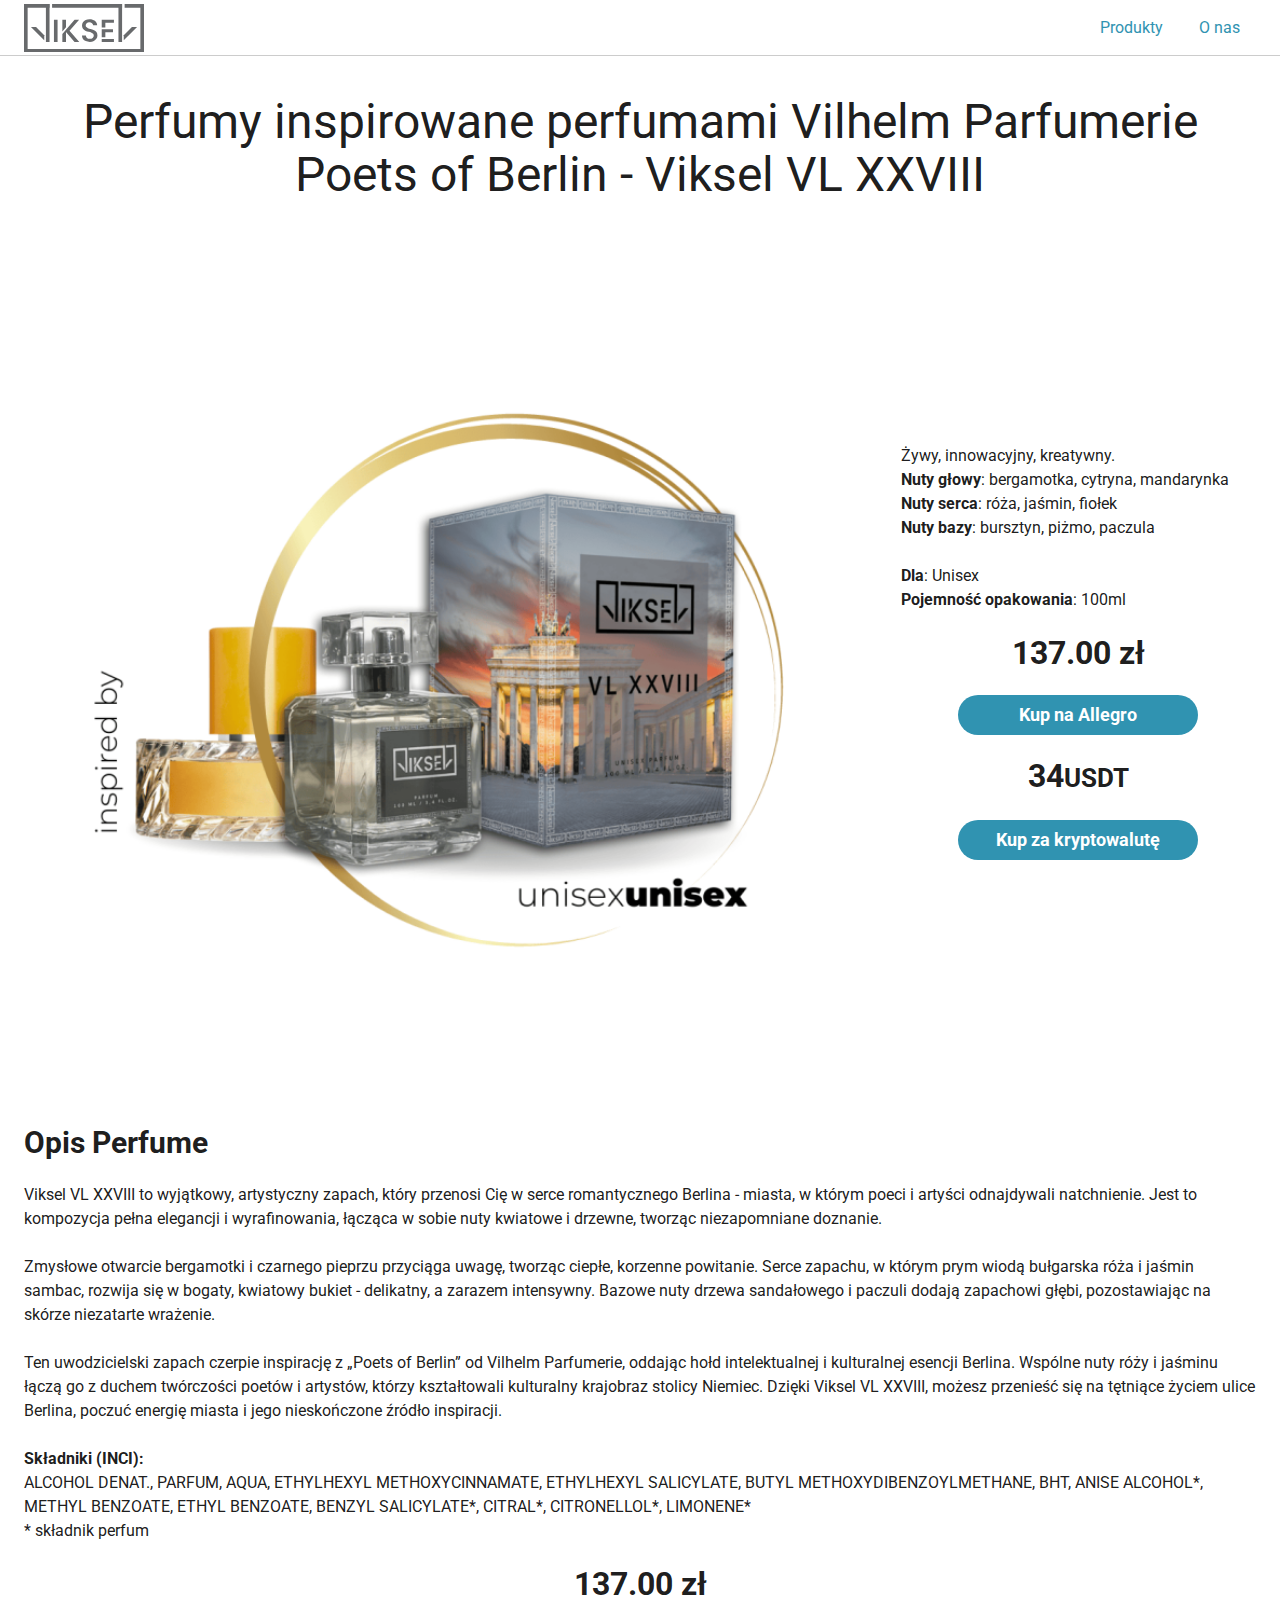
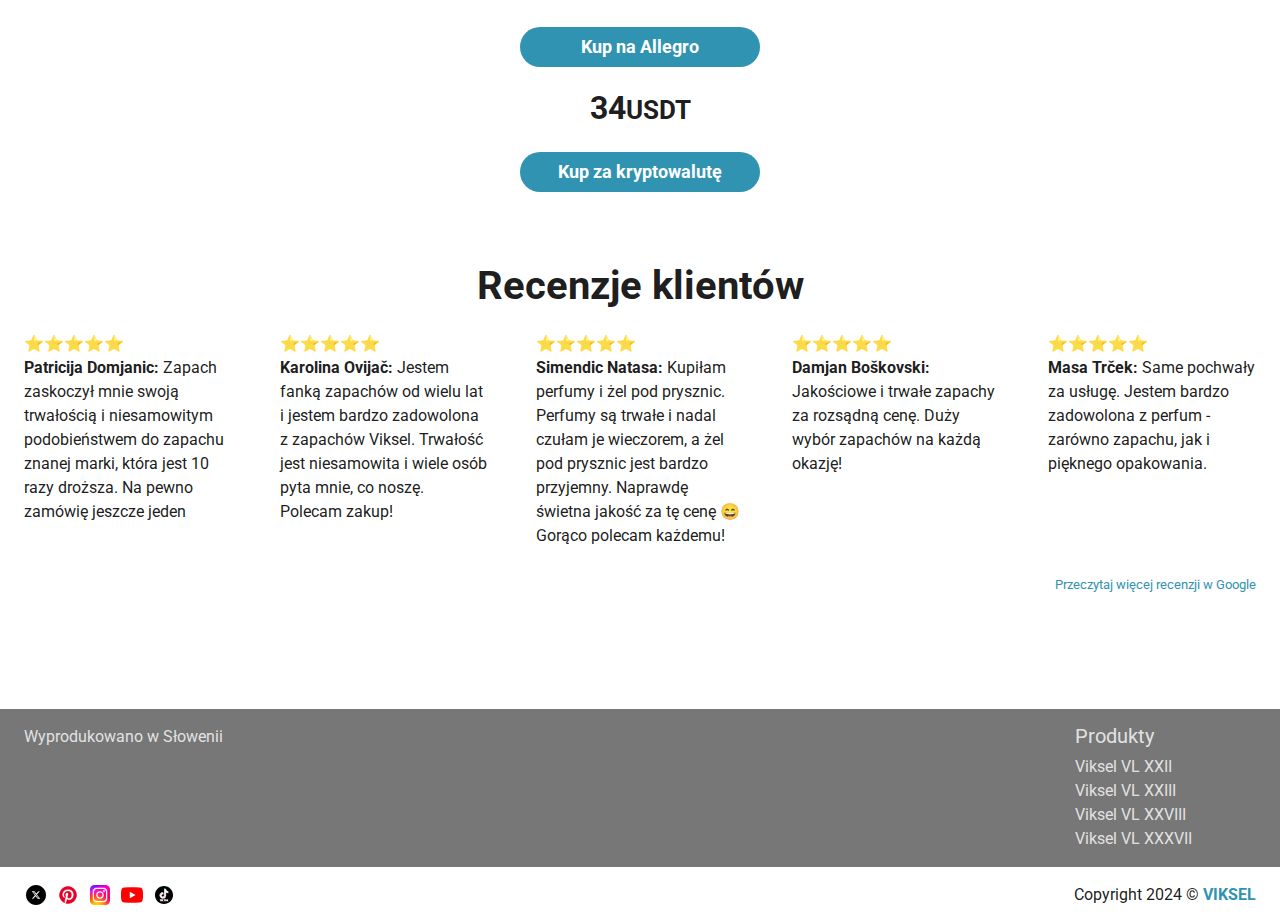
<file: products/xxviii/index.html>
<!DOCTYPE html>
<html lang="pl">
  <head>
    <meta charset="UTF-8" />
    <meta name="viewport" content="width=device-width, initial-scale=1.0" />
    <title>Viksel - VL XXVIII</title>
    <meta
      name="description"
      content="Perfumy inspirowane perfumami Vihelm parfumerie Poets of Berlin - Viksel VL XXVIII"
    />
    <meta
      name="keywords"
      content="Viksel w Polsce, Viksel, perfum, perfum Viksel, Viksel Perfume, ISO 27716, iso, Perfume Viksel VL XXVIII, Viksel VL XXVIII, VL XXVIII"
    />
    <!-- Styles -->
    <link
      rel="stylesheet"
      href="../../styles.css"
      type="text/css"
      media="all"
    />

    <link rel="apple-touch-icon" sizes="180x180" href="/apple-touch-icon.png" />
    <link rel="icon" type="image/png" sizes="32x32" href="/favicon-32x32.png" />
    <link rel="icon" type="image/png" sizes="16x16" href="/favicon-16x16.png" />
    <link rel="manifest" href="/site.webmanifest" />
    <link rel="mask-icon" href="/safari-pinned-tab.svg" color="#5bbad5" />
    <meta name="msapplication-TileColor" content="#da532c" />
    <meta name="theme-color" content="#ffffff" />
    <!-- Google tag (gtag.js) -->
    <script
      async
      src="https://www.googletagmanager.com/gtag/js?id=G-KKYJMCFBF2"
    ></script>
    <script>
      window.dataLayer = window.dataLayer || [];
      function gtag() {
        dataLayer.push(arguments);
      }
      gtag("js", new Date());

      gtag("config", "G-KKYJMCFBF2");
    </script>
    <script
      async
      src="https://pagead2.googlesyndication.com/pagead/js/adsbygoogle.js?client=ca-pub-0253913503679816"
      crossorigin="anonymous"
    ></script>
  </head>
  <body>
    <a class="skip-link screen-reader-text" href="#navigation"
      >Skip to navigation</a
    >
    <a class="skip-link screen-reader-text" href="#content">Skip to content</a>

    <div class="wrap">
      <header class="header">
        <a class="logo" href="/">Viksel w Polsce</a>
        <ul id="navigation" class="nav">
          <li>
            <a href="/products/" class="btn">Produkty</a>
          </li>
          <li><a href="/about-us/" class="btn">O nas</a></li>
        </ul>
      </header>
      <main>
        <div id="content" role="main" class="content">
          <h1 class="centered prod-title">
            Perfumy inspirowane perfumami Vilhelm Parfumerie Poets of Berlin -
            Viksel VL XXVIII
          </h1>
          <section class="section inner-product">
            <figure class="section-img">
              <img class="zoom" src="/XXVIII.png" alt="Viksel VL XXVIII" />
            </figure>
            <div class="item">
              <p>
                Żywy, innowacyjny, kreatywny.<br />
                <strong>Nuty głowy</strong>: bergamotka, cytryna, mandarynka<br />
                <strong>Nuty serca</strong>: róża, jaśmin, fiołek<br />
                <strong>Nuty bazy</strong>: bursztyn, piżmo, paczula
              </p>
              <p>
                <strong>Dla</strong>: Unisex<br />
                <strong>Pojemność opakowania</strong>: 100ml
              </p>
              <div class="price-box">
                <h2 class="price">137.00 zł</h2>
                <a
                  class="buy-bnt"
                  href="https://allegro.pl/oferta/viksel-vl-xxviii-16278753417"
                  title="Kup na Allegro Viksel VL XXVIII"
                  >Kup na Allegro</a
                >
                <h2 class="price">34<small>USDT</small></h2>
                <a
                  class="buy-bnt"
                  href="/crypto/"
                  title="Kup za kryptowalutę Viksel VL XXVIII"
                  >Kup za kryptowalutę</a
                >
              </div>
            </div>
          </section>
          <section class="product-description">
            <h3>Opis Perfume</h3>
            <p>
              Viksel VL XXVIII to wyjątkowy, artystyczny zapach, który przenosi
              Cię w serce romantycznego Berlina - miasta, w którym poeci i
              artyści odnajdywali natchnienie. Jest to kompozycja pełna
              elegancji i wyrafinowania, łącząca w sobie nuty kwiatowe i
              drzewne, tworząc niezapomniane doznanie.
            </p>

            <p>
              Zmysłowe otwarcie bergamotki i czarnego pieprzu przyciąga uwagę,
              tworząc ciepłe, korzenne powitanie. Serce zapachu, w którym prym
              wiodą bułgarska róża i jaśmin sambac, rozwija się w bogaty,
              kwiatowy bukiet - delikatny, a zarazem intensywny. Bazowe nuty
              drzewa sandałowego i paczuli dodają zapachowi głębi, pozostawiając
              na skórze niezatarte wrażenie.
            </p>

            <p>
              Ten uwodzicielski zapach czerpie inspirację z „Poets of Berlin” od
              Vilhelm Parfumerie, oddając hołd intelektualnej i kulturalnej
              esencji Berlina. Wspólne nuty róży i jaśminu łączą go z duchem
              twórczości poetów i artystów, którzy kształtowali kulturalny
              krajobraz stolicy Niemiec. Dzięki Viksel VL XXVIII, możesz
              przenieść się na tętniące życiem ulice Berlina, poczuć energię
              miasta i jego nieskończone źródło inspiracji.
            </p>
            <p>
              <strong>Składniki (INCI):</strong><br />
              ALCOHOL DENAT., PARFUM, AQUA, ETHYLHEXYL METHOXYCINNAMATE,
              ETHYLHEXYL SALICYLATE, BUTYL METHOXYDIBENZOYLMETHANE, BHT, ANISE
              ALCOHOL*, METHYL BENZOATE, ETHYL BENZOATE, BENZYL SALICYLATE*,
              CITRAL*, CITRONELLOL*, LIMONENE*<br />
              * składnik perfum
            </p>
            <div class="price-box">
              <h2 class="price">137.00 zł</h2>
              <a
                class="buy-bnt"
                href="https://allegro.pl/oferta/viksel-vl-xxviii-16278753417"
                title="Kup na Allegro Viksel VL XXVIII"
                >Kup na Allegro</a
              >
              <h2 class="price">34<small>USDT</small></h2>
              <a
                class="buy-bnt"
                href="/crypto/"
                title="Kup za kryptowalutę Viksel VL XXVIII"
                >Kup za kryptowalutę</a
              >
            </div>
          </section>
          <section class="reviews">
            <h2 class="centered">Recenzje klientów</h2>
            <div class="reviews-row">
              <div class="review">
                <span>⭐⭐⭐⭐⭐</span>
                <p>
                  <strong>Patricija Domjanic:</strong> Zapach zaskoczył mnie
                  swoją trwałością i niesamowitym podobieństwem do zapachu
                  znanej marki, która jest 10 razy droższa. Na pewno zamówię
                  jeszcze jeden
                </p>
              </div>
              <div class="review">
                <span>⭐⭐⭐⭐⭐</span>
                <p>
                  <strong>Karolina Ovijač:</strong> Jestem fanką zapachów od
                  wielu lat i jestem bardzo zadowolona z zapachów Viksel.
                  Trwałość jest niesamowita i wiele osób pyta mnie, co noszę.
                  Polecam zakup!
                </p>
              </div>
              <div class="review">
                <span>⭐⭐⭐⭐⭐</span>
                <p>
                  <strong>Simendic Natasa:</strong> Kupiłam perfumy i żel pod
                  prysznic. Perfumy są trwałe i nadal czułam je wieczorem, a żel
                  pod prysznic jest bardzo przyjemny. Naprawdę świetna jakość za
                  tę cenę 😄 Gorąco polecam każdemu!
                </p>
              </div>
              <div class="review">
                <span>⭐⭐⭐⭐⭐</span>
                <p>
                  <strong>Damjan Boškovski:</strong> Jakościowe i trwałe zapachy
                  za rozsądną cenę. Duży wybór zapachów na każdą okazję!
                </p>
              </div>
              <div class="review">
                <span>⭐⭐⭐⭐⭐</span>
                <p>
                  <strong>Masa Trček:</strong> Same pochwały za usługę. Jestem
                  bardzo zadowolona z perfum - zarówno zapachu, jak i pięknego
                  opakowania.
                </p>
              </div>
            </div>
            <p class="right-align">
              <small>
                <a
                  href="https://www.google.com/search?sa=X&hl=en-SI&sca_esv=7714a799c7b8016b&cs=1&tbm=lcl&sxsrf=ADLYWIJOWIzDX2thVyDf8TmzpMDhvzzjaw:1724240742965&q=Viksel+Reviews&rflfq=1&num=20&stick=H4sIAAAAAAAAAONgkxIxNDcyNjIwMzUyNzY2tLA0NTY1MN7AyPiKkS8sM7s4NUchKLUsM7W8eBErmgAAi5ZbTD0AAAA&rldimm=17232065273318953503&ved=2ahUKEwj1kfengYaIAxVQ87sIHb7PF9sQ9fQKegQIOhAF&biw=2560&bih=1271&dpr=1.5#lkt=LocalPoiReviews"
                  target="_blank"
                >
                  Przeczytaj więcej recenzji w Google
                </a>
              </small>
            </p>
          </section>
        </div>
        <footer id="footer" class="footer-wrapper">
          <div class="footer dark-footer between">
            <div class="textwidget">
              <p>Wyprodukowano w Słowenii</p>
            </div>
            <div class="textwidget">
              <h3>Produkty</h3>
              <ul>
                <li>
                  <a
                    href="/products/xxii/"
                    title="Perfumy inspirowane zapachem Louis Vuitton Turbulences"
                    >Viksel VL XXII</a
                  >
                </li>
                <li>
                  <a
                    href="/products/xxiii/"
                    title="Perfumy inspirowane twórczością Louis Vuitton Attrape-Rêves"
                    >Viksel VL XXIII</a
                  >
                </li>
                <li>
                  <a
                    href="/products/xxviii/"
                    title="Perfumy inspirowane perfumami Vilhelm Parfumerie Poets of Berlin"
                    >Viksel VL XXVIII</a
                  >
                </li>
                <li>
                  <a
                    href="/products/xxxvii/"
                    title="Perfumy inspirowane zapachem Hugo Boss"
                    >Viksel VL XXXVII</a
                  >
                </li>
              </ul>
            </div>
          </div>
          <div class="footer light-footer">
            <ul>
              <li>
                <a
                  target="_blank"
                  class="social x"
                  href="https://x.com/Old_Perfumer"
                  title="X Old Perfumer"
                >
                  <img src="/x.svg" alt="X Old Perfumer" />
                </a>
              </li>
              <li>
                <a
                  target="_blank"
                  class="social pinterest"
                  href="https://www.pinterest.com/vikselpl/"
                  title="Pinterest Viksel w Polsce"
                  ><img src="/pinterest.png" alt="pinterest"
                /></a>
              </li>
              <li>
                <a
                  target="_blank"
                  class="social insta"
                  href="https://www.instagram.com/viksel_w_polsce/"
                  title="Instagram Viksel w Polsce"
                >
                  <img src="/insta.png" alt="Instagram Viksel w Polsce" />
                </a>
              </li>
              <li>
                <a
                  target="_blank"
                  class="social youtube"
                  title="YouTube Old Perfumer"
                  href="https://www.youtube.com/channel/UCSzr4kF8k4hU25FbCslVG5Q"
                  ><img src="/youtube.png" alt="YouTube Old Perfumer"
                /></a>
              </li>
              <li>
                <a
                  target="_blank"
                  class="social tiktok"
                  title="TikTok Old Perfumer"
                  href="https://www.tiktok.com/@oldperfumer"
                  ><img src="/tiktok.svg" alt="TikTok Old Perfumer"
                /></a>
              </li>
            </ul>
            <div class="copyright-footer">
              Copyright 2024 ©
              <strong
                ><a href="https://viksel.com/" target="_blank" rel="nofollow"
                  >VIKSEL</a
                ></strong
              >
            </div>
          </div>
        </footer>
      </main>
    </div>
  </body>
</html>
</file>
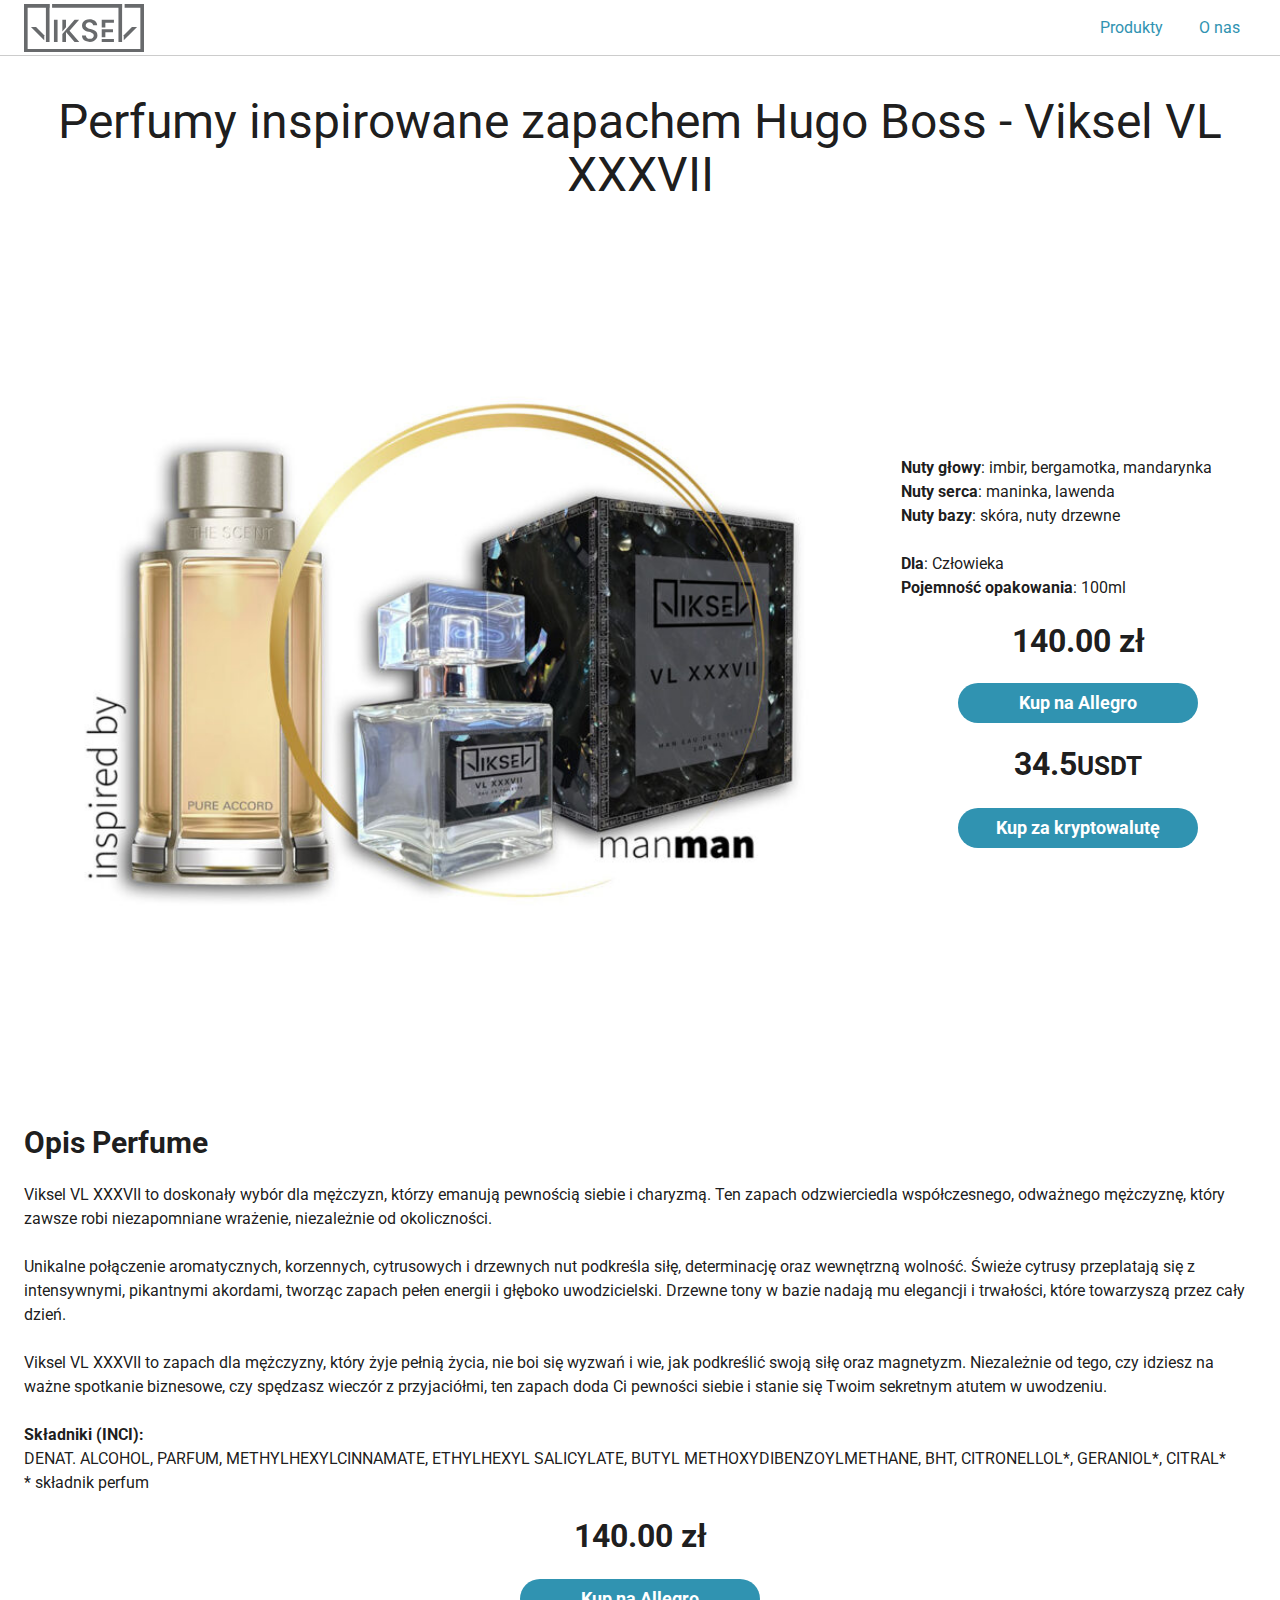
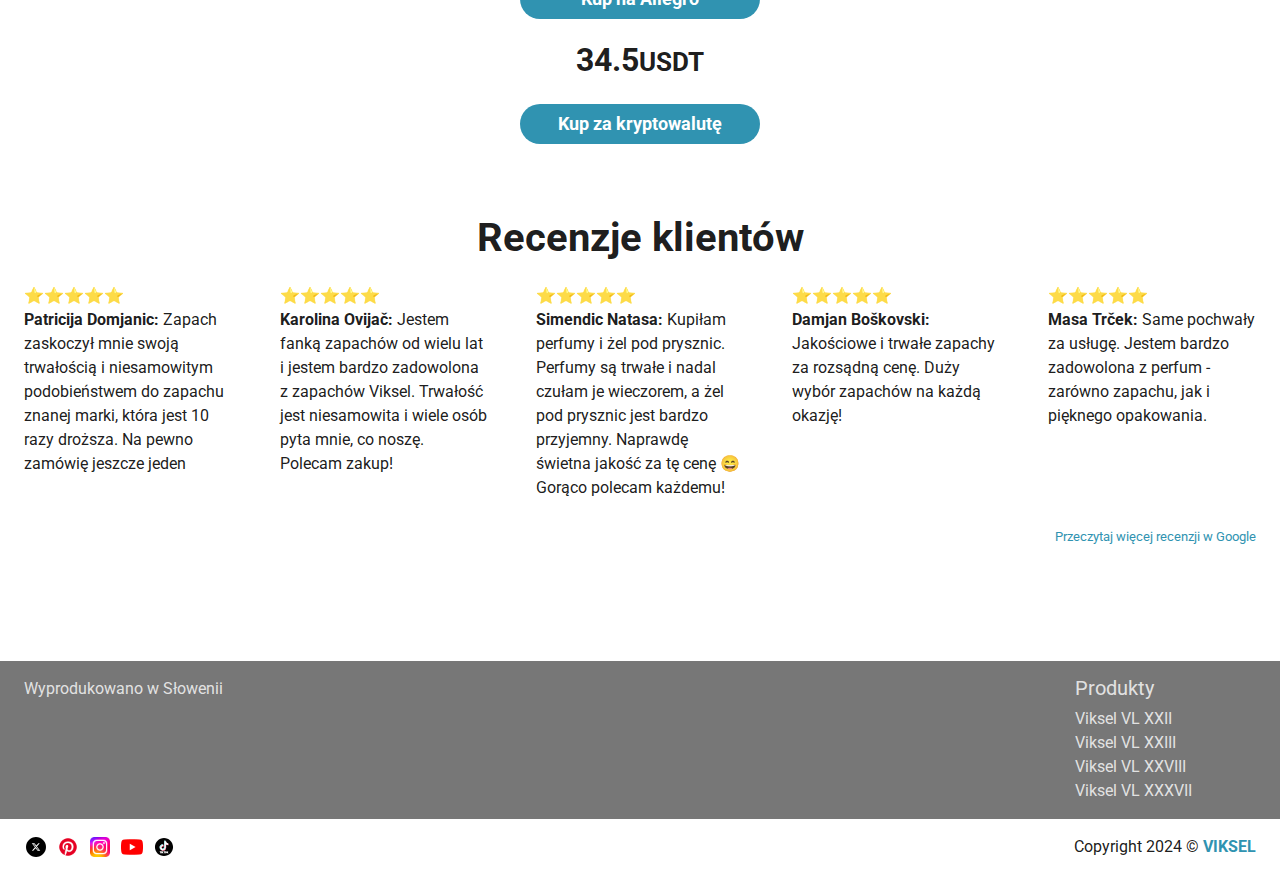
<file: products/xxxvii/index.html>
<!DOCTYPE html>
<html lang="pl">
  <head>
    <meta charset="UTF-8" />
    <meta name="viewport" content="width=device-width, initial-scale=1.0" />
    <title>Viksel - VL XXXVII</title>
    <meta
      name="description"
      content="Perfumy inspirowane zapachem Hugo Boss - Viksel VL XXXVII"
    />
    <meta
      name="keywords"
      content="Viksel w Polsce, Viksel, perfum, perfum Viksel, Viksel Perfume, ISO 27716, iso, Perfume Viksel VL XXVXII, Viksel VL XXXVII, VL XXXVII"
    />
    <!-- Styles -->
    <link
      rel="stylesheet"
      href="../../styles.css"
      type="text/css"
      media="all"
    />

    <link rel="apple-touch-icon" sizes="180x180" href="/apple-touch-icon.png" />
    <link rel="icon" type="image/png" sizes="32x32" href="/favicon-32x32.png" />
    <link rel="icon" type="image/png" sizes="16x16" href="/favicon-16x16.png" />
    <link rel="manifest" href="/site.webmanifest" />
    <link rel="mask-icon" href="/safari-pinned-tab.svg" color="#5bbad5" />
    <meta name="msapplication-TileColor" content="#da532c" />
    <meta name="theme-color" content="#ffffff" />
    <!-- Google tag (gtag.js) -->
    <script
      async
      src="https://www.googletagmanager.com/gtag/js?id=G-KKYJMCFBF2"
    ></script>
    <script>
      window.dataLayer = window.dataLayer || [];
      function gtag() {
        dataLayer.push(arguments);
      }

      gtag("js", new Date());

      gtag("config", "G-KKYJMCFBF2");
    </script>
    <script
      async
      src="https://pagead2.googlesyndication.com/pagead/js/adsbygoogle.js?client=ca-pub-0253913503679816"
      crossorigin="anonymous"
    ></script>
  </head>
  <body>
    <a class="skip-link screen-reader-text" href="#navigation"
      >Skip to navigation</a
    >
    <a class="skip-link screen-reader-text" href="#content">Skip to content</a>

    <div class="wrap">
      <header class="header">
        <a class="logo" href="/">Viksel w Polsce</a>
        <ul id="navigation" class="nav">
          <li>
            <a href="/products/" class="btn">Produkty</a>
          </li>
          <li><a href="/about-us/" class="btn">O nas</a></li>
        </ul>
      </header>
      <main>
        <div id="content" role="main" class="content">
          <h1 class="centered prod-title">
            Perfumy inspirowane zapachem Hugo Boss - Viksel VL XXXVII
          </h1>
          <section class="section inner-product">
            <figure class="section-img">
              <img class="zoom" src="/XXXVII.jpg" alt="Viksel VL XXXVII" />
            </figure>
            <div class="item">
              <p>
                <strong>Nuty głowy</strong>: imbir, bergamotka, mandarynka<br />
                <strong>Nuty serca</strong>: maninka, lawenda<br />
                <strong>Nuty bazy</strong>: skóra, nuty drzewne
              </p>
              <p>
                <strong>Dla</strong>: Człowieka<br />
                <strong>Pojemność opakowania</strong>: 100ml
              </p>
              <div class="price-box">
                <h2 class="price">140.00 zł</h2>
                <a
                  class="buy-bnt"
                  href="https://allegro.pl/oferta/wiking-vl-xxxvii-16296576593"
                  title="Kup na Allegro Viksel VL XXXVII"
                  >Kup na Allegro</a
                >
                <h2 class="price">34.5<small>USDT</small></h2>
                <a
                  class="buy-bnt"
                  href="/crypto/"
                  title="Kup za kryptowalutę Viksel VL XXXVII"
                  >Kup za kryptowalutę</a
                >
              </div>
            </div>
          </section>
          <section class="product-description">
            <h3>Opis Perfume</h3>
            <p>
              Viksel VL XXXVII to doskonały wybór dla mężczyzn, którzy emanują
              pewnością siebie i charyzmą. Ten zapach odzwierciedla
              współczesnego, odważnego mężczyznę, który zawsze robi
              niezapomniane wrażenie, niezależnie od okoliczności.
            </p>

            <p>
              Unikalne połączenie aromatycznych, korzennych, cytrusowych i
              drzewnych nut podkreśla siłę, determinację oraz wewnętrzną
              wolność. Świeże cytrusy przeplatają się z intensywnymi, pikantnymi
              akordami, tworząc zapach pełen energii i głęboko uwodzicielski.
              Drzewne tony w bazie nadają mu elegancji i trwałości, które
              towarzyszą przez cały dzień.
            </p>

            <p>
              Viksel VL XXXVII to zapach dla mężczyzny, który żyje pełnią życia,
              nie boi się wyzwań i wie, jak podkreślić swoją siłę oraz
              magnetyzm. Niezależnie od tego, czy idziesz na ważne spotkanie
              biznesowe, czy spędzasz wieczór z przyjaciółmi, ten zapach doda Ci
              pewności siebie i stanie się Twoim sekretnym atutem w uwodzeniu.
            </p>
            <p>
              <strong>Składniki (INCI):</strong><br />
              DENAT. ALCOHOL, PARFUM, METHYLHEXYLCINNAMATE, ETHYLHEXYL
              SALICYLATE, BUTYL METHOXYDIBENZOYLMETHANE, BHT, CITRONELLOL*,
              GERANIOL*, CITRAL*<br />
              * składnik perfum
            </p>
            <div class="price-box">
              <h2 class="price">140.00 zł</h2>
              <a
                class="buy-bnt"
                href="https://allegro.pl/oferta/wiking-vl-xxxvii-16296576593"
                title="Kup na Allegro Viksel VL XXXVII"
                >Kup na Allegro</a
              >
              <h2 class="price">34.5<small>USDT</small></h2>
              <a
                class="buy-bnt"
                href="/crypto/"
                title="Kup za kryptowalutę Viksel VL XXXVII"
                >Kup za kryptowalutę</a
              >
            </div>
          </section>
          <section class="reviews">
            <h2 class="centered">Recenzje klientów</h2>
            <div class="reviews-row">
              <div class="review">
                <span>⭐⭐⭐⭐⭐</span>
                <p>
                  <strong>Patricija Domjanic:</strong> Zapach zaskoczył mnie
                  swoją trwałością i niesamowitym podobieństwem do zapachu
                  znanej marki, która jest 10 razy droższa. Na pewno zamówię
                  jeszcze jeden
                </p>
              </div>
              <div class="review">
                <span>⭐⭐⭐⭐⭐</span>
                <p>
                  <strong>Karolina Ovijač:</strong> Jestem fanką zapachów od
                  wielu lat i jestem bardzo zadowolona z zapachów Viksel.
                  Trwałość jest niesamowita i wiele osób pyta mnie, co noszę.
                  Polecam zakup!
                </p>
              </div>
              <div class="review">
                <span>⭐⭐⭐⭐⭐</span>
                <p>
                  <strong>Simendic Natasa:</strong> Kupiłam perfumy i żel pod
                  prysznic. Perfumy są trwałe i nadal czułam je wieczorem, a żel
                  pod prysznic jest bardzo przyjemny. Naprawdę świetna jakość za
                  tę cenę 😄 Gorąco polecam każdemu!
                </p>
              </div>
              <div class="review">
                <span>⭐⭐⭐⭐⭐</span>
                <p>
                  <strong>Damjan Boškovski:</strong> Jakościowe i trwałe zapachy
                  za rozsądną cenę. Duży wybór zapachów na każdą okazję!
                </p>
              </div>
              <div class="review">
                <span>⭐⭐⭐⭐⭐</span>
                <p>
                  <strong>Masa Trček:</strong> Same pochwały za usługę. Jestem
                  bardzo zadowolona z perfum - zarówno zapachu, jak i pięknego
                  opakowania.
                </p>
              </div>
            </div>
            <p class="right-align">
              <small>
                <a
                  href="https://www.google.com/search?sa=X&hl=en-SI&sca_esv=7714a799c7b8016b&cs=1&tbm=lcl&sxsrf=ADLYWIJOWIzDX2thVyDf8TmzpMDhvzzjaw:1724240742965&q=Viksel+Reviews&rflfq=1&num=20&stick=H4sIAAAAAAAAAONgkxIxNDcyNjIwMzUyNzY2tLA0NTY1MN7AyPiKkS8sM7s4NUchKLUsM7W8eBErmgAAi5ZbTD0AAAA&rldimm=17232065273318953503&ved=2ahUKEwj1kfengYaIAxVQ87sIHb7PF9sQ9fQKegQIOhAF&biw=2560&bih=1271&dpr=1.5#lkt=LocalPoiReviews"
                  target="_blank"
                >
                  Przeczytaj więcej recenzji w Google
                </a>
              </small>
            </p>
          </section>
        </div>
        <footer id="footer" class="footer-wrapper">
          <div class="footer dark-footer between">
            <div class="textwidget">
              <p>Wyprodukowano w Słowenii</p>
            </div>
            <div class="textwidget">
              <h3>Produkty</h3>
              <ul>
                <li>
                  <a
                    href="/products/xxii/"
                    title="Perfumy inspirowane zapachem Louis Vuitton Turbulences"
                    >Viksel VL XXII</a
                  >
                </li>
                <li>
                  <a
                    href="/products/xxiii/"
                    title="Perfumy inspirowane twórczością Louis Vuitton Attrape-Rêves"
                    >Viksel VL XXIII</a
                  >
                </li>
                <li>
                  <a
                    href="/products/xxviii/"
                    title="Perfumy inspirowane perfumami Vilhelm Parfumerie Poets of Berlin"
                    >Viksel VL XXVIII</a
                  >
                </li>
                <li>
                  <a
                    href="/products/xxxvii/"
                    title="Perfumy inspirowane zapachem Hugo Boss"
                    >Viksel VL XXXVII</a
                  >
                </li>
              </ul>
            </div>
          </div>
          <div class="footer light-footer">
            <ul>
              <li>
                <a
                  target="_blank"
                  class="social x"
                  href="https://x.com/Old_Perfumer"
                  title="X Old Perfumer"
                >
                  <img src="/x.svg" alt="X Old Perfumer" />
                </a>
              </li>
              <li>
                <a
                  target="_blank"
                  class="social pinterest"
                  href="https://www.pinterest.com/vikselpl/"
                  title="Pinterest Viksel w Polsce"
                  ><img src="/pinterest.png" alt="pinterest"
                /></a>
              </li>
              <li>
                <a
                  target="_blank"
                  class="social insta"
                  href="https://www.instagram.com/viksel_w_polsce/"
                  title="Instagram Viksel w Polsce"
                >
                  <img src="/insta.png" alt="Instagram Viksel w Polsce" />
                </a>
              </li>
              <li>
                <a
                  target="_blank"
                  class="social youtube"
                  title="YouTube Old Perfumer"
                  href="https://www.youtube.com/channel/UCSzr4kF8k4hU25FbCslVG5Q"
                  ><img src="/youtube.png" alt="YouTube Old Perfumer"
                /></a>
              </li>
              <li>
                <a
                  target="_blank"
                  class="social tiktok"
                  title="TikTok Old Perfumer"
                  href="https://www.tiktok.com/@oldperfumer"
                  ><img src="/tiktok.svg" alt="TikTok Old Perfumer"
                /></a>
              </li>
            </ul>
            <div class="copyright-footer">
              Copyright 2024 ©
              <strong
                ><a href="https://viksel.com/" target="_blank" rel="nofollow"
                  >VIKSEL</a
                ></strong
              >
            </div>
          </div>
        </footer>
      </main>
    </div>
  </body>
</html>
</file>
<file: styles.css>
@import url("https://fonts.googleapis.com/css2?family=Roboto:ital,wght@0,400;0,700;1,400;1,700&display=swap");
*,
:after,
:before {
  box-sizing: border-box;
}

/* Document
   ========================================================================== */
/**
 * 1. Correct the line height in all browsers.
 * 2. Prevent adjustments of font size after orientation changes in iOS.
 */
html {
  line-height: 1.15; /* 1 */
  -webkit-text-size-adjust: 100%; /* 2 */
}

/* Sections
     ========================================================================== */
/**
   * Remove the margin in all browsers.
   */
body {
  margin: 0;
}

/**
   * Render the `main` element consistently in IE.
   */
main {
  display: block;
}

/**
   * Correct the font size and margin on `h1` elements within `section` and
   * `article` contexts in Chrome, Firefox, and Safari.
   */
h1 {
  font-size: 2em;
  margin: 0;
}

p,
h2,
h3 {
  margin: 0;
}

/* Grouping content
     ========================================================================== */
/**
   * 1. Add the correct box sizing in Firefox.
   * 2. Show the overflow in Edge and IE.
   */
hr {
  box-sizing: content-box; /* 1 */
  height: 0; /* 1 */
  overflow: visible; /* 2 */
}

/**
   * 1. Correct the inheritance and scaling of font size in all browsers.
   * 2. Correct the odd `em` font sizing in all browsers.
   */
pre {
  font-family: monospace, monospace; /* 1 */
  font-size: 1em; /* 2 */
}

/* Text-level semantics
     ========================================================================== */
/**
   * Remove the gray background on active links in IE 10.
   */
a {
  background-color: transparent;
}

/**
   * 1. Remove the bottom border in Chrome 57-
   * 2. Add the correct text decoration in Chrome, Edge, IE, Opera, and Safari.
   */
abbr[title] {
  border-bottom: none; /* 1 */
  text-decoration: underline; /* 2 */
  -webkit-text-decoration: underline dotted;
          text-decoration: underline dotted; /* 2 */
}

/**
   * Add the correct font weight in Chrome, Edge, and Safari.
   */
b,
strong {
  font-weight: bolder;
}

/**
   * 1. Correct the inheritance and scaling of font size in all browsers.
   * 2. Correct the odd `em` font sizing in all browsers.
   */
code,
kbd,
samp {
  font-family: monospace, monospace; /* 1 */
  font-size: 1em; /* 2 */
}

/**
   * Add the correct font size in all browsers.
   */
small {
  font-size: 80%;
}

/**
   * Prevent `sub` and `sup` elements from affecting the line height in
   * all browsers.
   */
sub,
sup {
  font-size: 75%;
  line-height: 0;
  position: relative;
  vertical-align: baseline;
}

sub {
  bottom: -0.25em;
}

sup {
  top: -0.5em;
}

/* Embedded content
     ========================================================================== */
/**
   * Remove the border on images inside links in IE 10.
   */
img {
  border-style: none;
}

/* Forms
     ========================================================================== */
/**
   * 1. Change the font styles in all browsers.
   * 2. Remove the margin in Firefox and Safari.
   */
button,
input,
optgroup,
select,
textarea {
  font-family: inherit; /* 1 */
  font-size: 100%; /* 1 */
  line-height: 1.15; /* 1 */
  margin: 0; /* 2 */
}

/**
   * Show the overflow in IE.
   * 1. Show the overflow in Edge.
   */
button,
input {
  /* 1 */
  overflow: visible;
}

/**
   * Remove the inheritance of text transform in Edge, Firefox, and IE.
   * 1. Remove the inheritance of text transform in Firefox.
   */
button,
select {
  /* 1 */
  text-transform: none;
}

/**
   * Correct the inability to style clickable types in iOS and Safari.
   */
button,
[type=button],
[type=reset],
[type=submit] {
  -webkit-appearance: button;
}

/**
   * Remove the inner border and padding in Firefox.
   */
button::-moz-focus-inner,
[type=button]::-moz-focus-inner,
[type=reset]::-moz-focus-inner,
[type=submit]::-moz-focus-inner {
  border-style: none;
  padding: 0;
}

/**
   * Restore the focus styles unset by the previous rule.
   */
button:-moz-focusring,
[type=button]:-moz-focusring,
[type=reset]:-moz-focusring,
[type=submit]:-moz-focusring {
  outline: 1px dotted ButtonText;
}

/**
   * Correct the padding in Firefox.
   */
fieldset {
  padding: 0.35em 0.75em 0.625em;
}

/**
   * 1. Correct the text wrapping in Edge and IE.
   * 2. Correct the color inheritance from `fieldset` elements in IE.
   * 3. Remove the padding so developers are not caught out when they zero out
   *    `fieldset` elements in all browsers.
   */
legend {
  box-sizing: border-box; /* 1 */
  color: inherit; /* 2 */
  display: table; /* 1 */
  max-width: 100%; /* 1 */
  padding: 0; /* 3 */
  white-space: normal; /* 1 */
}

/**
   * Add the correct vertical alignment in Chrome, Firefox, and Opera.
   */
progress {
  vertical-align: baseline;
}

/**
   * Remove the default vertical scrollbar in IE 10+.
   */
textarea {
  overflow: auto;
}

/**
   * 1. Add the correct box sizing in IE 10.
   * 2. Remove the padding in IE 10.
   */
[type=checkbox],
[type=radio] {
  box-sizing: border-box; /* 1 */
  padding: 0; /* 2 */
}

/**
   * Correct the cursor style of increment and decrement buttons in Chrome.
   */
[type=number]::-webkit-inner-spin-button,
[type=number]::-webkit-outer-spin-button {
  height: auto;
}

/**
   * 1. Correct the odd appearance in Chrome and Safari.
   * 2. Correct the outline style in Safari.
   */
[type=search] {
  -webkit-appearance: textfield; /* 1 */
  outline-offset: -2px; /* 2 */
}

/**
   * Remove the inner padding in Chrome and Safari on macOS.
   */
[type=search]::-webkit-search-decoration {
  -webkit-appearance: none;
}

/**
   * 1. Correct the inability to style clickable types in iOS and Safari.
   * 2. Change font properties to `inherit` in Safari.
   */
::-webkit-file-upload-button {
  -webkit-appearance: button; /* 1 */
  font: inherit; /* 2 */
}

/* Interactive
     ========================================================================== */
/*
   * Add the correct display in Edge, IE 10+, and Firefox.
   */
details {
  display: block;
}

/*
   * Add the correct display in all browsers.
   */
summary {
  display: list-item;
}

/* Misc
     ========================================================================== */
/**
   * Add the correct display in IE 10+.
   */
template {
  display: none;
}

/**
   * Add the correct display in IE 10.
   */
[hidden] {
  display: none;
}

body {
  color: rgba(0, 0, 0, 0.9);
  background-color: #fff;
  font-family: "Roboto", sans-serif;
  font-size: 16px;
  line-height: 24px;
  min-width: 360px;
}

.skip-link {
  border: 0;
  padding: 0;
  margin: 0;
  position: absolute !important;
  height: 1px;
  width: 1px;
  left: -9898px;
  text-indent: -9898px !important;
  display: block !important;
  overflow: hidden;
  clip: rect(1px, 1px, 1px, 1px); /*maybe deprecated but we need to support legacy browsers */
  -webkit-clip-path: inset(50%);
          clip-path: inset(50%); /*modern browsers, clip-path works inwards from each corner*/
  white-space: nowrap; /* added line to stop words getting smushed together (as they go onto seperate lines and some screen readers do not understand line feeds as a space */
}

a {
  color: #3093b1;
  text-decoration: none;
}
@media screen and (min-width: 1024px) {
  a {
    transition: all 0.25s;
  }
  a:hover {
    text-decoration: underline;
    color: #1b6f89;
    transform: scale(1.035);
  }
}
a.social {
  display: block;
}
@media screen and (min-width: 1024px) {
  a.social {
    transition: all 0.25s;
  }
  a.social:hover {
    transform: scale(1.035);
  }
}
a.social svg,
a.social img {
  display: block;
  width: 24px;
  height: 24px;
}
a.social.x svg,
a.social.x img, a.social.insta svg,
a.social.insta img {
  width: 20px;
  height: 20px;
  margin: 2px;
}
a.buy-bnt {
  background: #3093b1;
  text-decoration: none;
  border-radius: 20px;
  height: 40px;
  display: block;
  color: #fff;
  font-size: 18px;
  font-weight: bold;
  line-height: 40px;
  width: 240px;
  margin: 0 auto 24px;
  text-align: center;
}
@media screen and (min-width: 1024px) {
  a.buy-bnt:hover {
    text-decoration: none;
    color: #fff;
    transform: scale(1.035);
    background-color: #1b6f89;
    box-shadow: -1px 1px 2px 4px rgba(0, 0, 0, 0.2);
  }
}

p {
  padding: 0 0 24px;
}

ul,
ol {
  margin: 0;
  padding: 0 0 24px 32px;
}

h1,
h2,
h3 {
  padding: 0 0 24px;
  line-height: 110%;
}

h1 {
  font-size: 56px;
  font-weight: normal;
  padding-bottom: 48px;
}
@media screen and (max-width: 1024px) {
  h1 {
    font-size: 48px;
    padding-bottom: 24px;
  }
}
h1.prod-title {
  font-size: 48px;
}
@media screen and (max-width: 1024px) {
  h1.prod-title {
    font-size: 28px;
  }
}

h2 {
  font-size: 40px;
}
@media screen and (max-width: 1024px) {
  h2 {
    font-size: 28px;
    text-align: center;
  }
}
h2.price {
  font-size: 32px;
  text-align: center;
  padding: 0 0 24px;
}
h2.price s {
  color: rgba(0, 0, 0, 0.6);
}

h3 {
  font-size: 30px;
}
@media screen and (max-width: 1024px) {
  h3 {
    font-size: 20px;
  }
}

.centered {
  text-align: center;
}

.right-align {
  text-align: right;
}

.bigger {
  font-size: 20px;
  line-height: 28px;
}

.btn {
  display: block;
  border-radius: 4px;
  padding: 8px 16px;
  line-height: 24px;
  height: 40px;
}
.btn:hover {
  color: #fff;
  background: #1b6f89;
  text-decoration: none;
}

@media screen and (min-width: 1024px) {
  .zoom {
    transition: transform 0.3s;
  }
  .zoom:hover {
    transform: scale(1.035);
  }
}
.price-label {
  position: absolute;
  display: block;
  font-weight: bold;
  background: url(price.png) no-repeat;
  background-size: cover;
  text-align: center;
  top: 2.5%;
  left: 2.5%;
  width: 150px;
  height: 109px;
  line-height: 116px;
  font-size: 24px;
}
.price-label small {
  font-size: 14px;
}

.wrap {
  width: 100%;
  padding: 56px 0 0;
}
.wrap .header {
  height: 56px;
  width: 100%;
  position: fixed;
  justify-content: end;
  display: flex;
  top: 0;
  right: 0;
  bottom: 0;
  padding: 0 24px;
  background: #fff;
  border-bottom: 1px solid rgba(0, 0, 0, 0.2);
  z-index: 100500;
}
.wrap .header .logo {
  position: absolute;
  left: 24px;
  top: 4px;
  text-indent: -9898px;
  overflow: hidden;
  display: block;
  height: 48px;
  width: 120px;
  background: url("logo.svg");
  background-size: cover;
}
.wrap .header .nav {
  margin: 0;
  padding: 8px 0;
  list-style: none;
  display: flex;
  gap: 4px;
}

.main-img {
  width: 100%;
  display: flex;
  align-items: center;
  justify-content: center;
  height: 640px;
  background-image: url(mai-img.jpg);
  background-attachment: fixed;
  background-position: center;
  background-repeat: no-repeat;
  background-size: cover;
  margin-bottom: 48px;
  position: relative;
}
.main-img:before {
  content: "";
  position: absolute;
  left: 0;
  right: 0;
  top: 0;
  bottom: 0;
  background: rgba(0, 0, 0, 0.25);
}
@media screen and (max-width: 600px) {
  .main-img {
    height: 480px;
    margin-bottom: 24px;
  }
}
.main-img .img-title {
  background-image: url(home-img.png);
  background-size: cover;
  width: 600px;
  height: 600px;
  display: flex;
  align-items: end;
  justify-content: center;
  color: #fff;
  position: relative;
  z-index: 1;
}
@media screen and (max-width: 600px) {
  .main-img .img-title {
    width: 360px;
    height: 360px;
  }
}
.main-img .img-title h1 {
  font-size: 64px;
  letter-spacing: 8px;
  text-align: center;
  line-height: 100%;
  text-shadow: 4px 4px 2px rgba(0, 0, 0, 0.6);
  padding: 0;
}
@media screen and (max-width: 600px) {
  .main-img .img-title h1 {
    font-size: 48px;
    padding: 0 16px;
  }
}
.main-img .img-title h1 small {
  display: block;
  font-size: 24px;
  line-height: 120%;
}
@media screen and (max-width: 600px) {
  .main-img .img-title h1 small {
    font-size: 20px;
  }
}

.main-product-img {
  margin: 0;
  padding: 0 0 48px;
  width: 100%;
}
.main-product-img img {
  display: block;
  width: 100%;
}

main .content {
  padding: 40px 24px;
  max-width: 1440px;
  margin: 0 auto;
}
main .product-description {
  padding: 0 0 48px;
}
@media screen and (max-width: 1024px) {
  main .product-description {
    padding-bottom: 24px;
  }
}
main .section {
  padding: 0 0 96px;
  display: flex;
  gap: 48px;
  align-items: center;
}
main .section.single {
  justify-content: center;
  gap: 0;
}
main .section.single .item iframe {
  width: 100%;
}
@media screen and (max-width: 1280px) {
  main .section {
    padding: 0 0 48px;
  }
}
@media screen and (max-width: 1024px) {
  main .section {
    flex-direction: column;
    padding: 0 0 24px;
    gap: 24px;
  }
  main .section.flex-reverse {
    flex-direction: column-reverse;
  }
}
main .section.a-p {
  padding-top: 48px;
}
@media screen and (max-width: 1024px) {
  main .section.a-p {
    padding-top: 24px;
  }
}
main .section .item {
  width: 50%;
}
@media screen and (max-width: 1024px) {
  main .section .item {
    width: 100%;
  }
}
main .section .centered_item {
  width: 75%;
  margin: 0 auto;
}
@media screen and (max-width: 1024px) {
  main .section .centered_item {
    width: 100%;
  }
}
main .section figure {
  margin: 0;
}
main .section figure.img-p {
  padding: 48px;
}
@media screen and (max-width: 1024px) {
  main .section figure.img-p {
    padding: 0 0 24px;
  }
}
main .section figure.section-img {
  width: 50%;
}
@media screen and (max-width: 1024px) {
  main .section figure.section-img {
    width: 100%;
  }
}
main .section figure.section-img iframe {
  display: block;
  width: 100% !important;
}
main .section figure.section-img img {
  display: block;
  width: 100%;
  border-radius: 16px;
}
main .section.inner-product .item {
  width: 30%;
}
@media screen and (max-width: 1024px) {
  main .section.inner-product .item {
    width: 100%;
  }
}
main .section.inner-product figure.section-img {
  width: 70%;
}
@media screen and (max-width: 1024px) {
  main .section.inner-product figure.section-img {
    width: 100%;
  }
}
main .products {
  display: flex;
  gap: 24px;
  flex-wrap: wrap;
  justify-content: space-between;
  padding-bottom: 96px;
}
@media screen and (max-width: 1280px) {
  main .products {
    padding: 0 0 48px;
  }
}
@media screen and (max-width: 1024px) {
  main .products {
    padding-bottom: 24px;
  }
}
@media screen and (max-width: 600px) {
  main .products {
    flex-direction: column;
  }
}
main .products .product-card {
  max-width: 23%;
  width: 100%;
  position: relative;
  display: block;
  padding: 16px;
  background: #fff;
  border-radius: 8px;
  color: rgba(0, 0, 0, 0.9);
}
@media screen and (max-width: 1024px) {
  main .products .product-card {
    max-width: 47%;
  }
}
@media screen and (max-width: 600px) {
  main .products .product-card {
    max-width: 100%;
  }
}
@media screen and (max-width: 1024px) {
  main .products .product-card {
    border: 1px solid rgba(0, 0, 0, 0.15);
  }
}
@media screen and (min-width: 1024px) {
  main .products .product-card:hover {
    box-shadow: -1px 1px 5px 10px rgba(0, 0, 0, 0.2);
    text-decoration: none;
  }
  main .products .product-card:hover .price-label {
    animation: shake 0.5s;
    animation-iteration-count: infinite;
  }
}
main .products .product-card figure {
  margin: 0;
}
main .products .product-card figure img {
  display: block;
  width: 100%;
}
main .products .product-card h2 {
  text-align: center;
  font-weight: normal;
  padding: 0 16px 16px;
  font-size: 20px;
}
@media screen and (max-width: 600px) {
  main .products .product-card h2 {
    font-size: 24px;
  }
}
main .footer-wrapper {
  width: 100%;
}
main .footer-wrapper .footer {
  width: 100%;
  display: flex;
  align-items: center;
  padding: 16px 24px;
}
main .footer-wrapper .footer.between {
  justify-content: space-between;
}
@media screen and (max-width: 600px) {
  main .footer-wrapper .footer.between {
    justify-content: flex-start;
    flex-wrap: wrap;
  }
}
@media screen and (max-width: 1024px) {
  main .footer-wrapper .footer {
    padding: 16px;
  }
}
main .footer-wrapper .dark-footer {
  color: rgba(255, 255, 255, 0.8);
  background-color: #777;
  align-items: start;
}
main .footer-wrapper .dark-footer p {
  padding: 0;
}
@media screen and (max-width: 600px) {
  main .footer-wrapper .dark-footer p {
    padding: 0 0 16px;
  }
}
main .footer-wrapper .dark-footer a {
  color: rgba(255, 255, 255, 0.8);
}
main .footer-wrapper .light-footer {
  justify-content: space-between;
}
main .footer-wrapper .light-footer ul {
  margin: 0;
  padding: 0;
  display: flex;
  list-style: none;
  gap: 8px;
}

.textwidget {
  min-width: 181px;
}
.textwidget h3 {
  padding-bottom: 8px;
  font-size: 20px;
  font-weight: normal;
}
.textwidget ul {
  padding: 0;
  list-style: none;
}
@media screen and (max-width: 600px) {
  .textwidget {
    width: 100%;
  }
}

.reviews {
  padding: 0 0 48px;
}
@media screen and (max-width: 1024px) {
  .reviews {
    padding: 0 0 24px;
  }
}
.reviews .reviews-row {
  display: flex;
  gap: 48px;
}
@media screen and (max-width: 1024px) {
  .reviews .reviews-row {
    flex-wrap: wrap;
    gap: 24px;
    justify-content: center;
  }
}
.reviews .reviews-row .review {
  width: 20%;
}
@media screen and (max-width: 1024px) {
  .reviews .reviews-row .review {
    width: 33%;
  }
}
@media screen and (max-width: 720px) {
  .reviews .reviews-row .review {
    width: 50%;
  }
}
@media screen and (max-width: 480px) {
  .reviews .reviews-row .review {
    width: 100%;
  }
}

@keyframes shake {
  0% {
    transform: translate(1px, 1px) rotate(0deg);
  }
  10% {
    transform: translate(-1px, -2px) rotate(-1deg);
  }
  20% {
    transform: translate(-3px, 0px) rotate(1deg);
  }
  30% {
    transform: translate(3px, 2px) rotate(0deg);
  }
  40% {
    transform: translate(1px, -1px) rotate(1deg);
  }
  50% {
    transform: translate(-1px, 2px) rotate(-1deg);
  }
  60% {
    transform: translate(-3px, 1px) rotate(0deg);
  }
  70% {
    transform: translate(3px, 1px) rotate(-1deg);
  }
  80% {
    transform: translate(-1px, -1px) rotate(1deg);
  }
  90% {
    transform: translate(1px, 2px) rotate(0deg);
  }
  100% {
    transform: translate(1px, -2px) rotate(-1deg);
  }
}/*# sourceMappingURL=styles.css.map */
</file>
